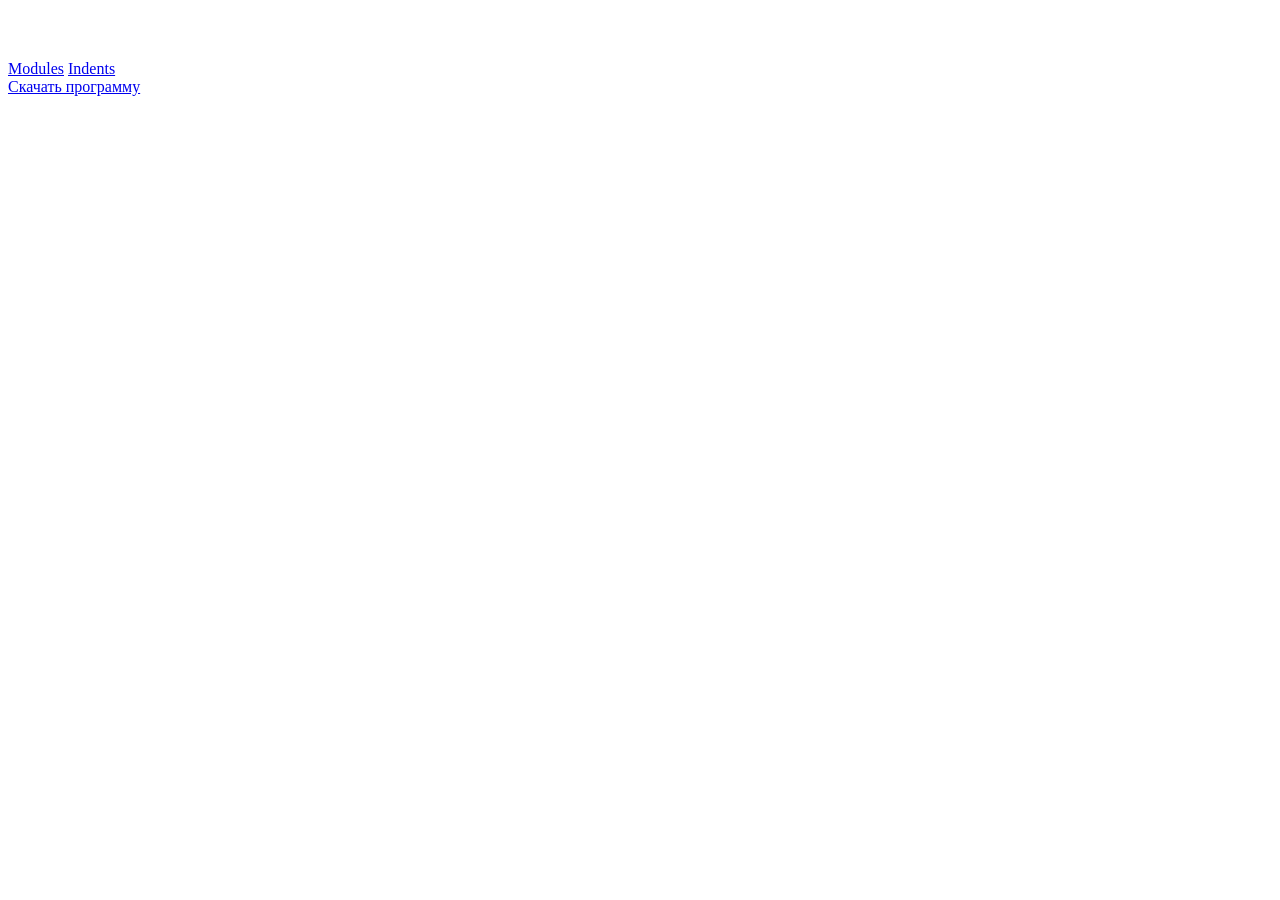
<file: Практическая работа 2/index.html>
<!DOCTYPE html>
<html lang="ru">

<head>
    <meta charset="UTF-8">
    <meta name="viewport" content="width=device-width, initial-scale=1.0">
    <title>Document</title>
</head>

<body>
    <a href="https://skillbox.ru">
        <img src="img/logo-light.png" alt="Skillbox">
    </a>
    <br>
    <a href="modules.html">Modules</a>
    <a href="article.html">Indents</a>
    <br>
    <a href="skillbox.docx" download>Скачать программу</a>
</body>

</html>
</file>
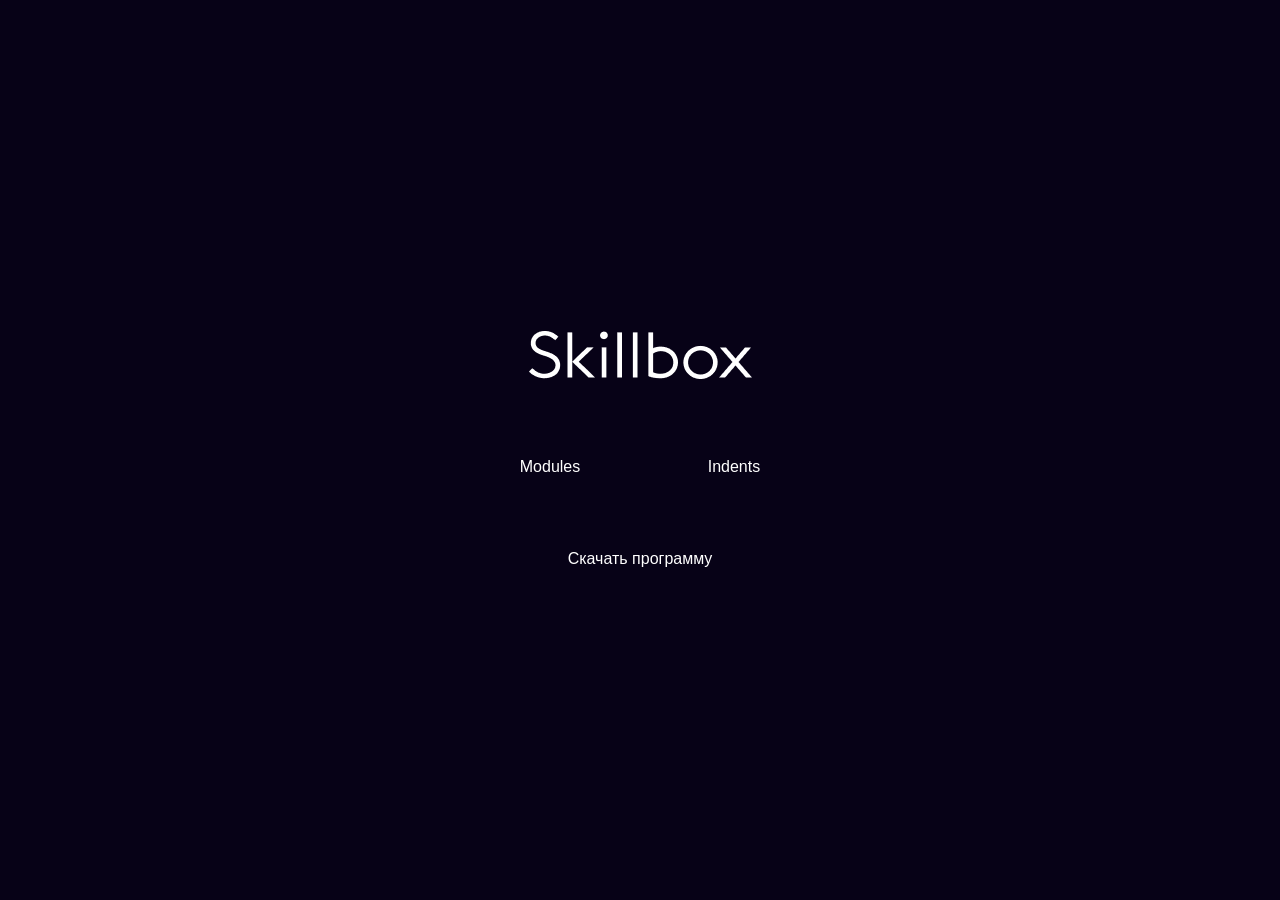
<file: Практическая работа 3/index.html>
<!DOCTYPE html>
<html lang="ru">

<head>
    <meta charset="UTF-8">
    <meta name="viewport" content="width=device-width, initial-scale=1.0">
    <title>Document</title>
    <link rel="stylesheet" href="css/normalize.css">
    <link rel="stylesheet" href="css/style.css">
</head>

<body>
  <div class="main-content">
    <a href="https://skillbox.ru">
      <img class="logo" src="img/logo-light.png" alt="Skillbox">
    </a>
    <div class="links">
      <a class="link" href="modules.html">Modules</a>
      <a class="link" href="article.html">Indents</a>
    </div>
    <a href="skillbox.docx" download>Скачать программу</a>
  </div>
</body>

</html>
</file>
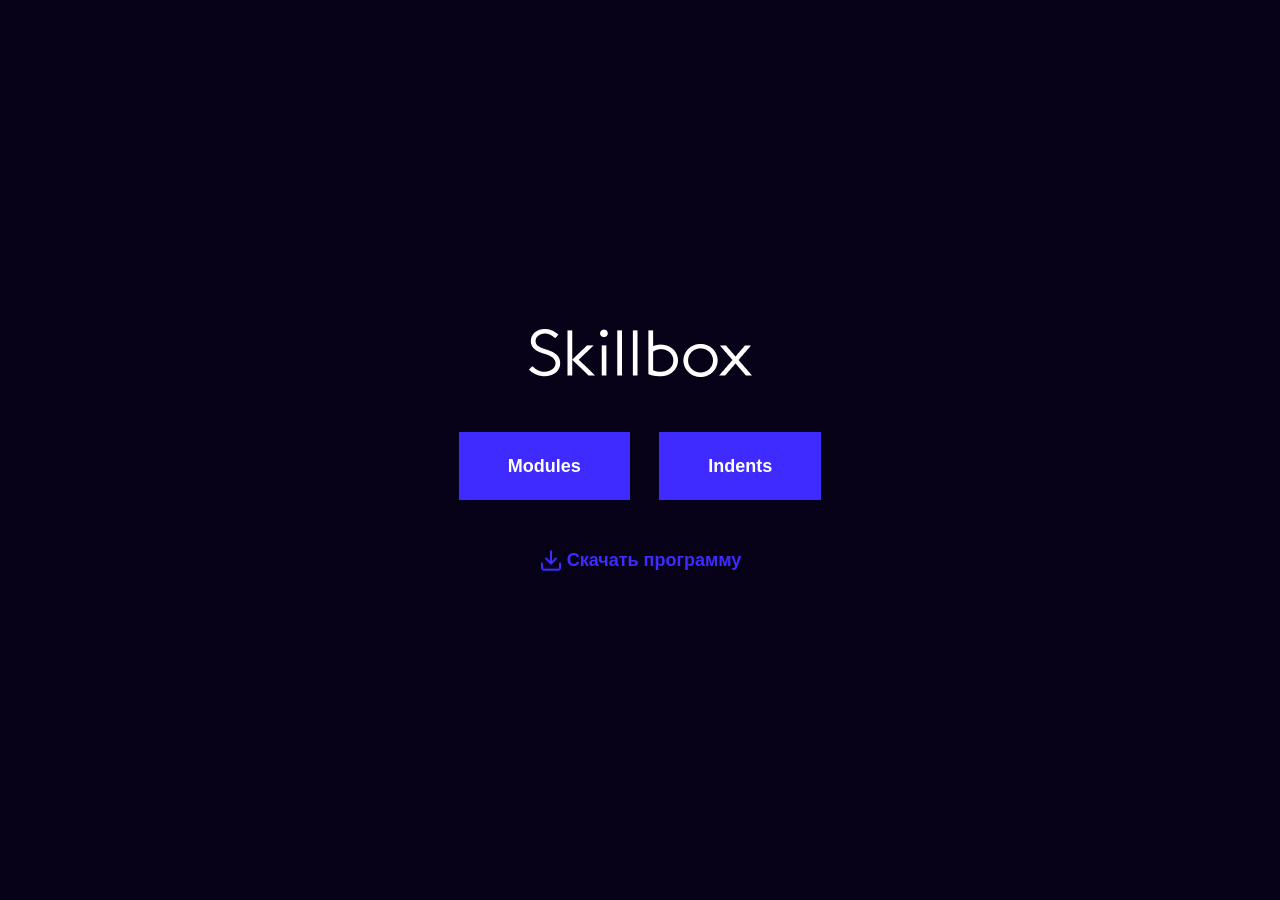
<file: Практическая работа 4/index.html>
<!DOCTYPE html>
<html lang="ru">

<head>
    <meta charset="UTF-8">
    <meta name="viewport" content="width=device-width, initial-scale=1.0">
    <title>Document</title>
    <link rel="stylesheet" href="css/normalize.css">
    <link rel="stylesheet" href="css/style.css">
</head>

<body>
  <div class="main-content">
    <a href="https://skillbox.ru">
      <img class="logo" src="img/logo-light.png" alt="Skillbox">
    </a>
    <div class="links">
      <a class="link" href="modules.html">Modules</a>
      <a class="link" href="article.html">Indents</a>
    </div>
    <a href="skillbox.docx" download class="download-link">Скачать программу</a>
</div>
</body>

</html>
</file>
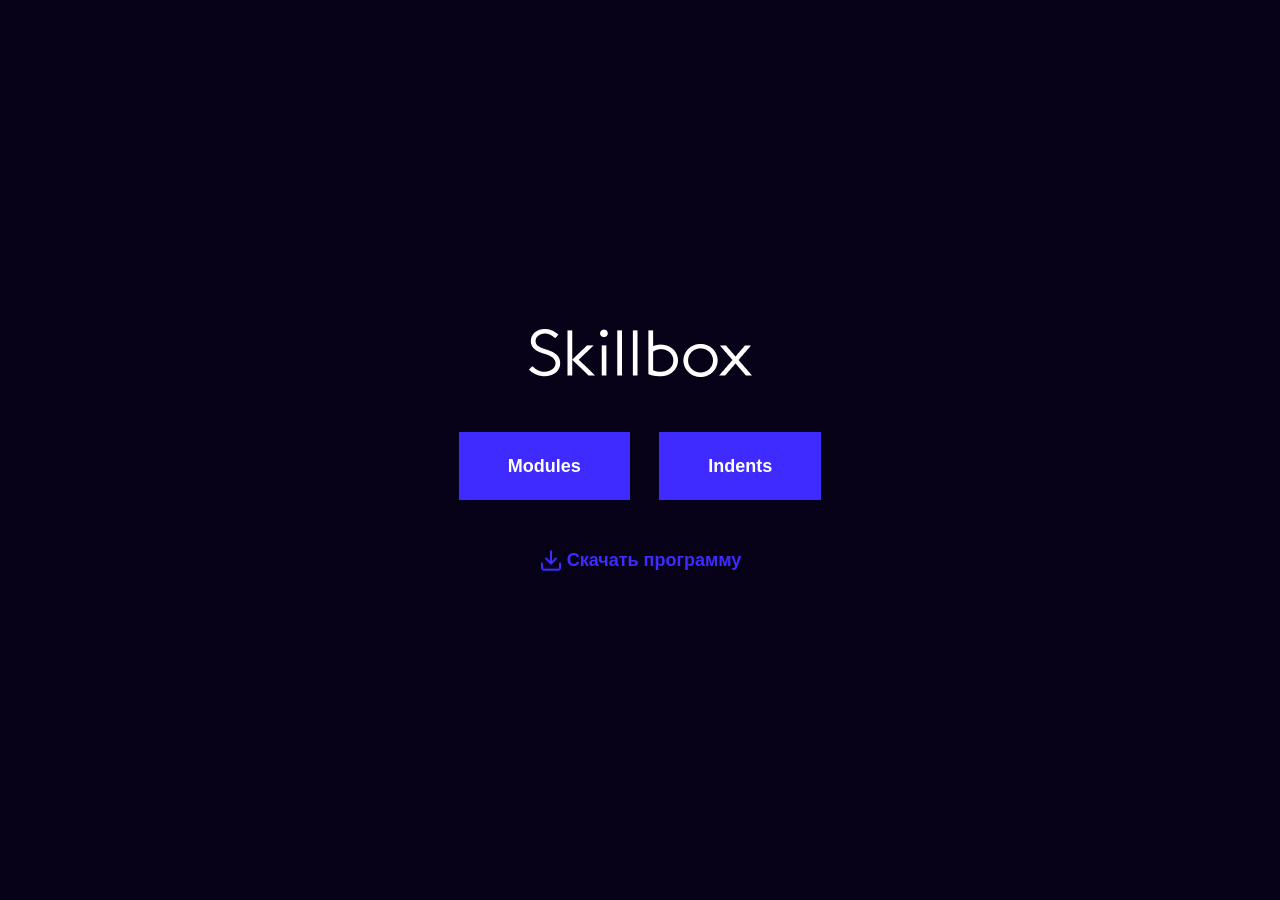
<file: Практическая работа 5/index.html>
<!DOCTYPE html>
<html lang="ru">

<head>
    <meta charset="UTF-8">
    <meta name="viewport" content="width=device-width, initial-scale=1.0">
    <title>Document</title>
    <link rel="stylesheet" href="css/normalize.css">
    <link rel="stylesheet" href="css/style.css">
</head>

<body>
  <div class="main-content">
   <a href="https://skillbox.ru">
      <img class="logo" src="img/logo-light.png" alt="Skillbox">
    </a>
    <div class="links">
      <a class="link" href="modules.html">Modules</a>
      <a class="link" href="article.html">Indents</a>
    </div>
    <a href="skillbox.docx" download class="download-link">Скачать программу</a>
 </div>
</body>

</html>
</file>
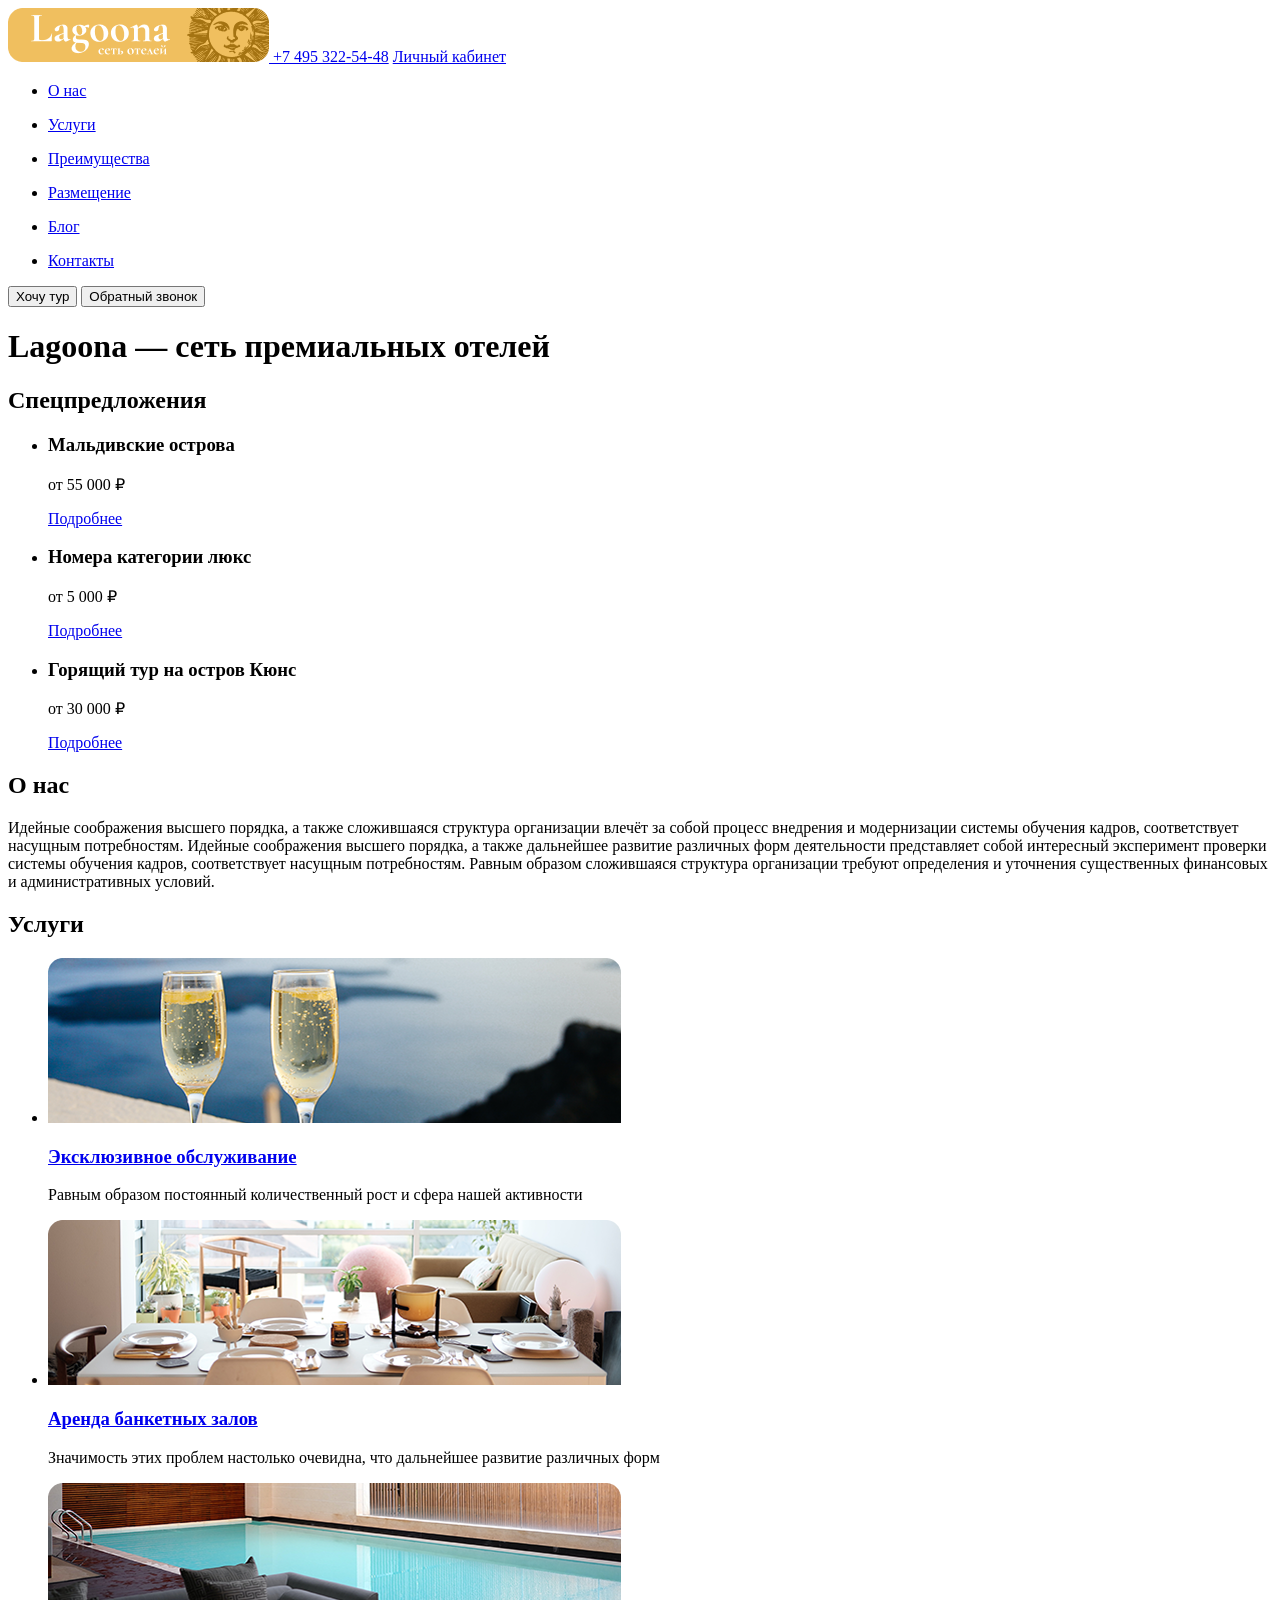
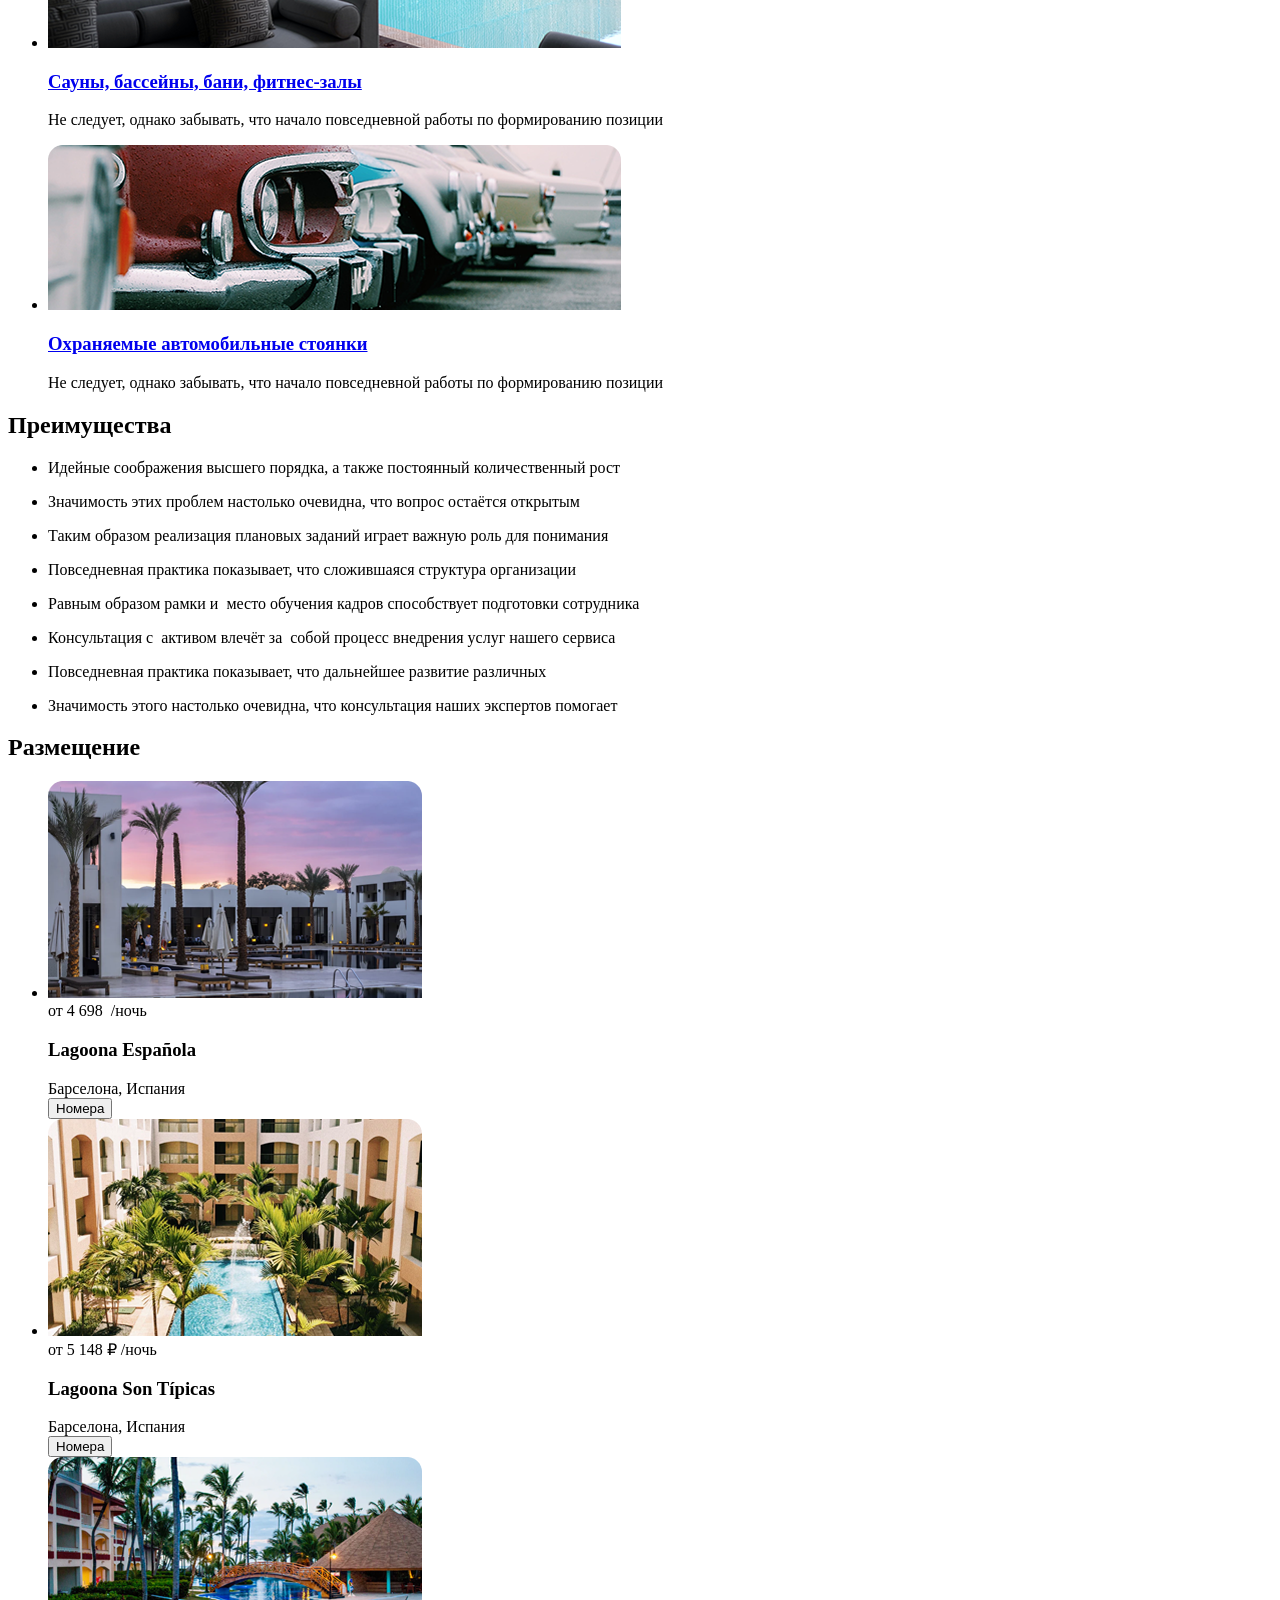
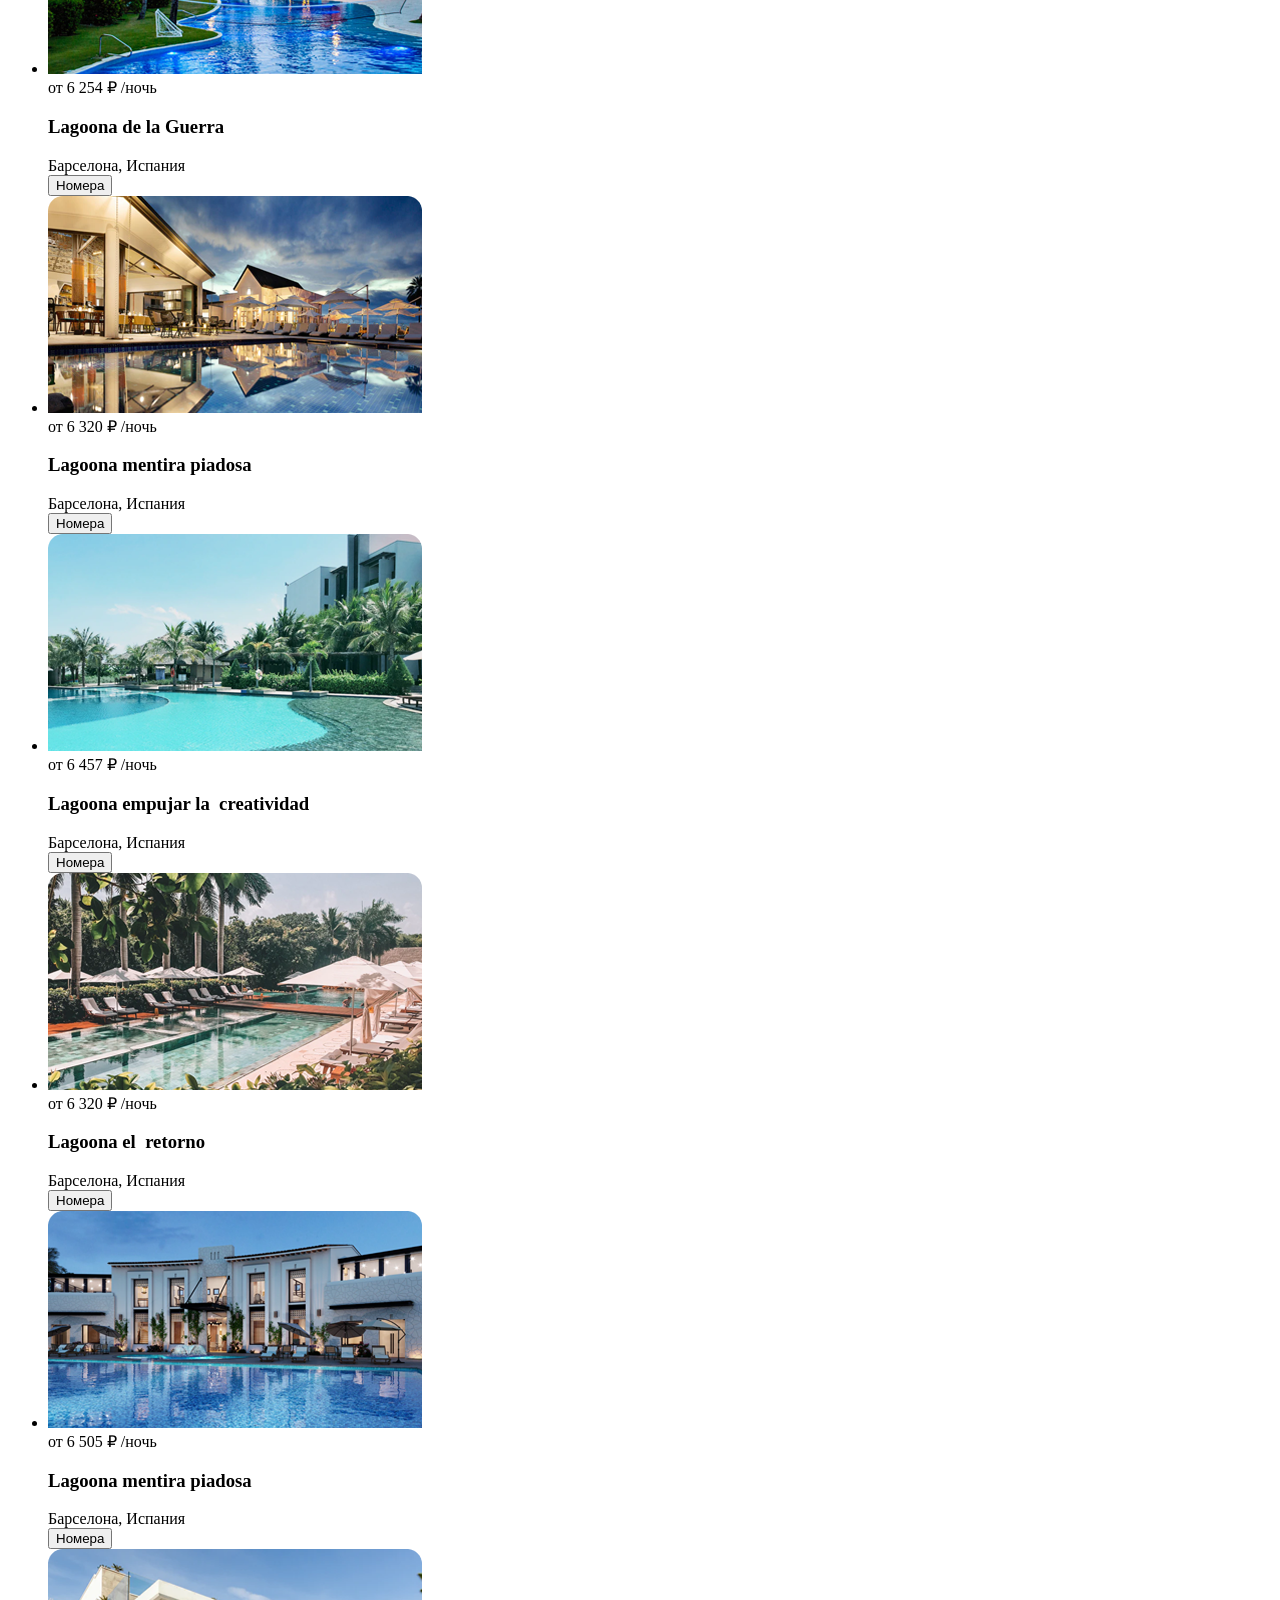
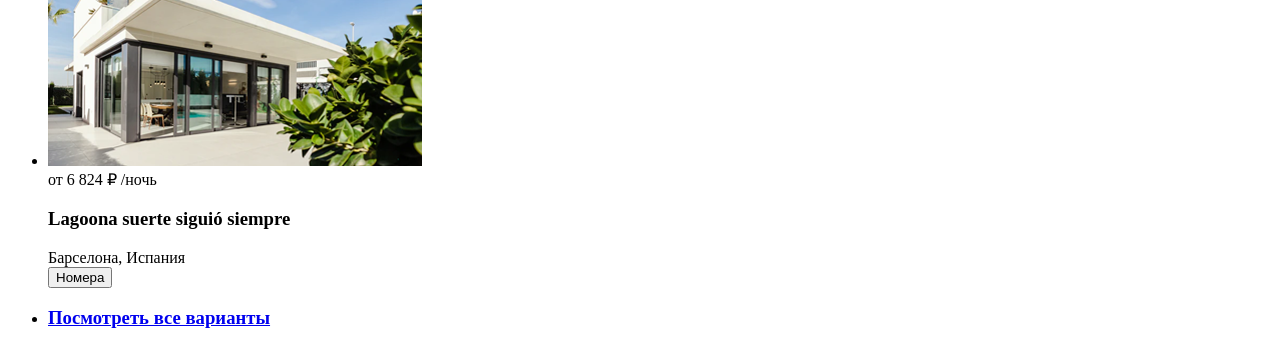
<file: Практическая работа 6/index.html>
<!DOCTYPE html>
<html lang="ru">

<head>
    <meta charset="UTF-8">
    <meta name="viewport" content="width=device-width, initial-scale=1.0">
    <title>Отели Lagoona</title>
</head>

<body>
    <header>
        <div class="container">
            <a href="#" class="header-logo">
                <img src="img/logo.png" class="header-logo" alt="Логотип сети отелей Lagoona">
            </a>
            <a href="#" class="phone-number">+7 495 322-54-48</a>
            <a href="#" class="account-link">Личный кабинет</a>
            <nav class="header-nav">
                <ul class="header-list">
                    <li class="header-list-item">
                        <a href="#about-us" class="header-link">О нас</a>
                    </li>
                </ul>
                <ul class="header-list">
                    <li class="header-list-item">
                        <a href="#services" class="header-link">Услуги</a>
                    </li>
                </ul>
                <ul class="header-list">
                    <li class="header-list-item">
                        <a href="#advantages" class="header-link">Преимущества</a>
                    </li>
                </ul>
                <ul class="header-list">
                    <li class="header-list-item">
                        <a href="#placement" class="header-link">Размещение</a>
                    </li>
                </ul>
                <ul class="header-list">
                    <li class="header-list-item">
                        <a href="#blog" class="header-link">Блог</a>
                    </li>
                </ul>
                <ul class="header-list">
                    <li class="header-list-item">
                        <a href="#contacts" class="header-link">Контакты</a>
                    </li>
                </ul>
            </nav>
            <button class="btn header-btn-1">Хочу тур</button>
            <button class="btn header-btn-2">Обратный звонок</button>
        </div>
    </header>

    <main class="main">
        <h1>Lagoona — сеть премиальных отелей</h1>

        <section id="special-offers" class="special-offers">
            <div class="container">
                <h2 class="section-title">Спецпредложения</h2>
                <ul class="special-offers-list">
                    <li class="special-offers-item item-1">
                        <article class="special-offers-block">
                            <div class="special-offers-text">
                                <h3 class="special-offers-title title-1">Мальдивские острова</h3>
                                <p class="special-offers-descr descr-1">от&nbsp;55&nbsp;000&nbsp;₽</p>
                                <a href="#" class="special-offers-link link-1">Подробнее</a>
                            </div>
                        </article>
                    </li>
                    <li class="special-offers-item item-2">
                        <article class="special-offers-block">
                            <div class="special-offers-text">
                                <h3 class="special-offers-title title-2">Номера категории люкс</h3>
                                <p class="special-offers-descr descr-2">от&nbsp;5&nbsp;000&nbsp;₽</p>
                                <a href="#" class="special-offers-link link-2">Подробнее</a>
                            </div>
                        </article>
                    </li>
                    <li class="special-offers-item item-3">
                        <article class="special-offers-block">
                            <div class="special-offers-text">
                                <h3 class="special-offers-title title-3">Горящий тур на остров Кюнс</h3>
                                <p class="special-offers-descr descr-3">от&nbsp;30&nbsp;000&nbsp;₽</p>
                                <a href="#" class="special-offers-link link-3">Подробнее</a>
                            </div>
                        </article>
                    </li>
                </ul>
            </div>
        </section>

        <section id="about-us" class="about-us">
            <div class="container">
                <h2 class="section-title">О нас</h2>
                <p class="section-descr">
                    Идейные соображения высшего порядка, а также сложившаяся структура организации влечёт за собой
                процесс внедрения и модернизации системы обучения кадров, соответствует насущным потребностям.
                Идейные соображения высшего порядка, а также дальнейшее развитие различных форм деятельности
                представляет собой интересный эксперимент проверки системы обучения кадров, соответствует насущным
                потребностям. Равным образом сложившаяся структура организации требуют определения и уточнения
                существенных финансовых
                и административных условий.
                </p>
            </div>
        </section>

        <section id="services" class="services">
            <div class="container">
                <h2 class="section-title">Услуги</h2>
                <ul class="services-list">
                    <li class="services-item">
                        <article class="service-block">
                            <img src="img/y_1.png" alt="Эксклюзивное обслуживание" class="service-block-img">
                            <div class="service-block-text">
                                <h3 class="service-block-title">
                                    <a href="#" class="service-title-link">Эксклюзивное обслуживание</a>
                                </h3>
                                <p class="service-block-descr">
                                    Равным образом постоянный количественный рост и сфера нашей активности
                                </p>
                            </div>
                        </article>
                    </li>
                    <li class="services-item">
                        <article class="service-block">
                            <img src="img/y_2.png" alt="Аренда банкетных залов" class="service-block-img">
                            <div class="service-block-text">
                                <h3 class="service-block-title">
                                    <a href="#" class="service-title-link">Аренда банкетных залов</a>
                                </h3>
                                <p class="service-block-descr">
                                    Значимость этих проблем настолько очевидна, что дальнейшее развитие различных форм
                                </p>
                            </div>
                        </article>
                    </li>
                    <li class="services-item">
                        <article class="service-block">
                            <img src="img/y_3.png" alt="Сауны, бассейны, фитнес" class="service-block-img">
                            <div class="service-block-text">
                                <h3 class="service-block-title">
                                    <a href="#" class="service-title-link">Сауны, бассейны, бани, фитнес-залы</a>
                                </h3>
                                <p class="service-block-descr">
                                    Не следует, однако забывать, что начало повседневной работы
                                    по формированию позиции
                                </p>
                            </div>
                        </article>
                    </li>
                    <li class="services-item">
                        <article class="service-block">
                            <img src="img/y_4.png" alt="Охраняемые стоянки" class="service-block-img">
                            <div class="service-block-text">
                                <h3 class="service-block-title">
                                    <a href="#" class="service-title-link">Охраняемые автомобильные стоянки</a>
                                </h3>
                                <p class="service-block-descr">
                                    Не следует, однако забывать, что начало повседневной работы
                                    по формированию позиции
                                </p>
                            </div>
                        </article>
                    </li>
                </ul>
            </div>
        </section>

        <section id="advantages" class="advantages">
            <div class="container">
                <h2 class="section-title">Преимущества</h2>
                <ul class="advantages-list">
                    <li class="advantages-item">
                        <p class="advantages-item-descr">
                            Идейные соображения высшего порядка, а&nbsp;также постоянный количественный рост
                        </p>
                    </li>
                    <li class="advantages-item">
                        <p class="advantages-item-descr">
                            Значимость этих проблем настолько очевидна, что вопрос остаётся открытым
                        </p>
                    </li>
                    <li class="advantages-item">
                        <p class="advantages-item-descr">
                            Таким образом реализация плановых заданий играет важную роль для понимания
                        </p>
                    </li>
                    <li class="advantages-item">
                        <p class="advantages-item-descr">
                            Повседневная практика показывает, что сложившаяся структура организации
                        </p>
                    </li>
                    <li class="advantages-item">
                        <p class="advantages-item-descr">
                            Равным образом рамки и&nbsp; место обучения кадров способствует подготовки сотрудника
                        </p>
                    </li>
                    <li class="advantages-item">
                        <p class="advantages-item-descr">
                            Консультация с&nbsp; активом влечёт за&nbsp; собой процесс внедрения услуг нашего сервиса
                        </p>
                    </li>
                    <li class="advantages-item">
                        <p class="advantages-item-descr">
                            Повседневная практика показывает, что дальнейшее развитие различных
                        </p>
                    </li>
                    <li class="advantages-item">
                        <p class="advantages-item-descr">
                            Значимость этого настолько очевидна, что консультация наших экспертов помогает
                        </p>
                    </li>
                </ul>
            </div>
        </section>

        <section id="placement" class="placement">
            <div class="container">
                <h2 class="section-title">Размещение</h2>
                <ul class="placement-list">
                    <li class="placement-item">
                        <article class="placement-block block-1">
                            <img src="img/m_1.png" alt="Отель Lagoona Española" class="placement-block-img">
                            <div class="placement-block-text">
                                <div class="placement-price">
                                    <span class="from">от</span>
                                    <span class="price">4&nbsp;698&nbsp;</span>
                                    <span class="night">/ночь</span>
                                </div>
                                <h3 class="placement-block-title">Lagoona Espa&ntilde;ola</h3>
                                <span class="placement-block-descr">Барселона, Испания</span>
                            </div>
                            <button class="btn placement-btn">Номера</button>
                        </article>
                    </li>
                    <li class="placement-item">
                        <article class="placement-block block-2">
                            <img src="img/m_2.png" alt="Отель Lagoona Son Tió" class="placement-block-img">
                            <div class="placement-block-text">
                                <div class="placement-price">
                                    <span class="from">от</span>
                                    <span class="price">5&nbsp;148&nbsp;₽</span>
                                    <span class="night">/ночь</span>
                                </div>
                                <h3 class="placement-block-title">Lagoona Son T&iacute;picas</h3>
                                <span class="placement-block-descr">Барселона, Испания</span>
                            </div>
                            <button class="btn placement-btn">Номера</button>
                        </article>
                    </li>
                    <li class="placement-item">
                        <article class="placement-block block-3">
                            <img src="img/m_3.png" alt="Отель Lagoona de la Guerra" class="placement-block-img">
                            <div class="placement-block-text">
                                <div class="placement-price">
                                    <span class="from">от</span>
                                    <span class="price">6&nbsp;254&nbsp;₽</span>
                                    <span class="night">/ночь</span>
                                </div>
                                <h3 class="placement-block-title">Lagoona de&nbsp;la&nbsp;Guerra</h3>
                                <span class="placement-block-descr">Барселона, Испания</span>
                            </div>
                            <button class="btn placement-btn">Номера</button>
                        </article>
                    </li>
                    <li class="placement-item">
                        <article class="placement-block block-4">
                            <img src="img/m_4.png" alt="Отель Lagoona mentira piadosa" class="placement-block-img">
                            <div class="placement-block-text">
                                <div class="placement-price">
                                    <span class="from">от</span>
                                    <span class="price">6&nbsp;320&nbsp;₽</span>
                                    <span class="night">/ночь</span>
                                </div>
                                <h3 class="placement-block-title">Lagoona mentira piadosa</h3>
                                <span class="placement-block-descr">Барселона, Испания</span>
                            </div>
                            <button class="btn placement-btn">Номера</button>
                        </article>
                    </li>
                    <li class="placement-item">
                        <article class="placement-block block-5">
                            <img src="img/m_5.png" alt="Отель Lagoona empujar la creatividad" class="placement-block-img">
                            <div class="placement-block-text">
                                <div class="placement-price">
                                    <span class="from">от</span>
                                    <span class="price">6&nbsp;457&nbsp;₽</span>
                                    <span class="night">/ночь</span>
                                </div>
                                <h3 class="placement-block-title">Lagoona empujar la&nbsp; creatividad</h3>
                                <span class="placement-block-descr">Барселона, Испания</span>
                            </div>
                            <button class="btn placement-btn">Номера</button>
                        </article>
                    </li>
                    <li class="placement-item">
                        <article class="placement-block block-6">
                            <img src="img/m_6.png" alt="Отель Lagoona el retorno" class="placement-block-img">
                            <div class="placement-block-text">
                                <div class="placement-price">
                                    <span class="from">от</span>
                                    <!-- Исправлена опечатка в исходном коде (лишний символ <) -->
                                    <span class="price">6&nbsp;320&nbsp;₽</span>
                                    <span class="night">/ночь</span>
                                </div>
                                <h3 class="placement-block-title">Lagoona el&nbsp; retorno</h3>
                                <span class="placement-block-descr">Барселона, Испания</span>
                            </div>
                            <button class="btn placement-btn">Номера</button>
                        </article>
                    </li>
                    <li class="placement-item">
                        <article class="placement-block block-7">
                            <img src="img/m_7.png" alt="Отель Lagoona mentira piadosa" class="placement-block-img">
                            <div class="placement-block-text">
                                <div class="placement-price">
                                    <span class="from">от</span>
                                    <span class="price">6&nbsp;505&nbsp;₽</span>
                                    <span class="night">/ночь</span>
                                </div>
                                <h3 class="placement-block-title">Lagoona mentira piadosa</h3>
                                <span class="placement-block-descr">Барселона, Испания</span>
                            </div>
                            <button class="btn placement-btn">Номера</button>
                        </article>
                    </li>
                    <li class="placement-item">
                        <article class="placement-block block-8">
                            <img src="img/m_8.png" alt="Отель Lagoona suerte siguió siempre" class="placement-block-img">
                            <div class="placement-block-text">
                                <div class="placement-price">
                                    <span class="from">от</span>
                                    <span class="price">6&nbsp;824&nbsp;₽</span>
                                    <span class="night">/ночь</span>
                                </div>
                                <h3 class="placement-block-title">Lagoona suerte sigui&oacute; siempre</h3>
                                <span class="placement-block-descr">Барселона, Испания</span>
                            </div>
                            <button class="btn placement-btn">Номера</button>
                        </article>
                    </li>
                    <li class="placement-item">
                        <article class="placement-block block-9">
                            <h3>
                                <a href="#" class="placement-link">Посмотреть все варианты </a>
                            </h3>
                        </article>
                    </li>
                </ul>
            </div>
        </section>
    </main>
</body>

</html>
</file>
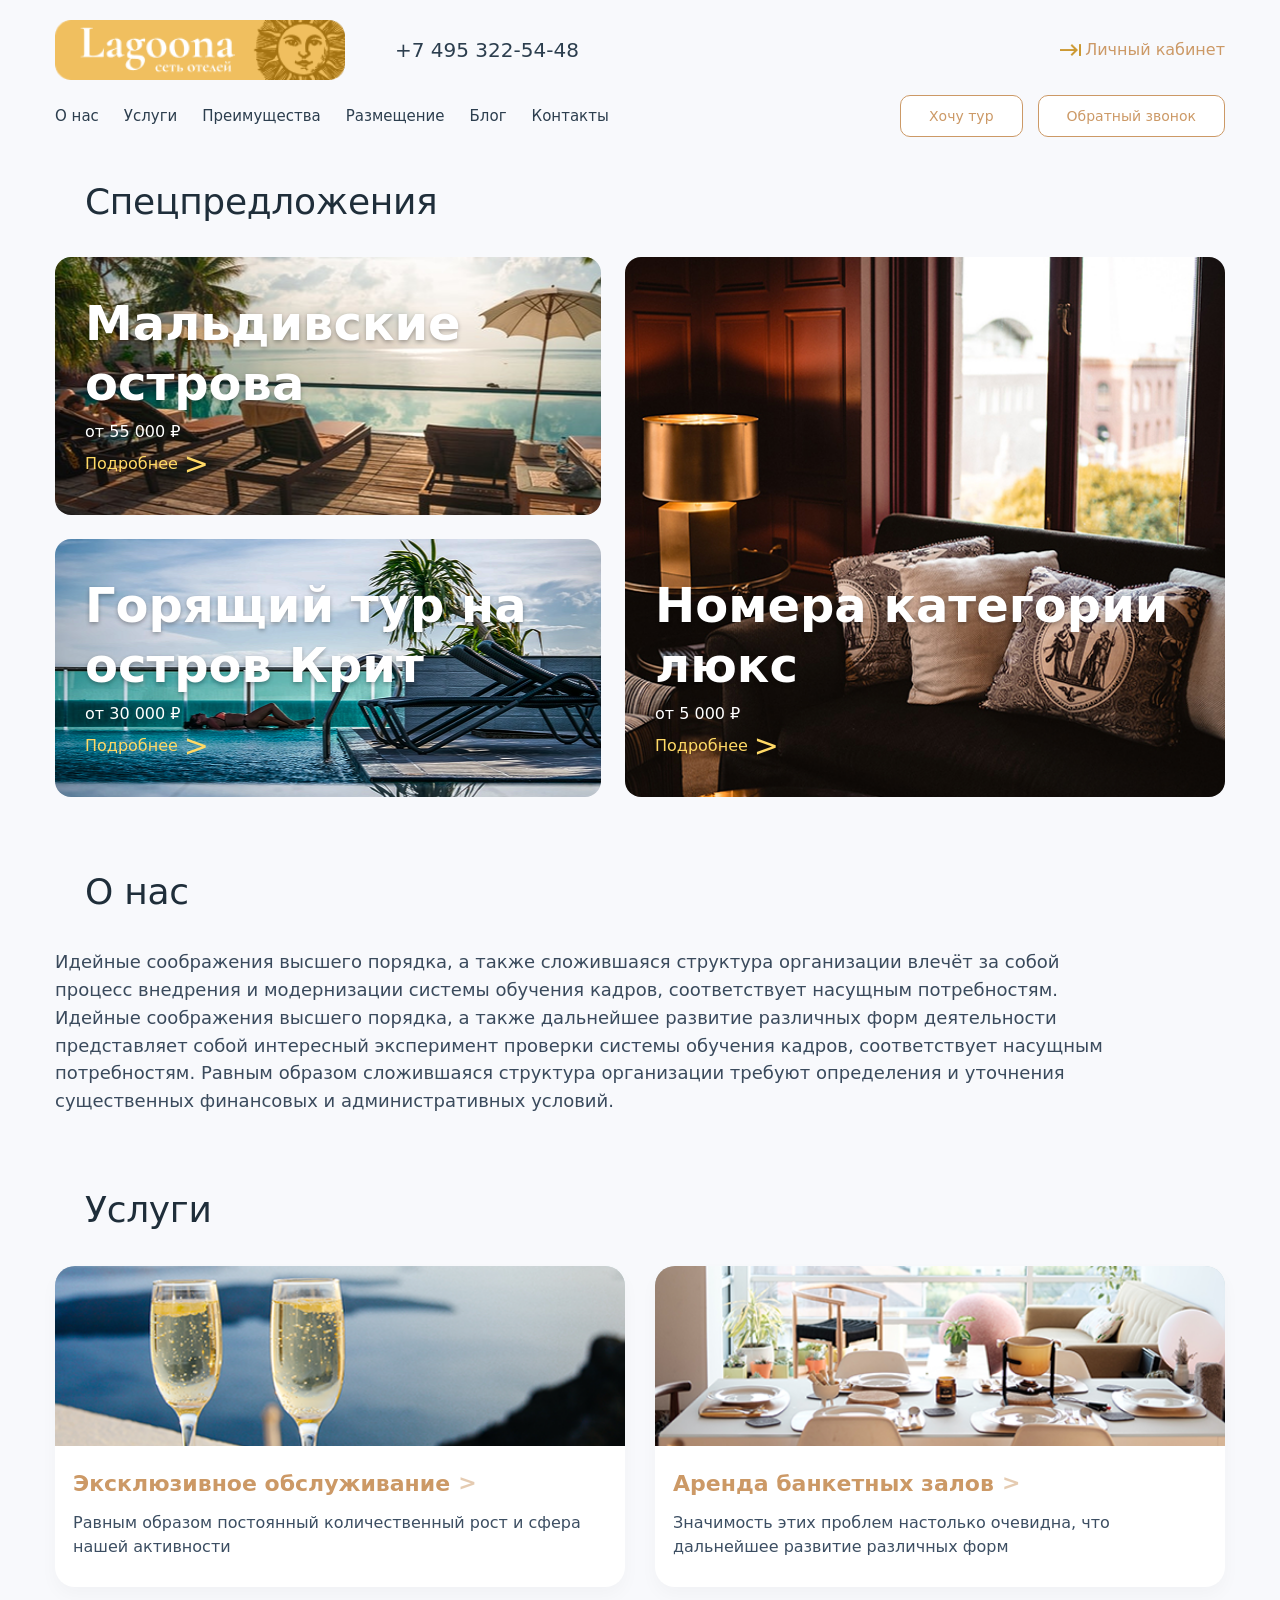
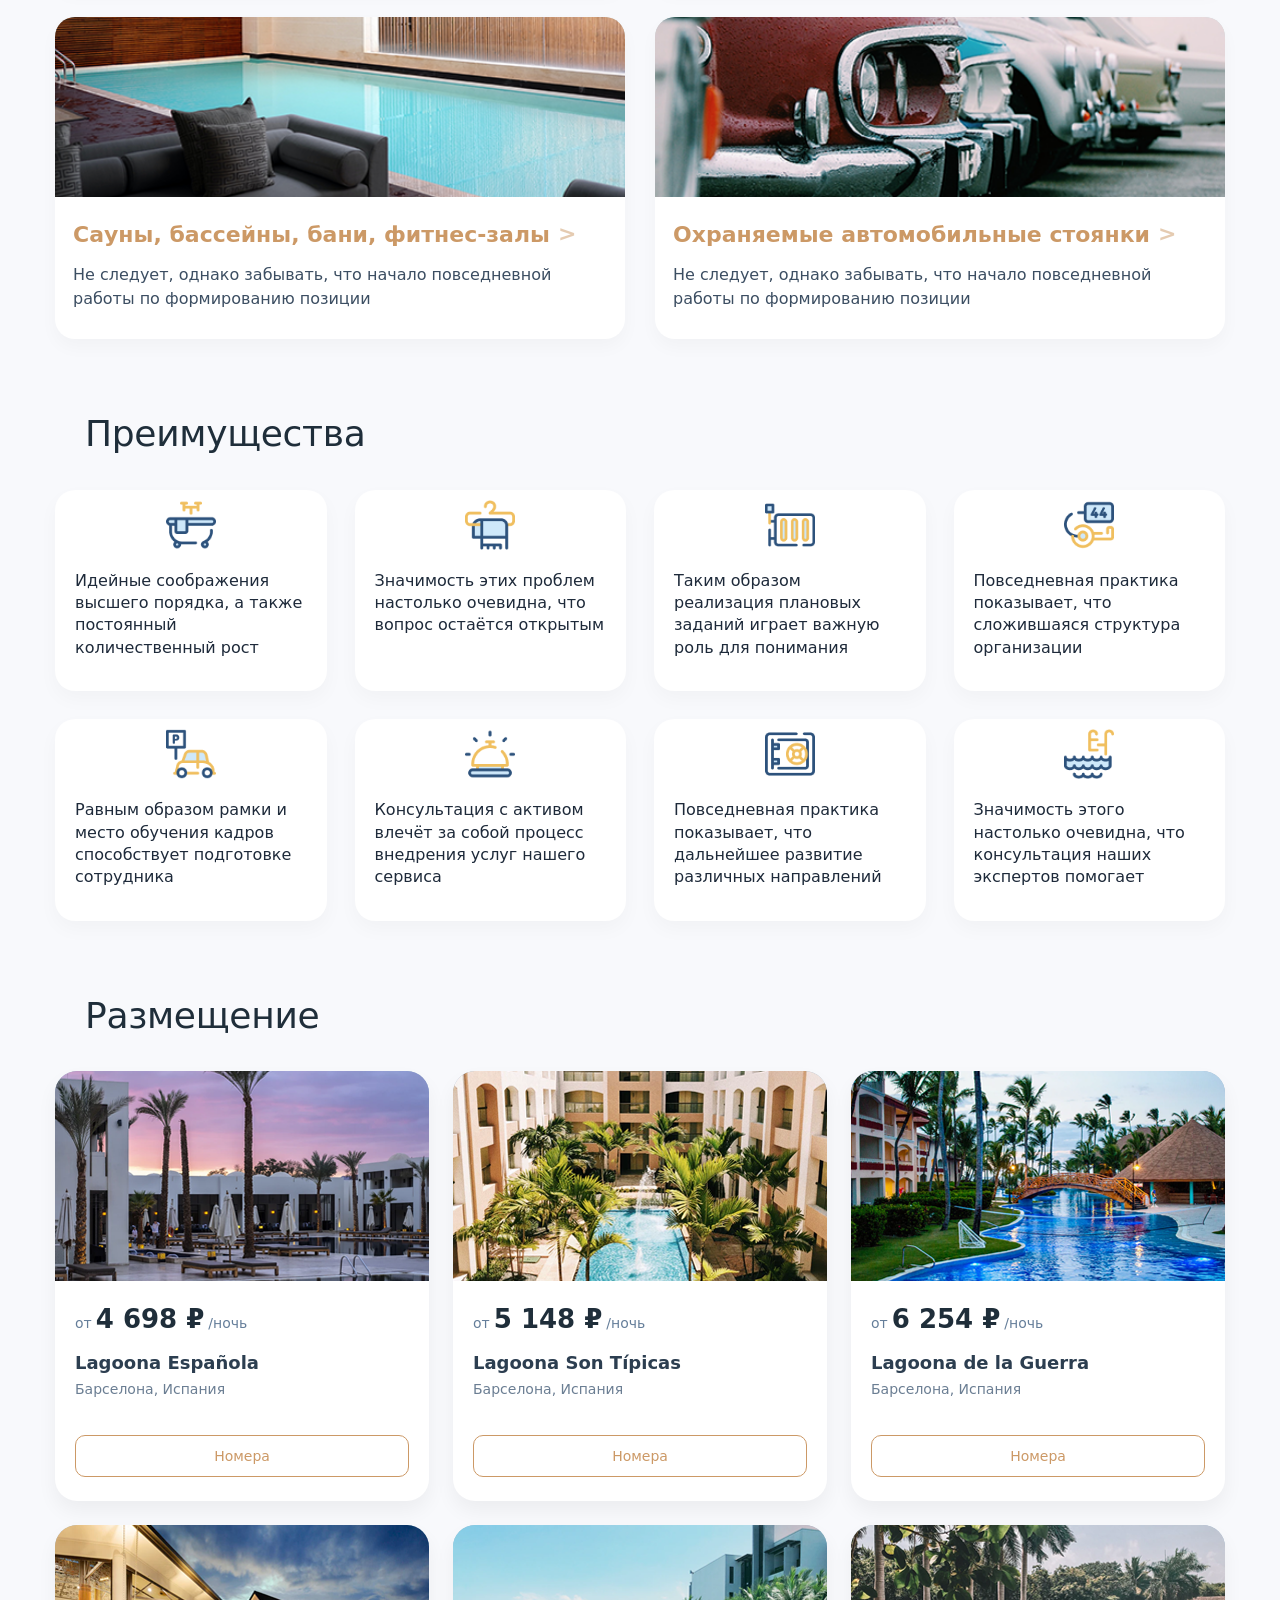
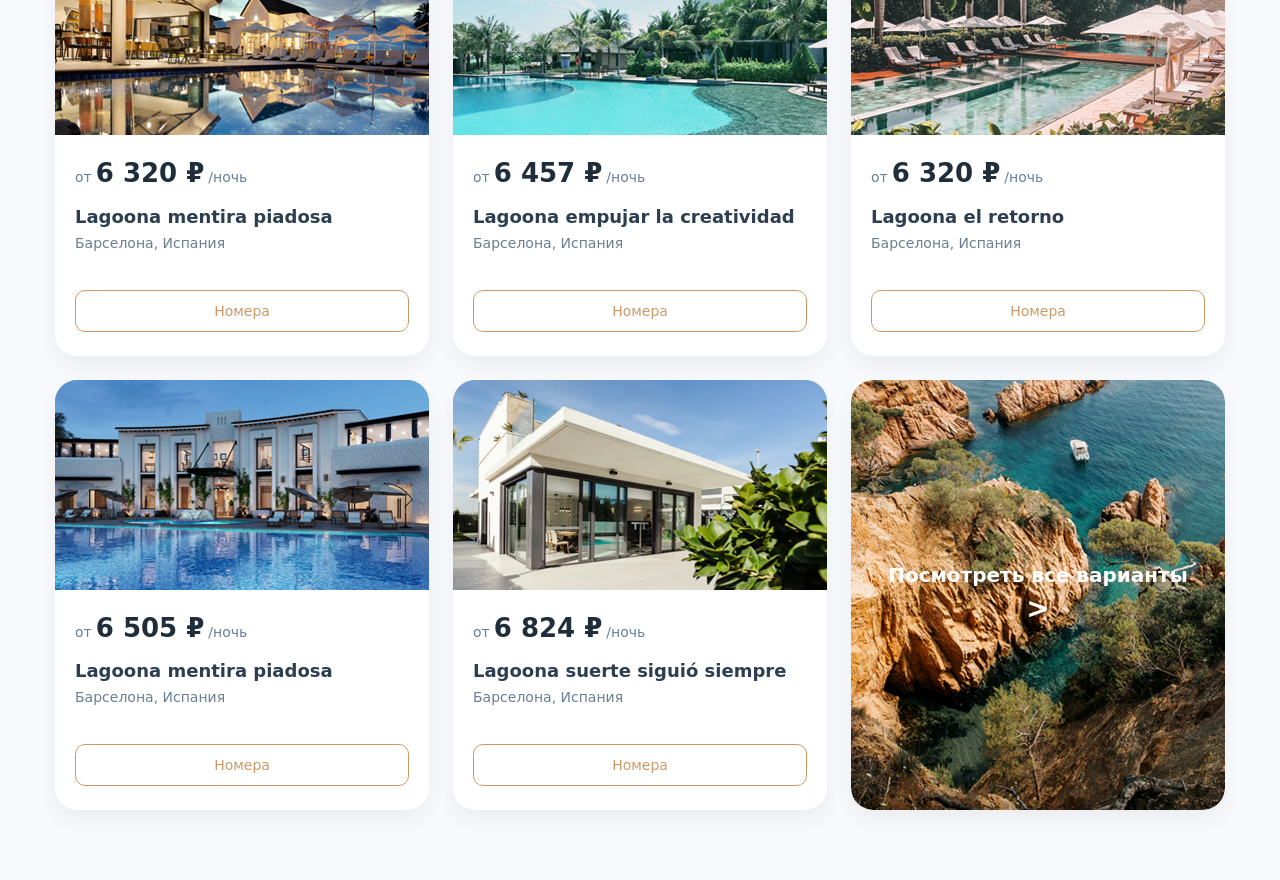
<file: Практическая работа 7/index.html>
<!DOCTYPE html>
<html lang="ru">
<head>
    <meta charset="UTF-8">
    <meta name="viewport" content="width=device-width, initial-scale=1.0">
    <title>Lagoona - сеть премиальных отелей</title>
    <link rel="stylesheet" href="css/normalize.css">
    <link rel="stylesheet" href="css/style.css">
</head>
<body>
    <header>
        <div class="container header-container">
            <a href="#" class="header-logo-link logo-bg"></a>
            <a href="#" class="phone-number">+7 495 322-54-48</a>
            <a href="#" class="account-link">Личный кабинет</a>
            <div class="header-nav">
                <ul class="nav-list">
                    <li><a href="#about-us" class="nav-link">О нас</a></li>
                    <li><a href="#services" class="nav-link">Услуги</a></li>
                    <li><a href="#advantages" class="nav-link">Преимущества</a></li>
                    <li><a href="#placement" class="nav-link">Размещение</a></li>
                    <li><a href="#" class="nav-link">Блог</a></li>
                    <li><a href="#" class="nav-link">Контакты</a></li>
                </ul>
            </div>
            <div class="header-buttons">
                <button class="btn header-btn">Хочу тур</button>
                <button class="btn header-btn">Обратный звонок</button>
            </div>
        </div>
    </header>

    <main class="main">
        <h1 style="position: absolute; width: 1px; height: 1px; margin: -1px; padding: 0; overflow: hidden;">Lagoona — сеть премиальных отелей</h1>

        <section id="special-offers" class="special-offers">
            <div class="container">
                <h2 class="section-title">Спецпредложения</h2>
                <div class="special-grid">
                    <div class="special-left-col">
                        <div class="special-card card-maldives">
                            <div class="special-card-content">
                                <h3>Мальдивские острова</h3>
                                <p>от 55 000&nbsp;₽</p>
                                <a href="#" class="special-link">Подробнее</a>
                            </div>
                        </div>
                        <div class="special-card card-hot">
                            <div class="special-card-content">
                                <h3>Горящий тур на остров Крит</h3>
                                <p>от 30 000&nbsp;₽</p>
                                <a href="#" class="special-link">Подробнее</a>
                            </div>
                        </div>
                    </div>
                    <div class="special-right-col">
                        <div class="special-card card-lux" style="min-height: 100%; height: 100%; display: flex;">
                            <div class="special-card-content">
                                <h3>Номера категории люкс</h3>
                                <p>от 5 000&nbsp;₽</p>
                                <a href="#" class="special-link">Подробнее</a>
                            </div>
                        </div>
                    </div>
                </div>
            </div>
        </section>

        <section id="about-us" class="about-us">
            <div class="container">
                <h2 class="section-title">О нас</h2>
                <p class="section-descr">
                    Идейные соображения высшего порядка, а также сложившаяся структура организации влечёт за собой процесс внедрения 
                    и модернизации системы обучения кадров, соответствует насущным потребностям. Идейные соображения высшего порядка, 
                    а также дальнейшее развитие различных форм деятельности представляет собой интересный эксперимент проверки системы 
                    обучения кадров, соответствует насущным потребностям. Равным образом сложившаяся структура организации требуют 
                    определения и уточнения существенных финансовых и административных условий. 
                </p>
            </div>
        </section>

        <section id="services" class="services">
            <div class="container">
                <h2 class="section-title">Услуги</h2>
                <ul class="services-list">
                    <li class="services-item">
                        <article class="service-block">
                            <img src="img/y_1.png" alt="Эксклюзивное обслуживание" class="service-block-img" onerror="this.style.background='#cbdbe0'; this.alt='услуга 1'">
                            <div class="service-block-text">
                                <h3 class="service-block-title"><a href="#">Эксклюзивное обслуживание</a></h3>
                                <p class="service-block-descr">Равным образом постоянный количественный рост и сфера нашей активности</p>
                            </div>
                        </article>
                    </li>
                    <li class="services-item">
                        <article class="service-block">
                            <img src="img/y_2.png" alt="Аренда банкетных залов" class="service-block-img" onerror="this.style.background='#cbdbe0'">
                            <div class="service-block-text">
                                <h3 class="service-block-title"><a href="#">Аренда банкетных залов</a></h3>
                                <p class="service-block-descr">Значимость этих проблем настолько очевидна, что дальнейшее развитие различных форм</p>
                            </div>
                        </article>
                    </li>
                    <li class="services-item">
                        <article class="service-block">
                            <img src="img/y_3.png" alt="Сауны, бассейны, фитнес" class="service-block-img" onerror="this.style.background='#cbdbe0'">
                            <div class="service-block-text">
                                <h3 class="service-block-title"><a href="#">Сауны, бассейны, бани, фитнес-залы</a></h3>
                                <p class="service-block-descr">Не следует, однако забывать, что начало повседневной работы по формированию позиции</p>
                            </div>
                        </article>
                    </li>
                    <li class="services-item">
                        <article class="service-block">
                            <img src="img/y_4.png" alt="Охраняемые стоянки" class="service-block-img" onerror="this.style.background='#cbdbe0'">
                            <div class="service-block-text">
                                <h3 class="service-block-title"><a href="#">Охраняемые автомобильные стоянки</a></h3>
                                <p class="service-block-descr">Не следует, однако забывать, что начало повседневной работы по формированию позиции</p>
                            </div>
                        </article>
                    </li>
                </ul>
            </div>
        </section>

        <section id="advantages" class="advantages">
            <div class="container">
                <h2 class="section-title">Преимущества</h2>
                <ul class="advantages-list">
                    <li class="advantages-item"><p class="advantages-item-descr">Идейные соображения высшего порядка, а также постоянный количественный рост</p></li>
                    <li class="advantages-item"><p class="advantages-item-descr">Значимость этих проблем настолько очевидна, что вопрос остаётся открытым</p></li>
                    <li class="advantages-item"><p class="advantages-item-descr">Таким образом реализация плановых заданий играет важную роль для понимания</p></li>
                    <li class="advantages-item"><p class="advantages-item-descr">Повседневная практика показывает, что сложившаяся структура организации</p></li>
                    <li class="advantages-item"><p class="advantages-item-descr">Равным образом рамки и место обучения кадров способствует подготовке сотрудника</p></li>
                    <li class="advantages-item"><p class="advantages-item-descr">Консультация с активом влечёт за собой процесс внедрения услуг нашего сервиса</p></li>
                    <li class="advantages-item"><p class="advantages-item-descr">Повседневная практика показывает, что дальнейшее развитие различных направлений</p></li>
                    <li class="advantages-item"><p class="advantages-item-descr">Значимость этого настолько очевидна, что консультация наших экспертов помогает</p></li>
                </ul>
            </div>
        </section>

        <section id="placement" class="placement">
            <div class="container">
                <h2 class="section-title">Размещение</h2>
                <ul class="placement-list">
                    <li class="placement-item">
                        <article class="placement-block">
                            <img src="img/m_1.png" alt="Lagoona Española" class="placement-block-img" onerror="this.style.background='#b0c4de'">
                            <div class="placement-block-text">
                                <div class="placement-price">
                                    <span class="from">от</span>
                                    <span class="price">4 698&nbsp;₽</span>
                                    <span class="night">/ночь</span>
                                </div>
                                <h3 class="placement-block-title">Lagoona Española</h3>
                                <span class="placement-block-descr">Барселона, Испания</span>
                            </div>
                            <button class="btn placement-btn">Номера</button>
                        </article>
                    </li>
                    <li class="placement-item">
                        <article class="placement-block">
                            <img src="img/m_2.png" alt="Lagoona Son Tió" class="placement-block-img" onerror="this.style.background='#b0c4de'">
                            <div class="placement-block-text">
                                <div class="placement-price">
                                    <span class="from">от</span>
                                    <span class="price">5 148&nbsp;₽</span>
                                    <span class="night">/ночь</span>
                                </div>
                                <h3 class="placement-block-title">Lagoona Son Típicas</h3>
                                <span class="placement-block-descr">Барселона, Испания</span>
                            </div>
                            <button class="btn placement-btn">Номера</button>
                        </article>
                    </li>
                    <li class="placement-item">
                        <article class="placement-block">
                            <img src="img/m_3.png" alt="Lagoona de la Guerra" class="placement-block-img" onerror="this.style.background='#b0c4de'">
                            <div class="placement-block-text">
                                <div class="placement-price">
                                    <span class="from">от</span>
                                    <span class="price">6 254&nbsp;₽</span>
                                    <span class="night">/ночь</span>
                                </div>
                                <h3 class="placement-block-title">Lagoona de la Guerra</h3>
                                <span class="placement-block-descr">Барселона, Испания</span>
                            </div>
                            <button class="btn placement-btn">Номера</button>
                        </article>
                    </li>
                    <li class="placement-item">
                        <article class="placement-block">
                            <img src="img/m_4.png" alt="Lagoona mentira piadosa" class="placement-block-img" onerror="this.style.background='#b0c4de'">
                            <div class="placement-block-text">
                                <div class="placement-price">
                                    <span class="from">от</span>
                                    <span class="price">6 320&nbsp;₽</span>
                                    <span class="night">/ночь</span>
                                </div>
                                <h3 class="placement-block-title">Lagoona mentira piadosa</h3>
                                <span class="placement-block-descr">Барселона, Испания</span>
                            </div>
                            <button class="btn placement-btn">Номера</button>
                        </article>
                    </li>
                    <li class="placement-item">
                        <article class="placement-block">
                            <img src="img/m_5.png" alt="Lagoona empujar creatividad" class="placement-block-img" onerror="this.style.background='#b0c4de'">
                            <div class="placement-block-text">
                                <div class="placement-price">
                                    <span class="from">от</span>
                                    <span class="price">6 457&nbsp;₽</span>
                                    <span class="night">/ночь</span>
                                </div>
                                <h3 class="placement-block-title">Lagoona empujar la creatividad</h3>
                                <span class="placement-block-descr">Барселона, Испания</span>
                            </div>
                            <button class="btn placement-btn">Номера</button>
                        </article>
                    </li>
                    <li class="placement-item">
                        <article class="placement-block">
                            <img src="img/m_6.png" alt="Lagoona el retorno" class="placement-block-img" onerror="this.style.background='#b0c4de'">
                            <div class="placement-block-text">
                                <div class="placement-price">
                                    <span class="from">от</span>
                                    <span class="price">6 320&nbsp;₽</span>
                                    <span class="night">/ночь</span>
                                </div>
                                <h3 class="placement-block-title">Lagoona el retorno</h3>
                                <span class="placement-block-descr">Барселона, Испания</span>
                            </div>
                            <button class="btn placement-btn">Номера</button>
                        </article>
                    </li>
                    <li class="placement-item">
                        <article class="placement-block">
                            <img src="img/m_7.png" alt="Lagoona mentira piadosa II" class="placement-block-img" onerror="this.style.background='#b0c4de'">
                            <div class="placement-block-text">
                                <div class="placement-price">
                                    <span class="from">от</span>
                                    <span class="price">6 505&nbsp;₽</span>
                                    <span class="night">/ночь</span>
                                </div>
                                <h3 class="placement-block-title">Lagoona mentira piadosa</h3>
                                <span class="placement-block-descr">Барселона, Испания</span>
                            </div>
                            <button class="btn placement-btn">Номера</button>
                        </article>
                    </li>
                    <li class="placement-item">
                        <article class="placement-block">
                            <img src="img/m_8.png" alt="Lagoona suerte siguió" class="placement-block-img" onerror="this.style.background='#b0c4de'">
                            <div class="placement-block-text">
                                <div class="placement-price">
                                    <span class="from">от</span>
                                    <span class="price">6 824&nbsp;₽</span>
                                    <span class="night">/ночь</span>
                                </div>
                                <h3 class="placement-block-title">Lagoona suerte siguió siempre</h3>
                                <span class="placement-block-descr">Барселона, Испания</span>
                            </div>
                            <button class="btn placement-btn">Номера</button>
                        </article>
                    </li>
                    <li class="placement-item">
                        <article class="placement-block placement-link-block">
                            <a href="#" class="placement-link">Посмотреть все варианты</a>
                        </article>
                    </li>
                </ul>
            </div>
        </section>
    </main>
</body>
</html>
</file>
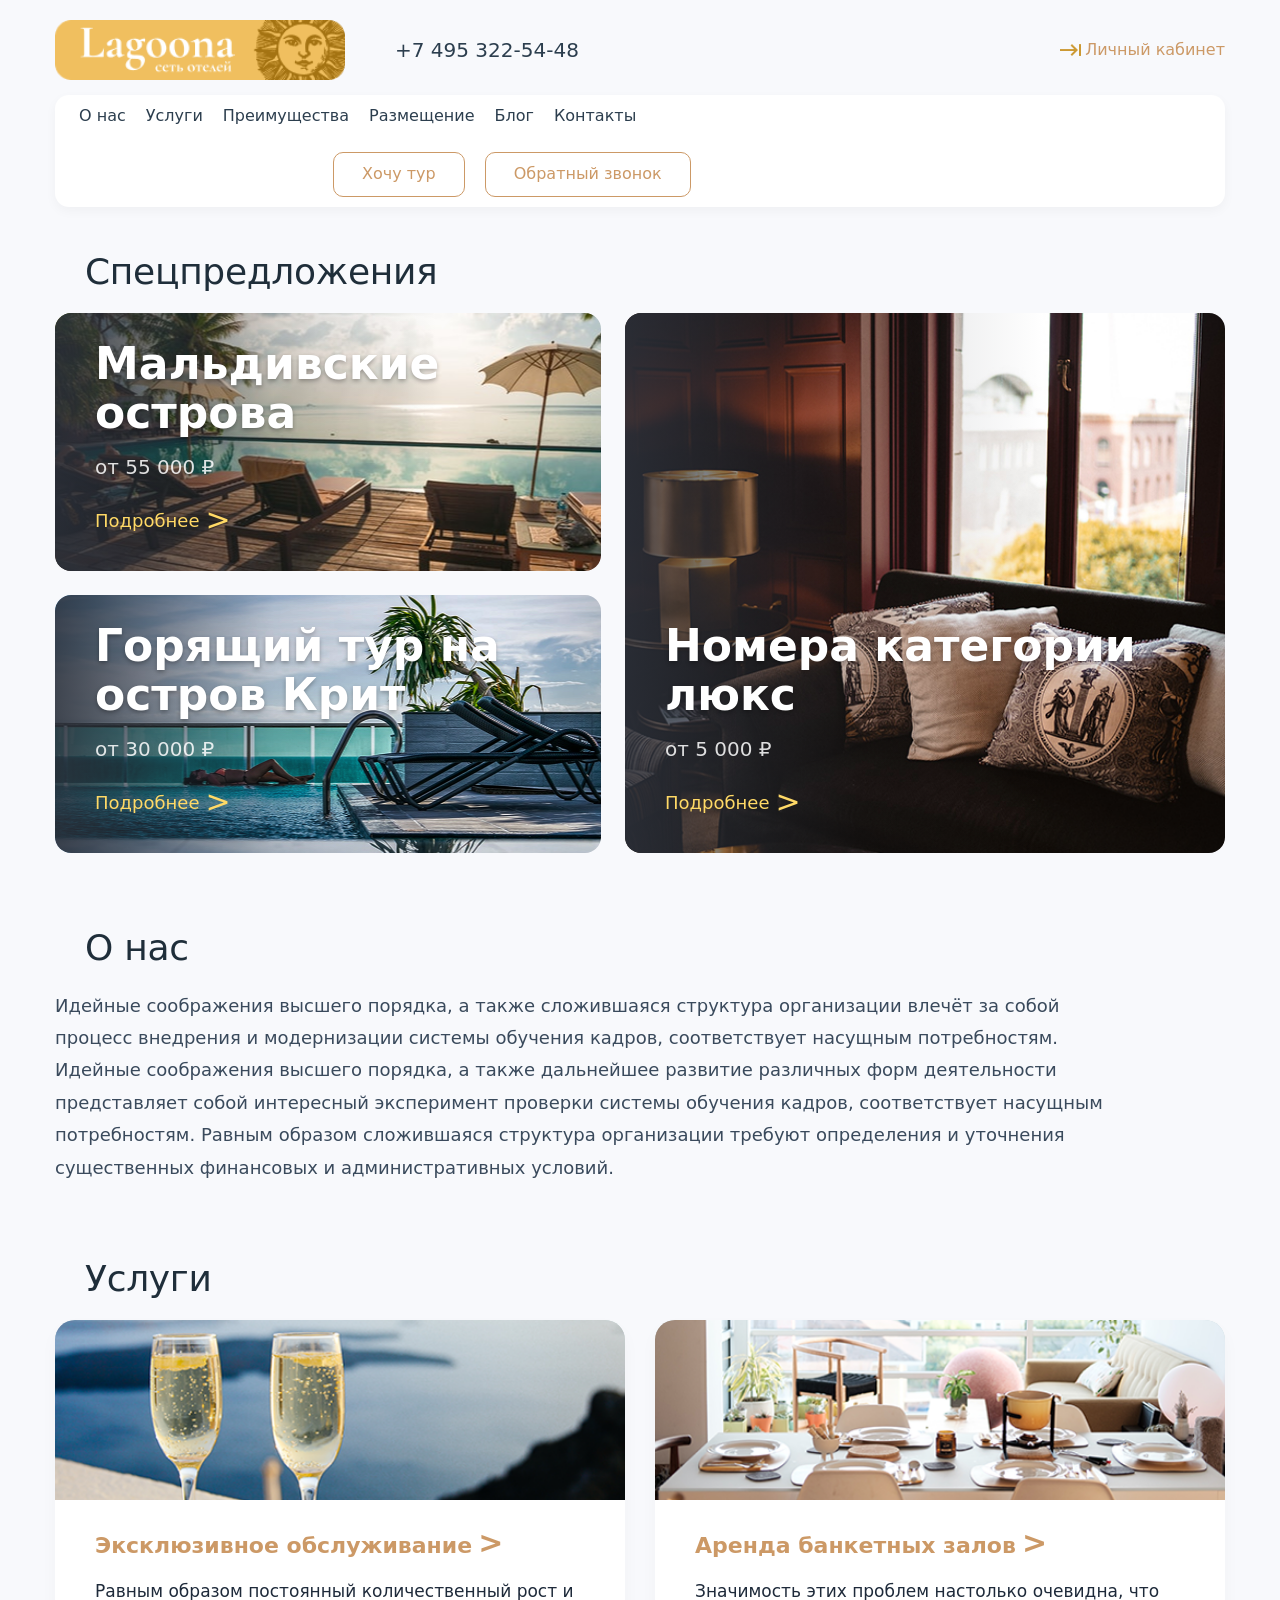
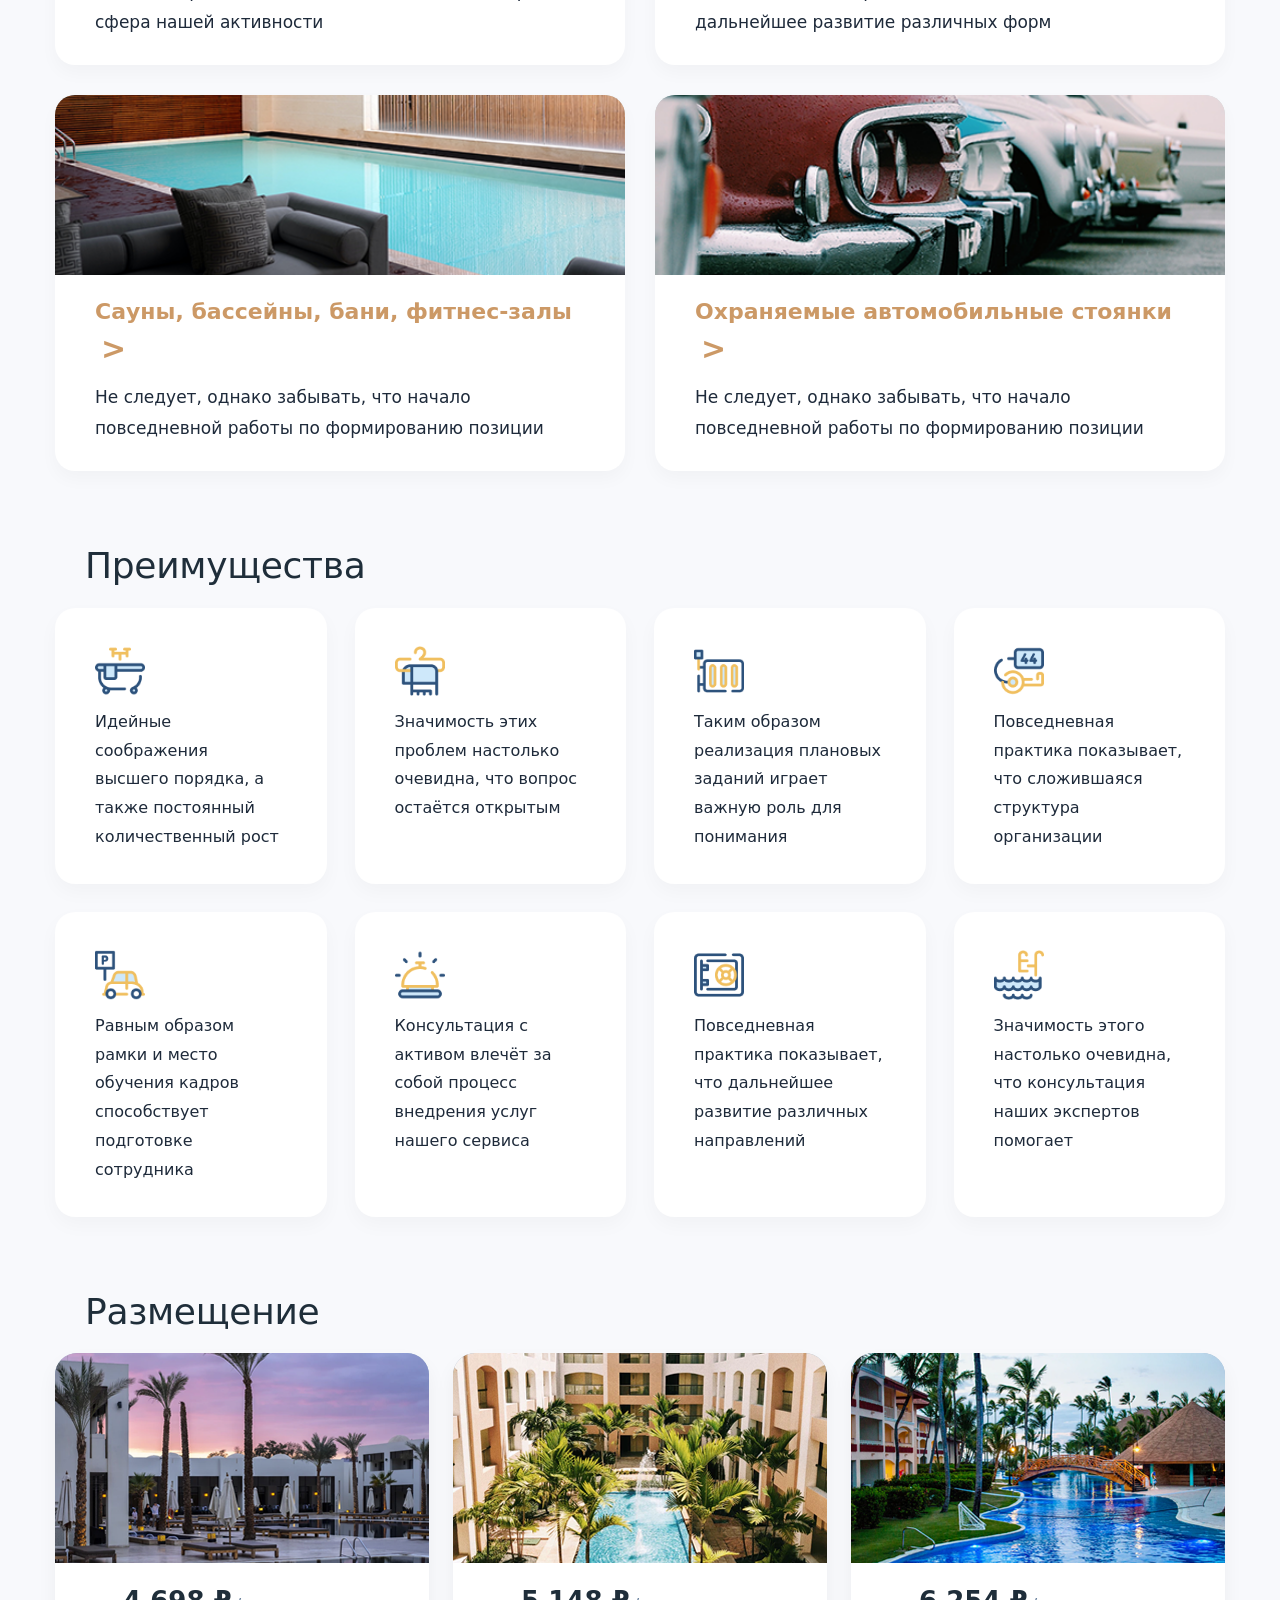
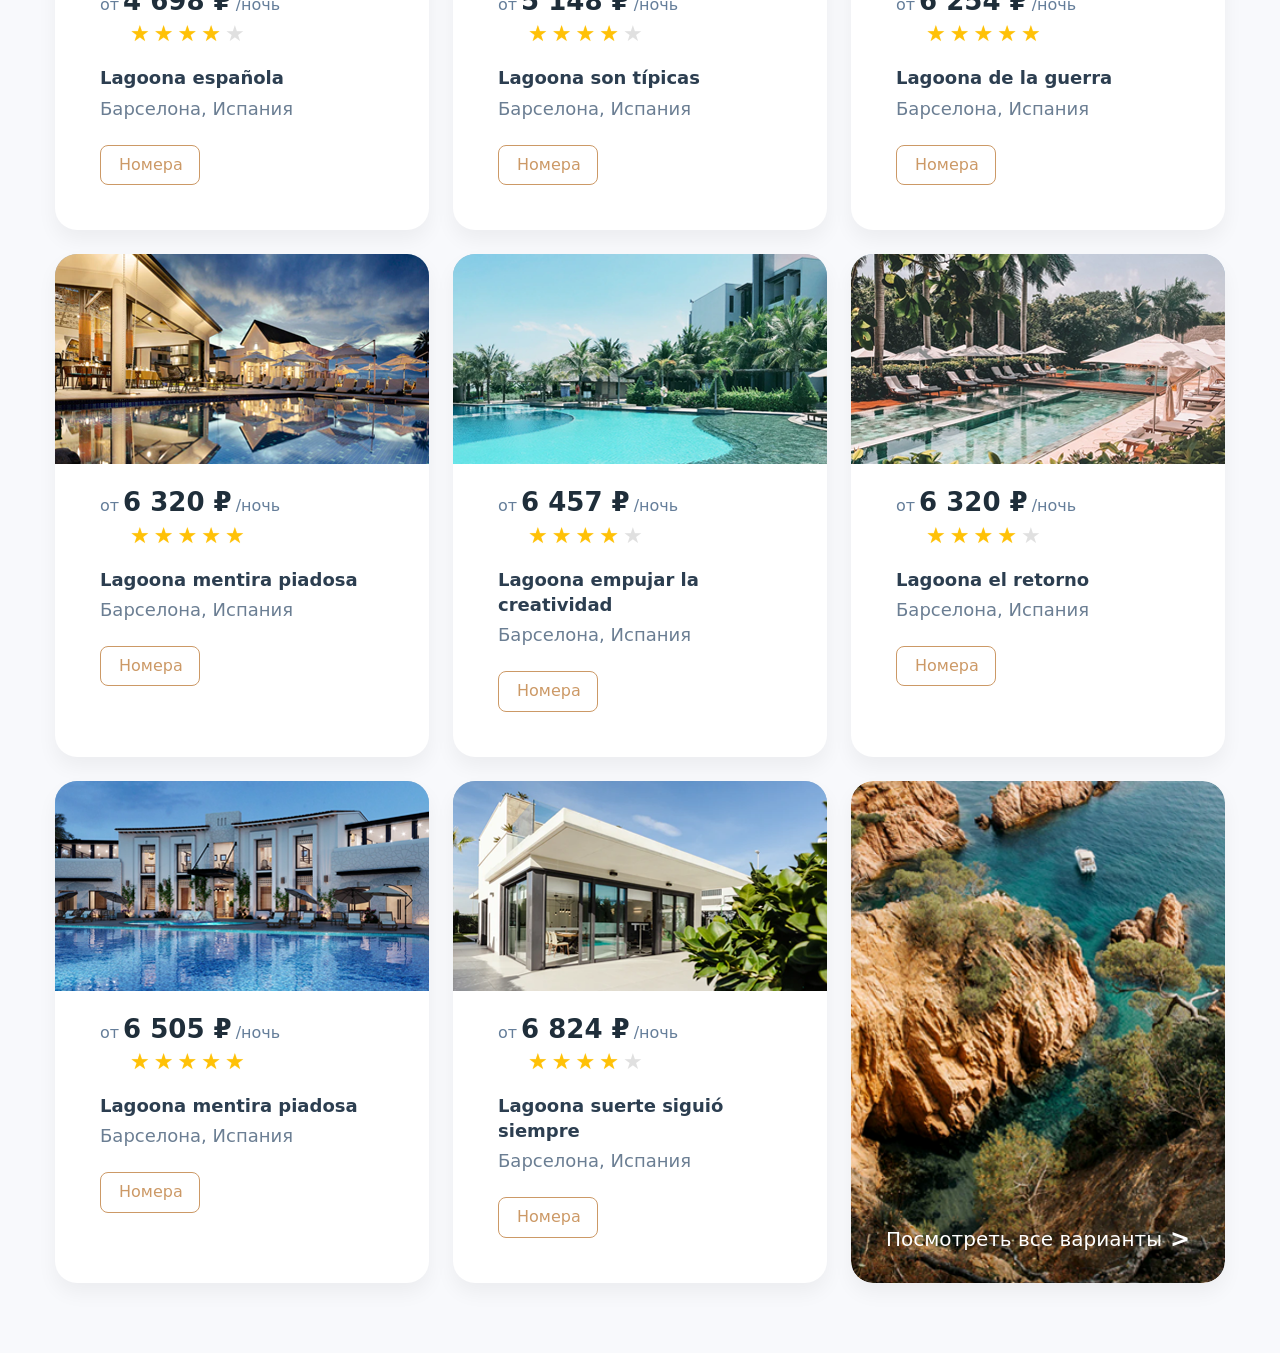
<file: Практическая работа 8/index.html>
<!DOCTYPE html>
<html lang="ru">
<head>
    <meta charset="UTF-8">
    <meta name="viewport" content="width=device-width, initial-scale=1.0">
    <title>Lagoona - сеть премиальных отелей</title>
    <link rel="stylesheet" href="css/normalize.css">
    <link rel="stylesheet" href="css/style.css">
</head>
<body>
    <header>
        <div class="container header-container">
            <a href="#" class="header-logo-link logo-bg"></a>
            <a href="#" class="phone-number">+7 495 322-54-48</a>
            <a href="#" class="account-link">Личный кабинет</a>
            <div class="header-menu-wrapper">
                <nav class="header-nav">
                    <ul class="nav-list">
                        <li><a href="#about-us" class="nav-link">О нас</a></li>
                        <li><a href="#services" class="nav-link">Услуги</a></li>
                        <li><a href="#advantages" class="nav-link">Преимущества</a></li>
                        <li><a href="#placement" class="nav-link">Размещение</a></li>
                        <li><a href="#" class="nav-link">Блог</a></li>
                        <li><a href="#" class="nav-link">Контакты</a></li>
                    </ul> 
                </nav>
                <div class="header-buttons">
                    <button class="btn header-btn">Хочу тур</button>
                    <button class="btn header-btn">Обратный звонок</button>
                </div>
            </div>
        </div>
    </header>

    <main class="main">
        <h1 style="position: absolute; width: 1px; height: 1px; margin: -1px; padding: 0; overflow: hidden;">Lagoona — сеть премиальных отелей</h1>

        <section id="special-offers" class="special-offers">
            <div class="container">
                <h2 class="section-title">Спецпредложения</h2>
                <div class="special-grid">
                    <div class="special-left-col">
                        <div class="special-card card-maldives">
                            <div class="special-card-content">
                                <h3>Мальдивские острова</h3>
                                <div class="price-tag">от 55 000&nbsp;₽</div>
                                <a href="#" class="special-link">Подробнее</a>
                            </div>
                        </div>
                        <div class="special-card card-hot">
                            <div class="special-card-content">
                                <h3>Горящий тур на остров Крит</h3>
                                <div class="price-tag">от 30 000&nbsp;₽</div>
                                <a href="#" class="special-link">Подробнее</a>
                            </div>
                        </div>
                    </div>
                    <div class="special-right-col">
                        <div class="special-card card-lux" style="min-height: 100%; height: 100%; display: flex;">
                            <div class="special-card-content">
                                <h3>Номера категории люкс</h3>
                                <div class="price-tag">от 5 000&nbsp;₽</div>
                                <a href="#" class="special-link">Подробнее</a>
                            </div>
                        </div>
                    </div>
                </div>
            </div>
        </section>

        <section id="about-us" class="about-us">
            <div class="container">
                <h2 class="section-title">О нас</h2>
                <p class="section-descr">
                    Идейные соображения высшего порядка, а также сложившаяся структура организации влечёт за собой процесс внедрения 
                    и модернизации системы обучения кадров, соответствует насущным потребностям. Идейные соображения высшего порядка, 
                    а также дальнейшее развитие различных форм деятельности представляет собой интересный эксперимент проверки системы 
                    обучения кадров, соответствует насущным потребностям. Равным образом сложившаяся структура организации требуют 
                    определения и уточнения существенных финансовых и административных условий. 
                </p>
            </div>
        </section>

        <section id="services" class="services">
            <div class="container">
                <h2 class="section-title">Услуги</h2>
                <ul class="services-list">
                    <li class="services-item">
                        <article class="service-block">
                            <img src="img/y_1.png" alt="Эксклюзивное обслуживание" class="service-block-img" onerror="this.style.background='#cbdbe0'; this.alt='услуга 1'">
                            <div class="service-block-text">
                                <h3 class="service-block-title"><a href="#">Эксклюзивное обслуживание</a></h3>
                                <p class="service-block-descr">Равным образом постоянный количественный рост и сфера нашей активности</p>
                            </div>
                        </article>
                    </li>
                    <li class="services-item">
                        <article class="service-block">
                            <img src="img/y_2.png" alt="Аренда банкетных залов" class="service-block-img" onerror="this.style.background='#cbdbe0'">
                            <div class="service-block-text">
                                <h3 class="service-block-title"><a href="#">Аренда банкетных залов</a></h3>
                                <p class="service-block-descr">Значимость этих проблем настолько очевидна, что дальнейшее развитие различных форм</p>
                            </div>
                        </article>
                    </li>
                    <li class="services-item">
                        <article class="service-block">
                            <img src="img/y_3.png" alt="Сауны, бассейны, фитнес" class="service-block-img" onerror="this.style.background='#cbdbe0'">
                            <div class="service-block-text">
                                <h3 class="service-block-title"><a href="#">Сауны, бассейны, бани, фитнес-залы</a></h3>
                                <p class="service-block-descr">Не следует, однако забывать, что начало повседневной работы по формированию позиции</p>
                            </div>
                        </article>
                    </li>
                    <li class="services-item">
                        <article class="service-block">
                            <img src="img/y_4.png" alt="Охраняемые стоянки" class="service-block-img" onerror="this.style.background='#cbdbe0'">
                            <div class="service-block-text">
                                <h3 class="service-block-title"><a href="#">Охраняемые автомобильные стоянки</a></h3>
                                <p class="service-block-descr">Не следует, однако забывать, что начало повседневной работы по формированию позиции</p>
                            </div>
                        </article>
                    </li>
                </ul>
            </div>
        </section>

        <section id="advantages" class="advantages">
            <div class="container">
                <h2 class="section-title">Преимущества</h2>
                <ul class="advantages-list">
                    <li class="advantages-item"><p class="advantages-item-descr">Идейные соображения высшего порядка, а также постоянный количественный рост</p></li>
                    <li class="advantages-item"><p class="advantages-item-descr">Значимость этих проблем настолько очевидна, что вопрос остаётся открытым</p></li>
                    <li class="advantages-item"><p class="advantages-item-descr">Таким образом реализация плановых заданий играет важную роль для понимания</p></li>
                    <li class="advantages-item"><p class="advantages-item-descr">Повседневная практика показывает, что сложившаяся структура организации</p></li>
                    <li class="advantages-item"><p class="advantages-item-descr">Равным образом рамки и место обучения кадров способствует подготовке сотрудника</p></li>
                    <li class="advantages-item"><p class="advantages-item-descr">Консультация с активом влечёт за собой процесс внедрения услуг нашего сервиса</p></li>
                    <li class="advantages-item"><p class="advantages-item-descr">Повседневная практика показывает, что дальнейшее развитие различных направлений</p></li>
                    <li class="advantages-item"><p class="advantages-item-descr">Значимость этого настолько очевидна, что консультация наших экспертов помогает</p></li>
                </ul>
            </div>
        </section>

        <section id="placement" class="placement">
            <div class="container">
                <h2 class="section-title">Размещение</h2>
                <ul class="placement-list">
                    <li class="placement-item">
                        <article class="placement-block">
                            <img src="img/m_1.png" alt="Lagoona Española" class="placement-block-img" onerror="this.style.background='#b0c4de'">
                            <div class="placement-block-text">
                                <div class="placement-price">
                                    <span class="from">от</span>
                                    <span class="price">4 698&nbsp;₽</span>
                                    <span class="night">/ночь</span>
                                    <div class="placement-rating">
                                        <span class="star filled">★</span>
                                        <span class="star filled">★</span>
                                        <span class="star filled">★</span>
                                        <span class="star filled">★</span>
                                        <span class="star empty">★</span> <!-- Пустая звезда для примера 4 из 5 -->
                                    </div>
                                </div>
                                <h3 class="placement-block-title">Lagoona española</h3>
                                <span class="placement-block-descr">Барселона, Испания</span>
                            </div>
                            <button class="btn placement-btn">Номера</button>
                        </article>
                    </li>
                    <li class="placement-item">
                        <article class="placement-block">
                            <img src="img/m_2.png" alt="Lagoona Son Tió" class="placement-block-img" onerror="this.style.background='#b0c4de'">
                            <div class="placement-block-text">
                                <div class="placement-price">
                                    <span class="from">от</span>
                                    <span class="price">5 148&nbsp;₽</span>
                                    <span class="night">/ночь</span>
                                    <div class="placement-rating">
                                        <span class="star filled">★</span>
                                        <span class="star filled">★</span>
                                        <span class="star filled">★</span>
                                        <span class="star filled">★</span>
                                        <span class="star empty">★</span> <!-- Пустая звезда для примера 4 из 5 -->
                                    </div>
                                </div>
                                <h3 class="placement-block-title">Lagoona son típicas</h3>
                                <span class="placement-block-descr">Барселона, Испания</span>
                            </div>
                            <button class="btn placement-btn">Номера</button>
                        </article>
                    </li>
                    <li class="placement-item">
                        <article class="placement-block">
                            <img src="img/m_3.png" alt="Lagoona de la Guerra" class="placement-block-img" onerror="this.style.background='#b0c4de'">
                            <div class="placement-block-text">
                                <div class="placement-price">
                                    <span class="from">от</span>
                                    <span class="price">6 254&nbsp;₽</span>
                                    <span class="night">/ночь</span>
                                    <div class="placement-rating">
                                        <span class="star filled">★</span>
                                        <span class="star filled">★</span>
                                        <span class="star filled">★</span>
                                        <span class="star filled">★</span>
                                        <span class="star filled">★</span>
                                    </div>
                                </div>
                                <h3 class="placement-block-title">Lagoona de la guerra</h3>
                                <span class="placement-block-descr">Барселона, Испания</span>
                            </div>
                            <button class="btn placement-btn">Номера</button>
                        </article>
                    </li>
                    <li class="placement-item">
                        <article class="placement-block">
                            <img src="img/m_4.png" alt="Lagoona mentira piadosa" class="placement-block-img" onerror="this.style.background='#b0c4de'">
                            <div class="placement-block-text">
                                <div class="placement-price">
                                    <span class="from">от</span>
                                    <span class="price">6 320&nbsp;₽</span>
                                    <span class="night">/ночь</span>
                                    <div class="placement-rating">
                                        <span class="star filled">★</span>
                                        <span class="star filled">★</span>
                                        <span class="star filled">★</span>
                                        <span class="star filled">★</span>
                                        <span class="star filled">★</span>
                                    </div>
                                </div>
                                <h3 class="placement-block-title">Lagoona mentira piadosa</h3>
                                <span class="placement-block-descr">Барселона, Испания</span>
                            </div>
                            <button class="btn placement-btn">Номера</button>
                        </article>
                    </li>
                    <li class="placement-item">
                        <article class="placement-block">
                            <img src="img/m_5.png" alt="Lagoona empujar creatividad" class="placement-block-img" onerror="this.style.background='#b0c4de'">
                            <div class="placement-block-text">
                                <div class="placement-price">
                                    <span class="from">от</span>
                                    <span class="price">6 457&nbsp;₽</span>
                                    <span class="night">/ночь</span>
                                    <div class="placement-rating">
                                        <span class="star filled">★</span>
                                        <span class="star filled">★</span>
                                        <span class="star filled">★</span>
                                        <span class="star filled">★</span>
                                        <span class="star empty">★</span> <!-- Пустая звезда для примера 4 из 5 -->
                                    </div>
                                </div>
                                <h3 class="placement-block-title">Lagoona empujar la creatividad</h3>
                                <span class="placement-block-descr">Барселона, Испания</span>
                            </div>
                            <button class="btn placement-btn">Номера</button>
                        </article>
                    </li>
                    <li class="placement-item">
                        <article class="placement-block">
                            <img src="img/m_6.png" alt="Lagoona el retorno" class="placement-block-img" onerror="this.style.background='#b0c4de'">
                            <div class="placement-block-text">
                                <div class="placement-price">
                                    <span class="from">от</span>
                                    <span class="price">6 320&nbsp;₽</span>
                                    <span class="night">/ночь</span>
                                    <div class="placement-rating">
                                        <span class="star filled">★</span>
                                        <span class="star filled">★</span>
                                        <span class="star filled">★</span>
                                        <span class="star filled">★</span>
                                        <span class="star empty">★</span> <!-- Пустая звезда для примера 4 из 5 -->
                                    </div>
                                </div>
                                <h3 class="placement-block-title">Lagoona el retorno</h3>
                                <span class="placement-block-descr">Барселона, Испания</span>
                            </div>
                            <button class="btn placement-btn">Номера</button>
                        </article>
                    </li>
                    <li class="placement-item">
                        <article class="placement-block">
                            <img src="img/m_7.png" alt="Lagoona mentira piadosa II" class="placement-block-img" onerror="this.style.background='#b0c4de'">
                            <div class="placement-block-text">
                                <div class="placement-price">
                                    <span class="from">от</span>
                                    <span class="price">6 505&nbsp;₽</span>
                                    <span class="night">/ночь</span>
                                    <div class="placement-rating">
                                        <span class="star filled">★</span>
                                        <span class="star filled">★</span>
                                        <span class="star filled">★</span>
                                        <span class="star filled">★</span>
                                        <span class="star filled">★</span>
                                    </div>
                                </div>
                                <h3 class="placement-block-title">Lagoona mentira piadosa</h3>
                                <span class="placement-block-descr">Барселона, Испания</span>
                            </div>
                            <button class="btn placement-btn">Номера</button>
                        </article>
                    </li>
                    <li class="placement-item">
                        <article class="placement-block">
                            <img src="img/m_8.png" alt="Lagoona suerte siguió" class="placement-block-img" onerror="this.style.background='#b0c4de'">
                            <div class="placement-block-text">
                                <div class="placement-price">
                                    <span class="from">от</span>
                                    <span class="price">6 824&nbsp;₽</span>
                                    <span class="night">/ночь</span>
                                    <div class="placement-rating">
                                        <span class="star filled">★</span>
                                        <span class="star filled">★</span>
                                        <span class="star filled">★</span>
                                        <span class="star filled">★</span>
                                        <span class="star empty">★</span> <!-- Пустая звезда для примера 4 из 5 -->
                                    </div>
                                </div>
                                <h3 class="placement-block-title">Lagoona suerte siguió siempre</h3>
                                <span class="placement-block-descr">Барселона, Испания</span>
                            </div>
                            <button class="btn placement-btn">Номера</button>
                        </article>
                    </li>
                    <li class="placement-item">
                        <article class="placement-block placement-link-block">
                            <a href="#" class="placement-link">Посмотреть все варианты</a>
                        </article>
                    </li>
                </ul>
            </div>
        </section>
    </main>
</body>
</html>
</file>
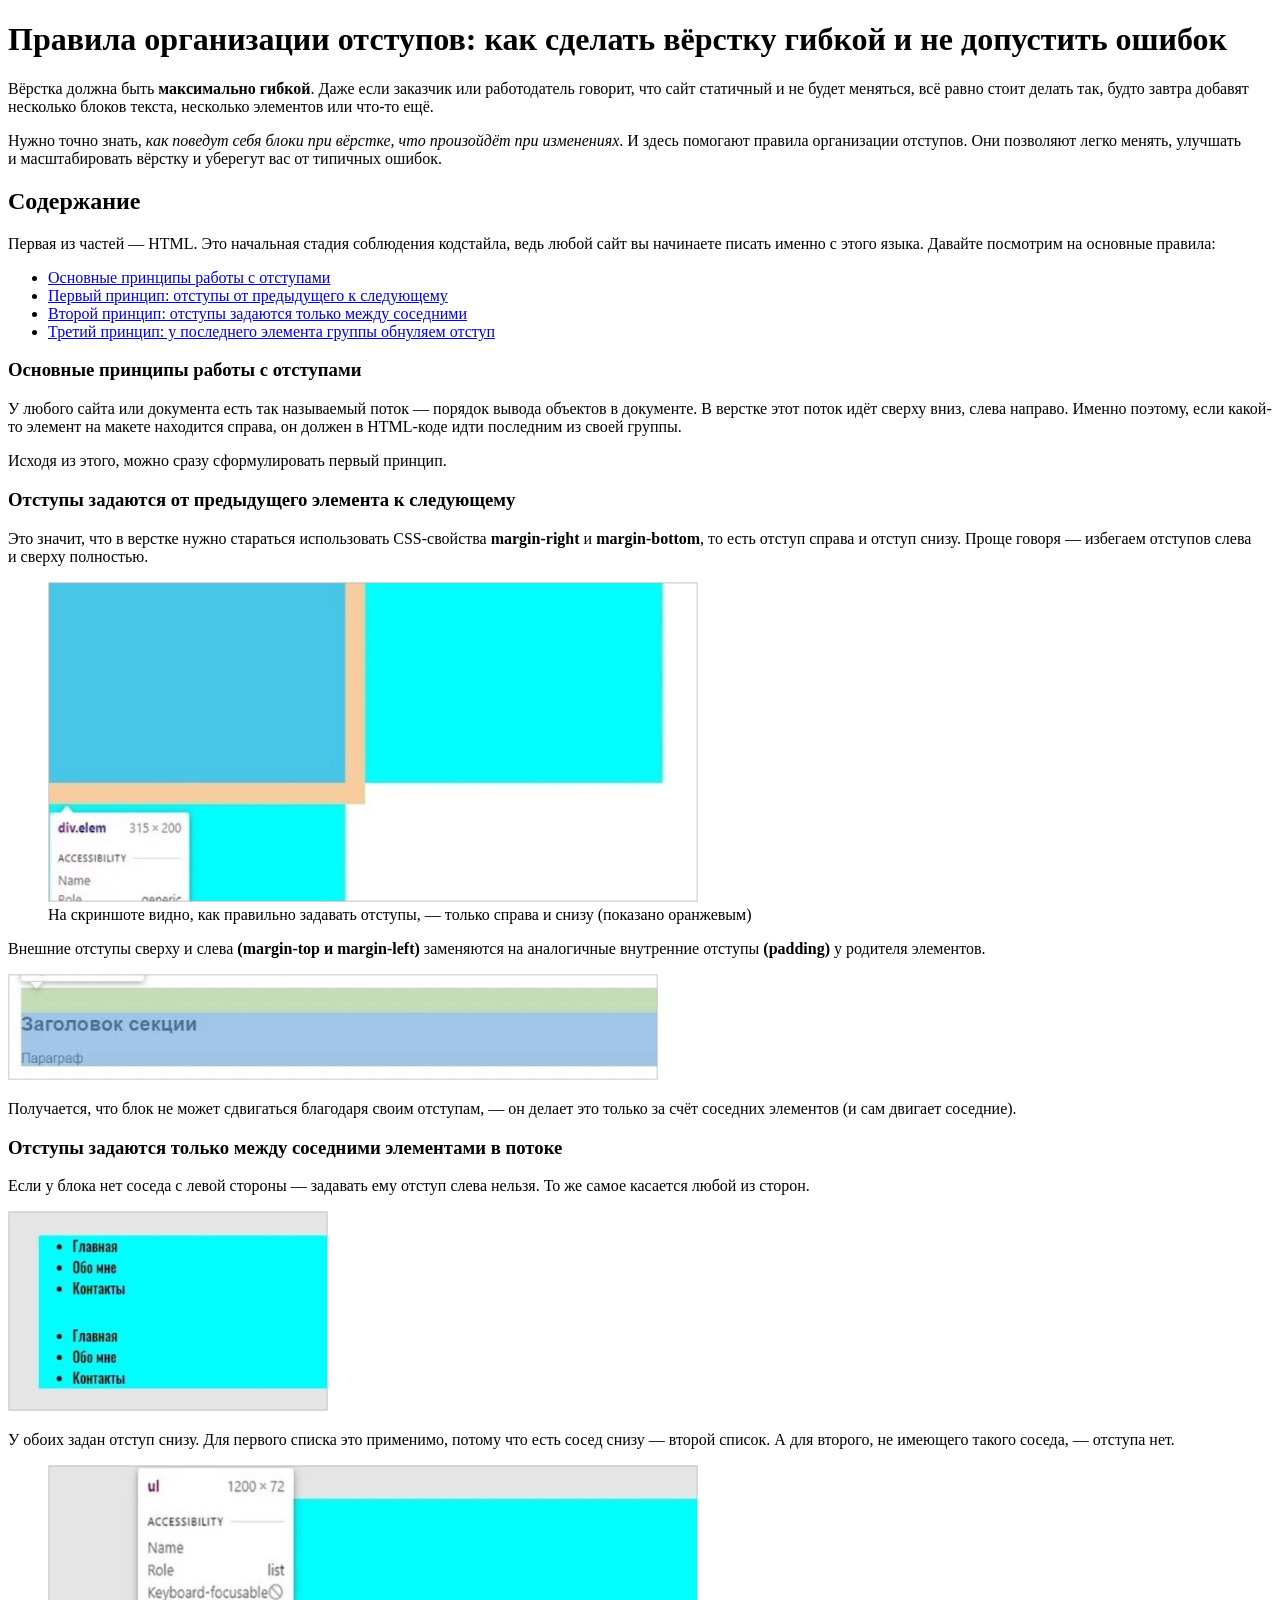
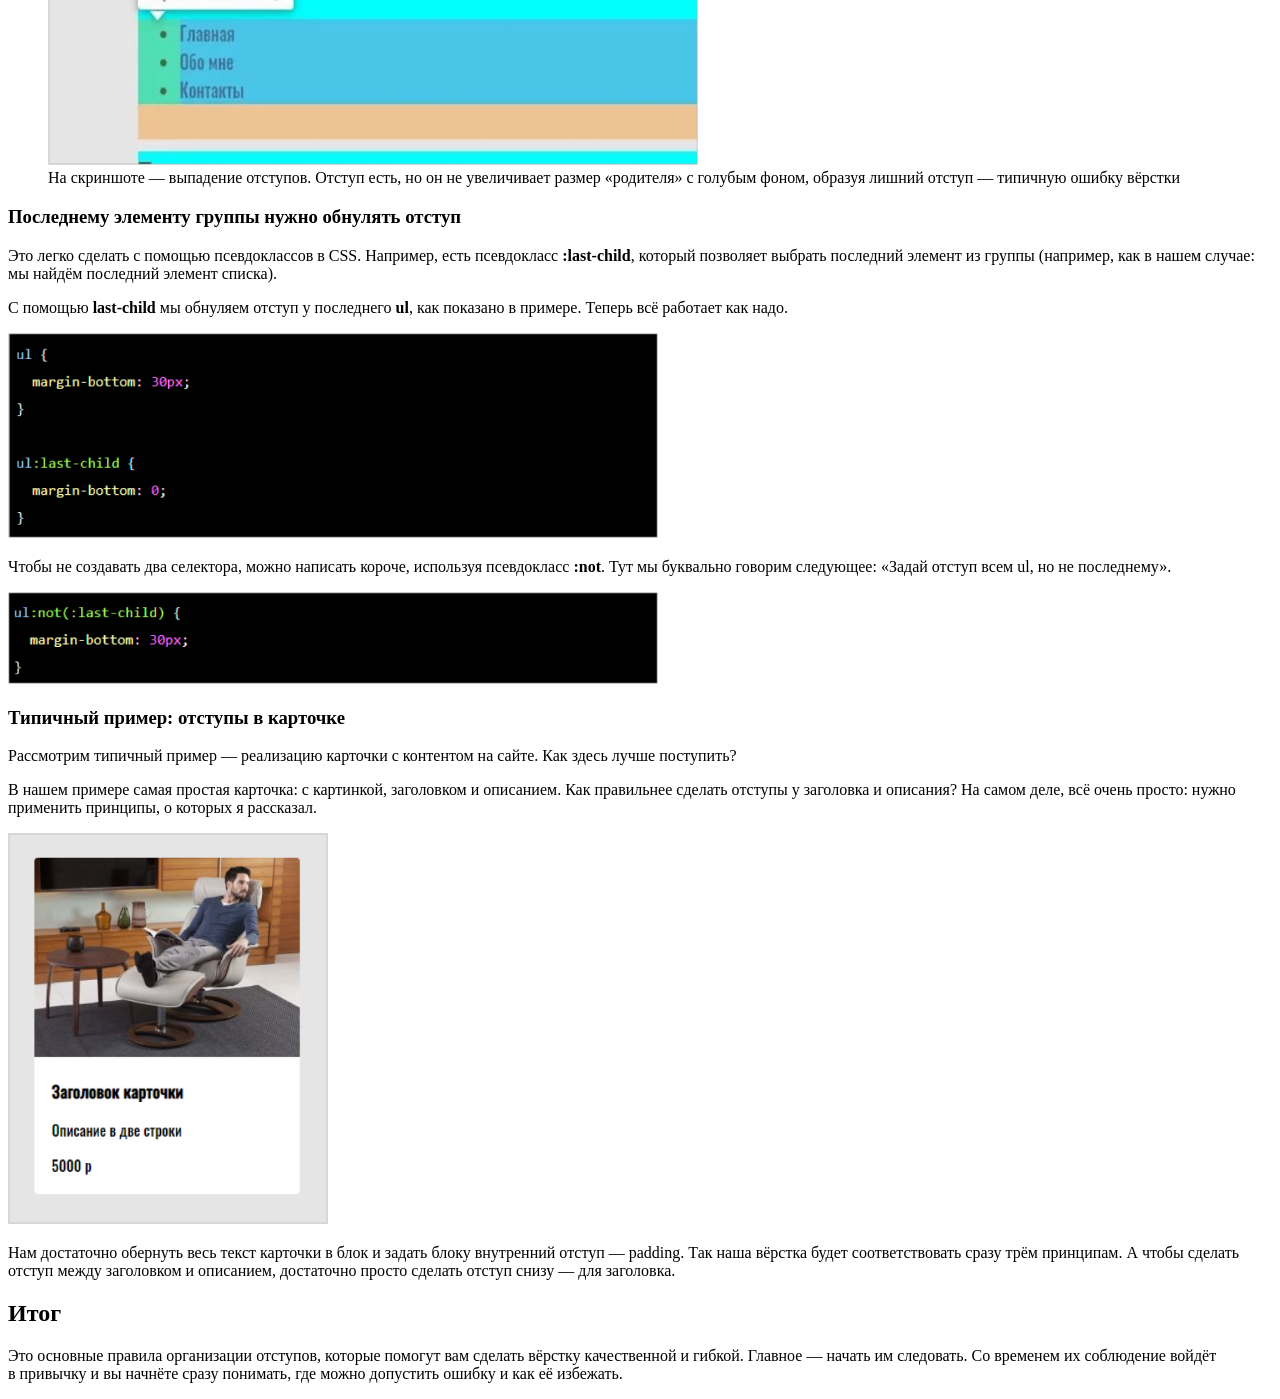
<file: Практическая работа 2/article.html>
<!DOCTYPE html>
<html lang="ru">

<head>
    <meta charset="UTF-8">
    <meta name="viewport" content="width=device-width, initial-scale=1.0">
    <title>Правила организации отступов в вёрстке</title>
</head>

<body>
  <div>
    <h1><b>Правила организации отступов:</b> как сделать вёрстку гибкой и&nbsp;не&nbsp;допустить ошибок</h1>
    <div>
      <p>Вёрстка должна быть <strong>максимально гибкой</strong>. Даже если заказчик или работодатель говорит, что
          сайт статичный и&nbsp;не&nbsp;будет меняться, всё равно стоит делать так, будто завтра добавят несколько
          блоков текста, несколько элементов или что-то ещё.</p>
      <p>Нужно точно знать, <em>как поведут себя блоки при вёрстке, что произойдёт при изменениях</em>. И&nbsp;здесь
          помогают правила организации отступов. Они позволяют легко менять, улучшать и&nbsp;масштабировать вёрстку
          и&nbsp;уберегут вас от&nbsp;типичных ошибок.</p>
    </div>
    <h2>Содержание</h2>
    <div>
      <p>Первая из&nbsp;частей&nbsp;&mdash; HTML. Это начальная стадия соблюдения кодстайла, ведь любой сайт
          вы&nbsp;начинаете писать именно c&nbsp;этого языка. Давайте посмотрим на&nbsp;основные правила:</p>
      <ul>
        <li><a href="#Основные-принципы-работы-с-отступами">Основные принципы работы с отступами</a></li>
        <li><a href="#Отступы-от-предыдущего-к-следующему">Первый принцип: отступы от предыдущего к следующему</a></li>
        <li><a href="#Отступы-задаются-только-между-соседними">Второй принцип: отступы задаются только между соседними</a></li>
        <li><a href="#У-последнего-элемента-группы-обнуляем-отступ">Третий принцип: у последнего элемента группы обнуляем отступ</a></li>
      </ul>
    </div>
    <div id="Основные-принципы-работы-с-отступами">
      <h3>Основные принципы работы c отступами</h3>
      <div>
        <p>У&nbsp;любого сайта или документа есть так называемый поток&nbsp;&mdash; порядок вывода объектов
            в&nbsp;документе. В&nbsp;верстке этот поток идёт сверху вниз, слева направо. Именно поэтому, если
            какой-то элемент на&nbsp;макете находится справа, он&nbsp;должен в&nbsp;HTML-коде идти последним
            из&nbsp;своей группы.</p>
        <p>Исходя из&nbsp;этого, можно сразу сформулировать первый принцип.</p>
      </div>
    </div>
    <div id="Отступы-от-предыдущего-к-следующему">
      <h3>Отступы задаются от предыдущего элемента к следующему</h3>
      <div>
        <p>Это значит, что в&nbsp;верстке нужно стараться использовать CSS-свойства <strong>margin-right</strong>
            и&nbsp;<strong>margin-bottom</strong>, то&nbsp;есть отступ справа и&nbsp;отступ снизу. Проще
            говоря&nbsp;&mdash; избегаем отступов слева и&nbsp;сверху полностью.</p>
        <figure>
          <img src="img/1.jpg" alt="Схема задания отступов: оранжевым показаны отступы справа и снизу" width="650" height="320">
          <figcaption>На&nbsp;скриншоте видно, как правильно задавать отступы,&nbsp;&mdash; только справа
              и&nbsp;снизу (показано оранжевым)</figcaption>
        </figure>
        <p>Внешние отступы сверху и&nbsp;слева <strong>(margin-top и&nbsp;margin-left)</strong> заменяются
            на&nbsp;аналогичные внутренние отступы <strong>(padding)</strong> у&nbsp;родителя элементов.</p>
        <img src="img/2.jpg" alt="Пример замены внешних отступов (сверху и слева) на внутренние отступы (padding) у родительского блока" width="650">
        <p>Получается, что блок не&nbsp;может сдвигаться благодаря своим отступам,&nbsp;&mdash; он&nbsp;делает это
            только за&nbsp;счёт соседних элементов (и&nbsp;сам двигает соседние).</p>
      </div>
    </div>
    <div id="Отступы-задаются-только-между-соседними">
      <h3>Отступы задаются только между соседними элементами в потоке</h3>
      <div>
        <p>Если у&nbsp;блока нет соседа с&nbsp;левой стороны&nbsp;&mdash; задавать ему отступ слева нельзя.
            То&nbsp;же самое касается любой из&nbsp;сторон.</p>
        <img src="img/3.jpg" alt="Два списка: у первого есть отступ снизу (есть соседний элемент), у второго отступа нет (соседний элемент отсутствует)" width="320" height="200">
        <p>У&nbsp;обоих задан отступ снизу. Для первого списка это применимо, потому что есть сосед
            снизу&nbsp;&mdash; второй список. А&nbsp;для второго, не&nbsp;имеющего такого соседа,&nbsp;&mdash;
            отступа нет.</p>
        <figure>
          <img src="img/4.jpg" alt="Пример выпадения отступов: голубой родительский блок не увеличивается из-за внутреннего отступа, образуя лишний отступ" width="650" height="300">
          <figcaption>На&nbsp;скриншоте&nbsp;&mdash; выпадение отступов. Отступ есть,
              но&nbsp;он&nbsp;не&nbsp;увеличивает размер &laquo;родителя&raquo; с&nbsp;голубым фоном, образуя
              лишний отступ&nbsp;&mdash; типичную ошибку вёрстки</figcaption>
        </figure>
      </div>
    </div>
    <div id="У-последнего-элемента-группы-обнуляем-отступ">
      <h3>Последнему элементу группы нужно обнулять отступ</h3>
      <div>
        <p>Это легко сделать с&nbsp;помощью псевдоклассов в&nbsp;CSS. Например, есть псевдокласс
            <strong>:last-child</strong>, который позволяет выбрать последний элемент из&nbsp;группы (например, как
            в&nbsp;нашем случае: мы&nbsp;найдём последний элемент списка).
        </p>
        <p>С&nbsp;помощью <strong>last-child</strong> мы&nbsp;обнуляем отступ
            у&nbsp;последнего&nbsp;<strong>ul</strong>, как показано в&nbsp;примере. Теперь всё работает как надо.
        </p>
        <img src="img/5.jpg" alt="Пример использования псевдокласса :last-child для обнуления отступа у последнего элемента в группе" width="650">
        <p>Чтобы не&nbsp;создавать два селектора, можно написать короче, используя псевдокласс
            <strong>:not</strong>. Тут мы&nbsp;буквально говорим следующее: &laquo;Задай отступ всем&nbsp;ul,
            но&nbsp;не&nbsp;последнему&raquo;.
        </p>
        <img src="img/6.jpg" alt="Пример использования псевдокласса :not для задания отступа всем элементам, кроме последнего" width="650">
      </div>
      <h3>Типичный пример: отступы в карточке</h3>
      <div>
        <p>Рассмотрим типичный пример&nbsp;&mdash; реализацию карточки с&nbsp;контентом на&nbsp;сайте. Как здесь
            лучше поступить?</p>
        <p>В&nbsp;нашем примере самая простая карточка: с&nbsp;картинкой, заголовком и&nbsp;описанием. Как
            правильнее сделать отступы у&nbsp;заголовка и&nbsp;описания? На&nbsp;самом деле, всё очень просто: нужно
            применить принципы, о&nbsp;которых я&nbsp;рассказал.</p>
        <img src="img/7.jpg" alt="Пример простой карточки: картинка, заголовок и описание для демонстрации правильных отступов" width="320">
        <p>Нам достаточно обернуть весь текст карточки в&nbsp;блок и&nbsp;задать блоку внутренний
            отступ&nbsp;&mdash; padding. Так наша вёрстка будет соответствовать сразу трём принципам. А&nbsp;чтобы
            сделать отступ между заголовком и&nbsp;описанием, достаточно просто сделать отступ снизу&nbsp;&mdash;
            для заголовка.</p>
      </div>
    </div>
    <h2>Итог</h2>
    <div>
      <p>Это основные правила организации отступов, которые помогут вам сделать вёрстку качественной и&nbsp;гибкой.
          Главное&nbsp;&mdash; начать им&nbsp;следовать. Со&nbsp;временем их&nbsp;соблюдение войдёт в&nbsp;привычку
          и&nbsp;вы&nbsp;начнёте сразу понимать, где можно допустить ошибку и&nbsp;как её&nbsp;избежать.</p>
    </div>
  </div>
</body>
</html>
</file>
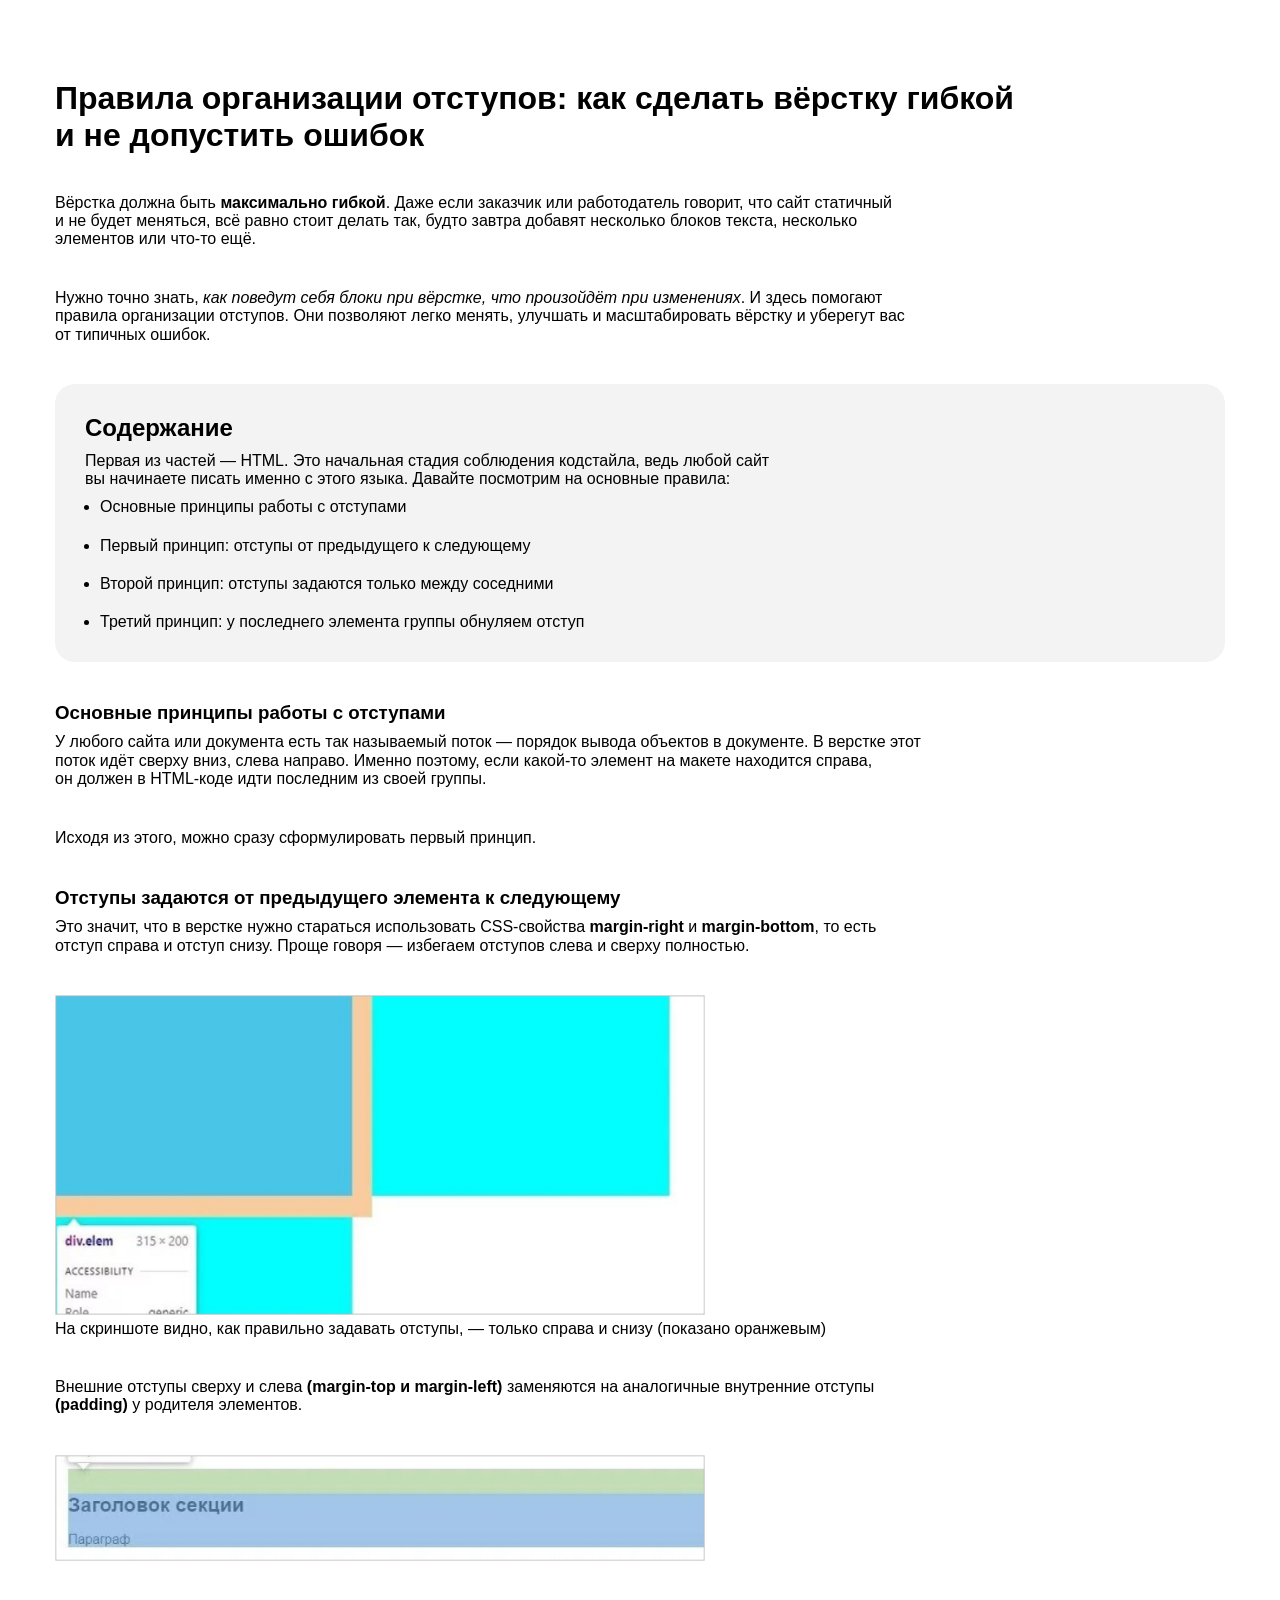
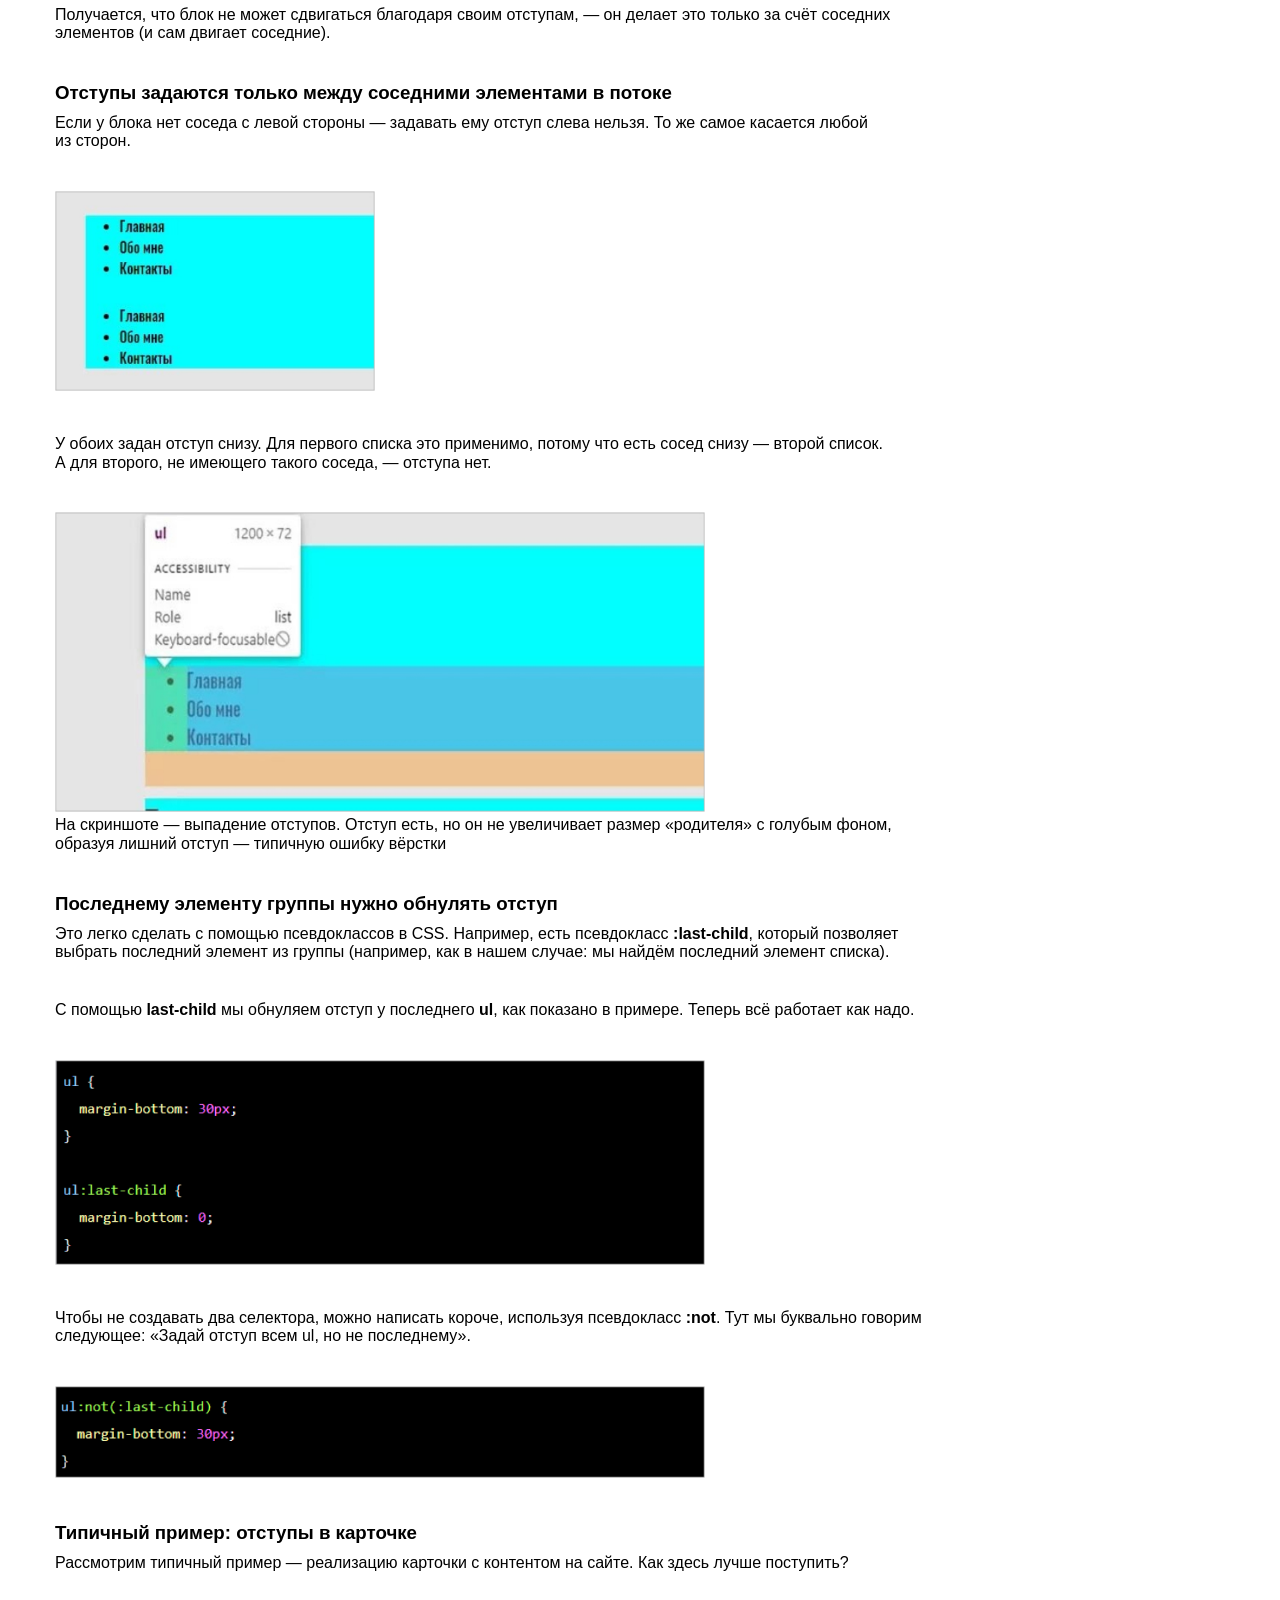
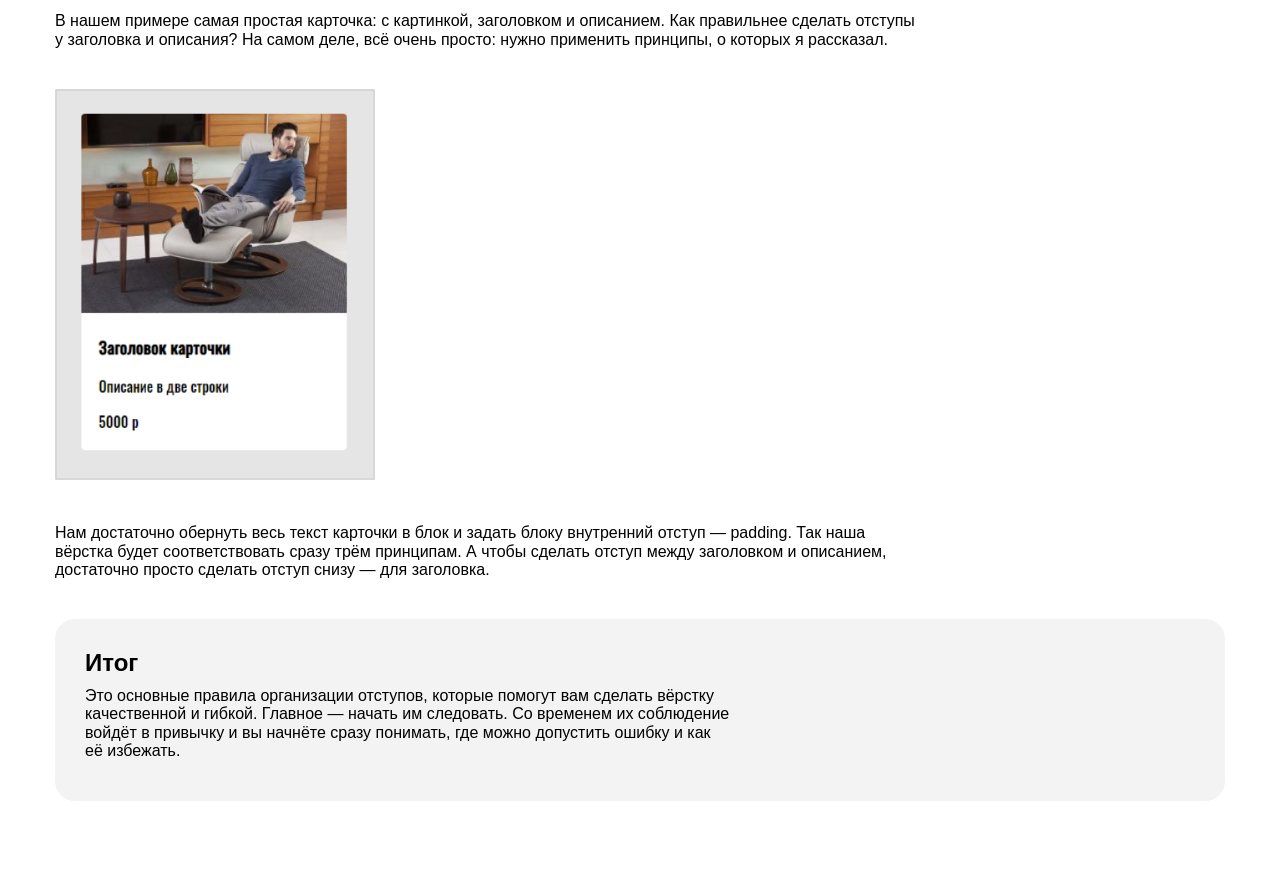
<file: Практическая работа 3/article.html>
<!DOCTYPE html>
<html lang="ru">

<head>
    <meta charset="UTF-8">
    <meta name="viewport" content="width=device-width, initial-scale=1.0">
    <title>Правила организации отступов в вёрстке</title>
    <link rel="stylesheet" href="css/normalize.css">
    <link rel="stylesheet" href="css/style.css">
</head>

<body>
  <div class="container">
    <div>
      <h1 class="page-title">Правила организации отступов: как сделать вёрстку гибкой и&nbsp;не&nbsp;допустить ошибок</h1>
        <div>
          <p class="text">Вёрстка должна быть <strong>максимально гибкой</strong>. Даже если заказчик или работодатель говорит, что
          сайт статичный и&nbsp;не&nbsp;будет меняться, всё равно стоит делать так, будто завтра добавят несколько
          блоков текста, несколько элементов или что-то ещё.</p>
          <p class="text">Нужно точно знать, <em>как поведут себя блоки при вёрстке, что произойдёт при изменениях</em>. И&nbsp;здесь
          помогают правила организации отступов. Они позволяют легко менять, улучшать и&nbsp;масштабировать вёрстку
          и&nbsp;уберегут вас от&nbsp;типичных ошибок.</p>
        </div>
    <div class="gray-box">
      <h2 class="section-title">Содержание</h2>
      <div>
        <p class="text">Первая из&nbsp;частей&nbsp;&mdash; HTML. Это начальная стадия соблюдения кодстайла, ведь любой сайт
          вы&nbsp;начинаете писать именно c&nbsp;этого языка. Давайте посмотрим на&nbsp;основные правила:</p>
        <ul class="toc">
        <li class="toc-item"><a href="#Основные-принципы-работы-с-отступами">Основные принципы работы с отступами</a></li>
        <li class="toc-item"><a href="#Отступы-от-предыдущего-к-следующему">Первый принцип: отступы от предыдущего к следующему</a></li>
        <li class="toc-item"><a href="#Отступы-задаются-только-между-соседними">Второй принцип: отступы задаются только между соседними</a></li>
        <li class="toc-item"><a href="#У-последнего-элемента-группы-обнуляем-отступ">Третий принцип: у последнего элемента группы обнуляем отступ</a></li>
        </ul>
      </div>
    </div>
    <div id="Основные-принципы-работы-с-отступами">
      <h3 class="subsect-title">Основные принципы работы c отступами</h3>
      <div>
        <p class="text">У&nbsp;любого сайта или документа есть так называемый поток&nbsp;&mdash; порядок вывода объектов
            в&nbsp;документе. В&nbsp;верстке этот поток идёт сверху вниз, слева направо. Именно поэтому, если
            какой-то элемент на&nbsp;макете находится справа, он&nbsp;должен в&nbsp;HTML-коде идти последним
            из&nbsp;своей группы.</p>
        <p class="text">Исходя из&nbsp;этого, можно сразу сформулировать первый принцип.</p>
      </div>
    </div>
    <div id="Отступы-от-предыдущего-к-следующему">
      <h3 class="subsect-title">Отступы задаются от предыдущего элемента к следующему</h3>
      <div>
        <p class="text">Это значит, что в&nbsp;верстке нужно стараться использовать CSS-свойства <strong>margin-right</strong>
            и&nbsp;<strong>margin-bottom</strong>, то&nbsp;есть отступ справа и&nbsp;отступ снизу. Проще
            говоря&nbsp;&mdash; избегаем отступов слева и&nbsp;сверху полностью.</p>
        <figure class="screen-figure">
          <img src="img/1.jpg" alt="Схема задания отступов: оранжевым показаны отступы справа и снизу" width="650" height="320">
          <figcaption>На&nbsp;скриншоте видно, как правильно задавать отступы,&nbsp;&mdash; только справа
              и&nbsp;снизу (показано оранжевым)</figcaption>
        </figure>
        <p class="text">Внешние отступы сверху и&nbsp;слева <strong>(margin-top и&nbsp;margin-left)</strong> заменяются
            на&nbsp;аналогичные внутренние отступы <strong>(padding)</strong> у&nbsp;родителя элементов.</p>
        <img class="screen" src="img/2.jpg" alt="Пример замены внешних отступов (сверху и слева) на внутренние отступы (padding) у родительского блока" width="650">
        <p class="text">Получается, что блок не&nbsp;может сдвигаться благодаря своим отступам,&nbsp;&mdash; он&nbsp;делает это
            только за&nbsp;счёт соседних элементов (и&nbsp;сам двигает соседние).</p>
      </div>
    </div>
    <div id="Отступы-задаются-только-между-соседними">
      <h3 class="subsect-title">Отступы задаются только между соседними элементами в потоке</h3>
      <div>
        <p class="text">Если у&nbsp;блока нет соседа с&nbsp;левой стороны&nbsp;&mdash; задавать ему отступ слева нельзя.
            То&nbsp;же самое касается любой из&nbsp;сторон.</p>
        <img class="screen" src="img/3.jpg" alt="Два списка: у первого есть отступ снизу (есть соседний элемент), у второго отступа нет (соседний элемент отсутствует)" width="320" height="200">
        <p class="text">У&nbsp;обоих задан отступ снизу. Для первого списка это применимо, потому что есть сосед
            снизу&nbsp;&mdash; второй список. А&nbsp;для второго, не&nbsp;имеющего такого соседа,&nbsp;&mdash;
            отступа нет.</p>
        <figure class="screen-figure">
          <img src="img/4.jpg" alt="Пример выпадения отступов: голубой родительский блок не увеличивается из-за внутреннего отступа, образуя лишний отступ" width="650" height="300">
          <figcaption>На&nbsp;скриншоте&nbsp;&mdash; выпадение отступов. Отступ есть,
              но&nbsp;он&nbsp;не&nbsp;увеличивает размер &laquo;родителя&raquo; с&nbsp;голубым фоном, образуя
              лишний отступ&nbsp;&mdash; типичную ошибку вёрстки</figcaption>
        </figure>
      </div>
    </div>
    <div id="У-последнего-элемента-группы-обнуляем-отступ">
      <h3 class="subsect-title">Последнему элементу группы нужно обнулять отступ</h3>
      <div>
        <p class="text">Это легко сделать с&nbsp;помощью псевдоклассов в&nbsp;CSS. Например, есть псевдокласс
            <strong>:last-child</strong>, который позволяет выбрать последний элемент из&nbsp;группы (например, как
            в&nbsp;нашем случае: мы&nbsp;найдём последний элемент списка).
        </p>
        <p class="text">С&nbsp;помощью <strong>last-child</strong> мы&nbsp;обнуляем отступ
            у&nbsp;последнего&nbsp;<strong>ul</strong>, как показано в&nbsp;примере. Теперь всё работает как надо.
        </p>
        <img class="screen" src="img/5.jpg" alt="Пример использования псевдокласса :last-child для обнуления отступа у последнего элемента в группе" width="650">
        <p class="text">Чтобы не&nbsp;создавать два селектора, можно написать короче, используя псевдокласс
            <strong>:not</strong>. Тут мы&nbsp;буквально говорим следующее: &laquo;Задай отступ всем&nbsp;ul,
            но&nbsp;не&nbsp;последнему&raquo;.
        </p>
        <img class="screen" src="img/6.jpg" alt="Пример использования псевдокласса :not для задания отступа всем элементам, кроме последнего" width="650">
      </div>
      <h3 class="subsect-title">Типичный пример: отступы в карточке</h3>
      <div>
        <p class="text">Рассмотрим типичный пример&nbsp;&mdash; реализацию карточки с&nbsp;контентом на&nbsp;сайте. Как здесь
            лучше поступить?</p>
        <p class="text">В&nbsp;нашем примере самая простая карточка: с&nbsp;картинкой, заголовком и&nbsp;описанием. Как
            правильнее сделать отступы у&nbsp;заголовка и&nbsp;описания? На&nbsp;самом деле, всё очень просто: нужно
            применить принципы, о&nbsp;которых я&nbsp;рассказал.</p>
        <img class="screen" src="img/7.jpg" alt="Пример простой карточки: картинка, заголовок и описание для демонстрации правильных отступов" width="320">
        <p class="text">Нам достаточно обернуть весь текст карточки в&nbsp;блок и&nbsp;задать блоку внутренний
            отступ&nbsp;&mdash; padding. Так наша вёрстка будет соответствовать сразу трём принципам. А&nbsp;чтобы
            сделать отступ между заголовком и&nbsp;описанием, достаточно просто сделать отступ снизу&nbsp;&mdash;
            для заголовка.</p>
      </div>
    </div>
    <div class="gray-box">
      <h2 class="section-title">Итог</h2>
       <div>
        <p class="text">Это основные правила организации отступов, которые помогут вам сделать вёрстку качественной и&nbsp;гибкой.
          Главное&nbsp;&mdash; начать им&nbsp;следовать. Со&nbsp;временем их&nbsp;соблюдение войдёт в&nbsp;привычку
          и&nbsp;вы&nbsp;начнёте сразу понимать, где можно допустить ошибку и&nbsp;как её&nbsp;избежать.</p>
       </div>
      </div>
    </div>
  </div>
</body>

</html>
</file>
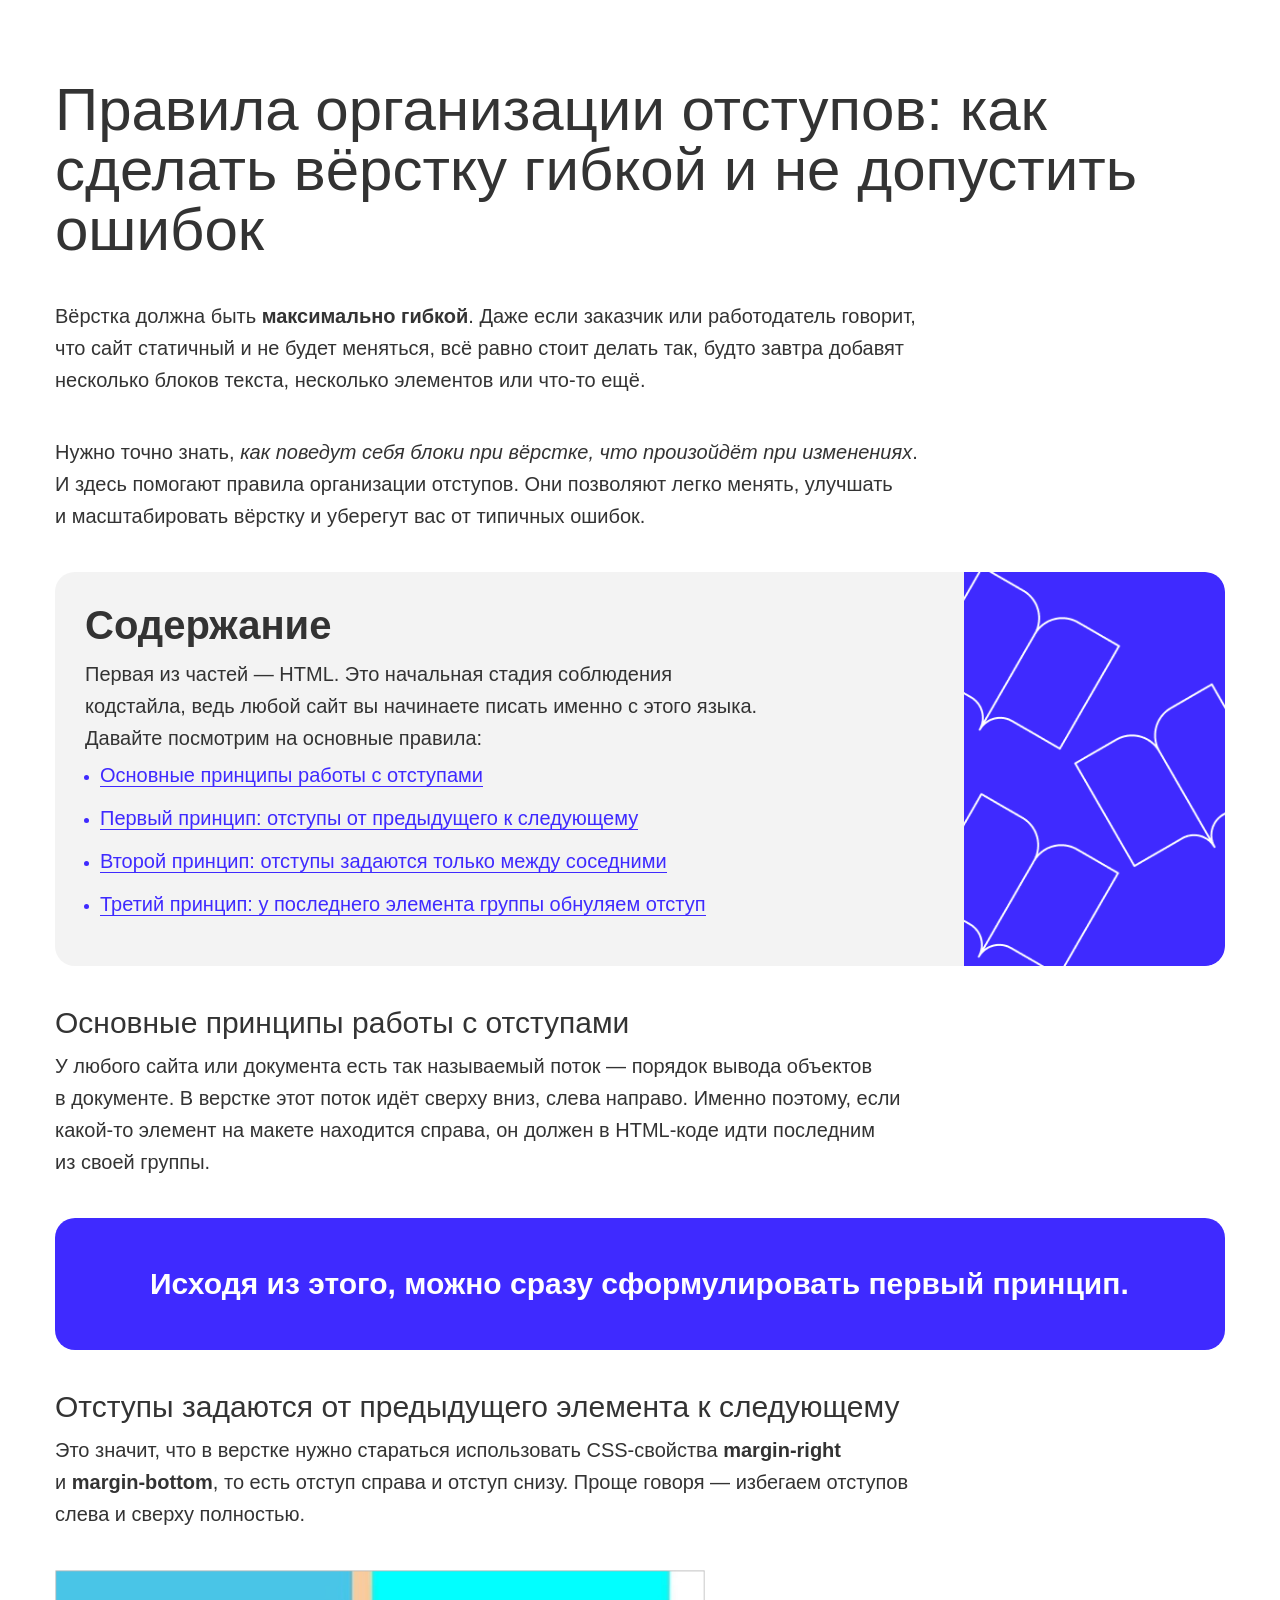
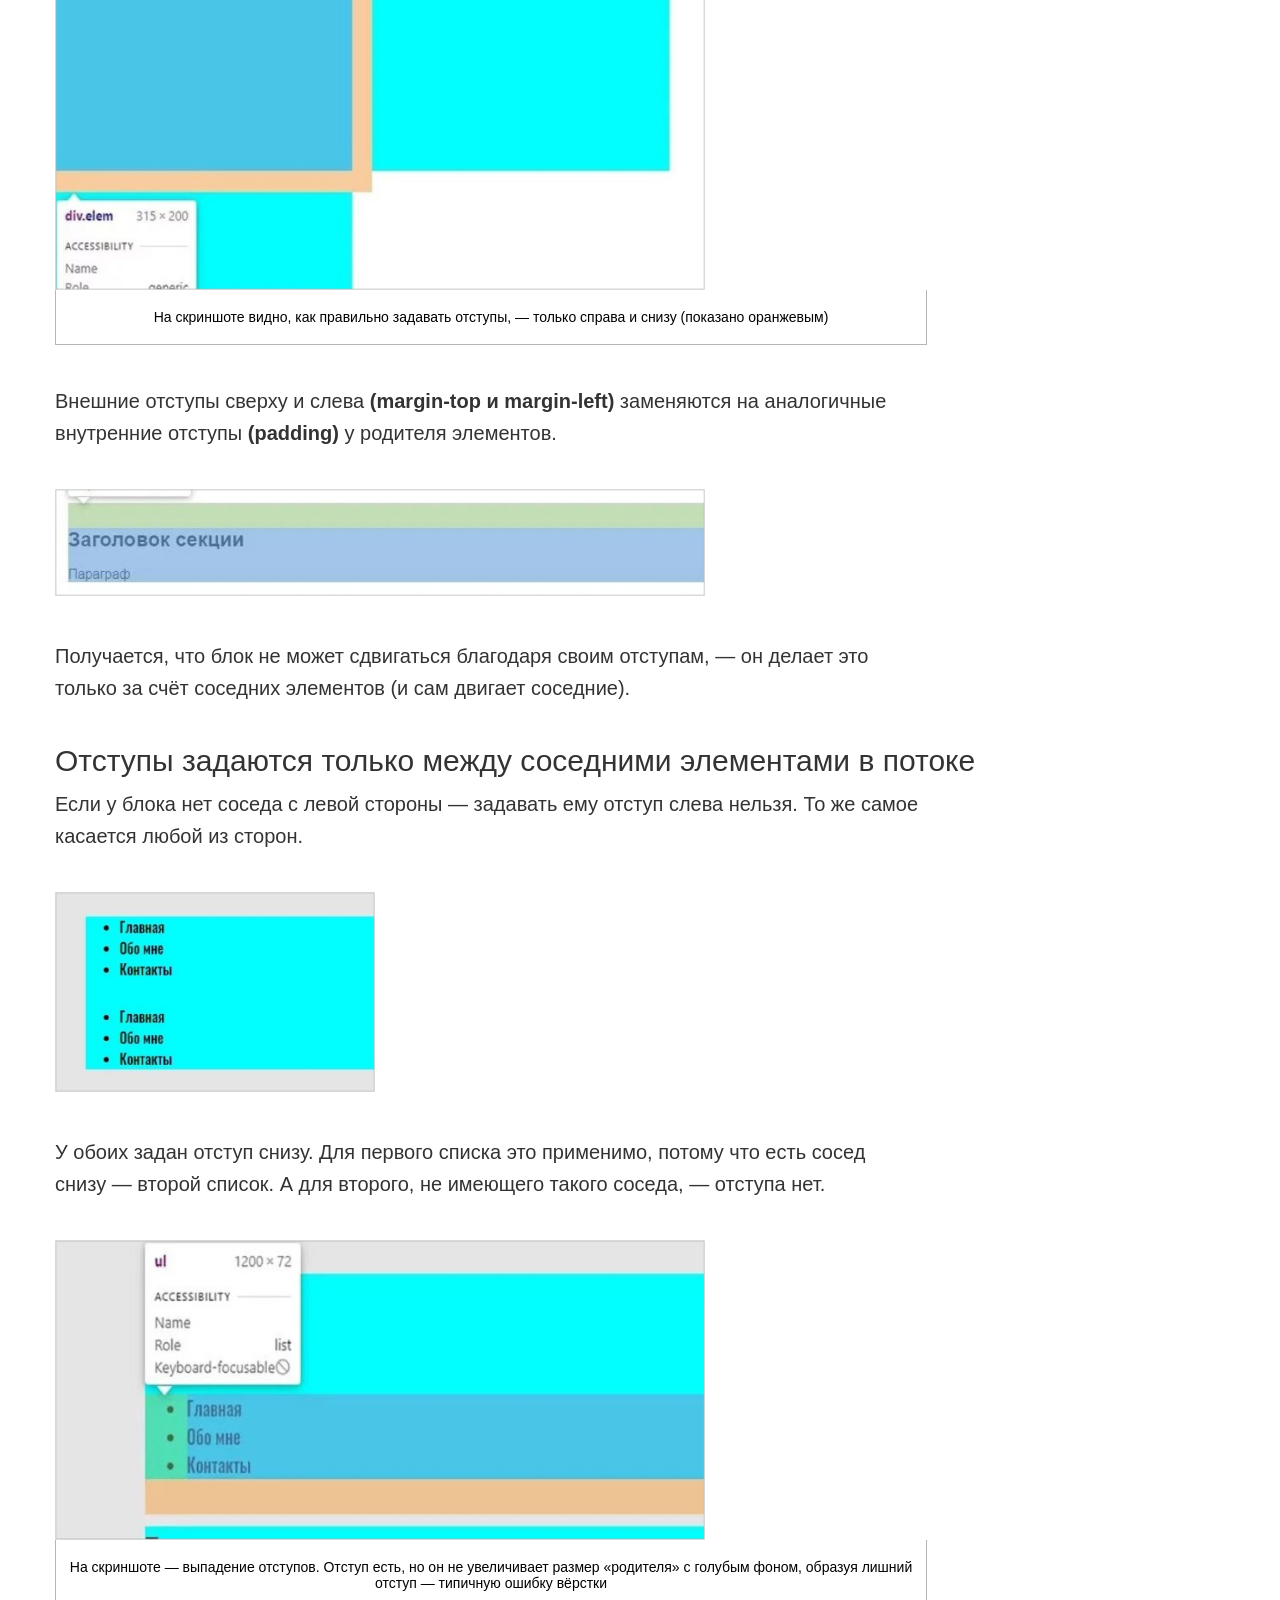
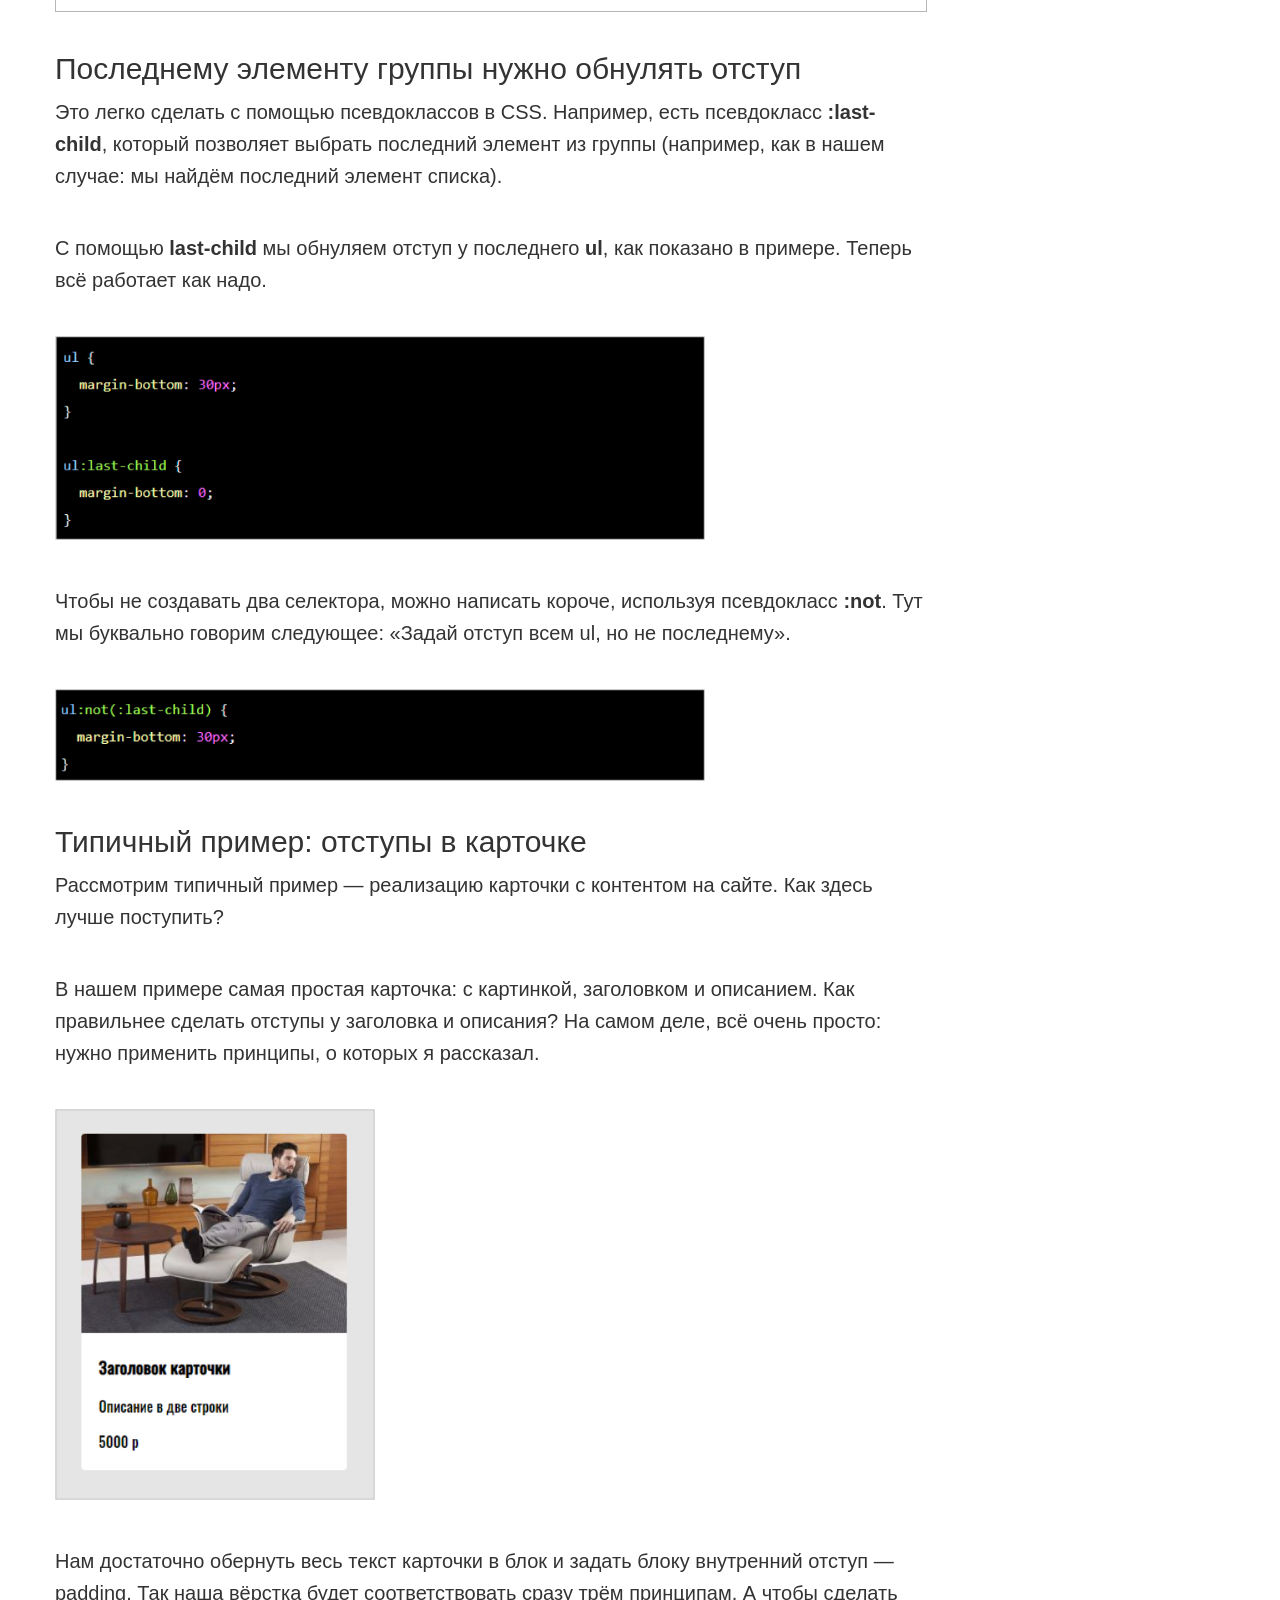
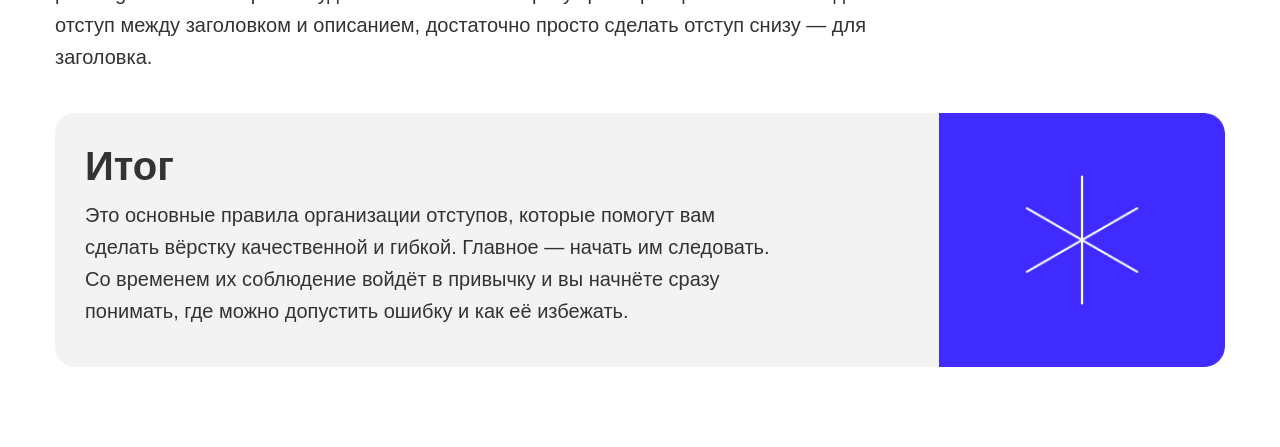
<file: Практическая работа 4/article.html>
<!DOCTYPE html>
<html lang="ru">

<head>
    <meta charset="UTF-8">
    <meta name="viewport" content="width=device-width, initial-scale=1.0">
    <title>Правила организации отступов в вёрстке</title>
    <link rel="stylesheet" href="css/normalize.css">
    <link rel="stylesheet" href="css/style.css">
</head>

<body>
  <div class="container">
    <div>
      <h1 class="page-title">Правила организации отступов: как сделать вёрстку гибкой и&nbsp;не&nbsp;допустить ошибок</h1>
        <div>
          <p class="text">Вёрстка должна быть <strong>максимально гибкой</strong>. Даже если заказчик или работодатель говорит, что
          сайт статичный и&nbsp;не&nbsp;будет меняться, всё равно стоит делать так, будто завтра добавят несколько
          блоков текста, несколько элементов или что-то ещё.</p>
          <p class="text">Нужно точно знать, <em>как поведут себя блоки при вёрстке, что произойдёт при изменениях</em>. И&nbsp;здесь
          помогают правила организации отступов. Они позволяют легко менять, улучшать и&nbsp;масштабировать вёрстку
          и&nbsp;уберегут вас от&nbsp;типичных ошибок.</p>
        </div>
    <div class="gray-box gray-box-content">
      <h2 class="section-title">Содержание</h2>
      <div>
        <p class="text">Первая из&nbsp;частей&nbsp;&mdash; HTML. Это начальная стадия соблюдения кодстайла, ведь любой сайт
          вы&nbsp;начинаете писать именно c&nbsp;этого языка. Давайте посмотрим на&nbsp;основные правила:</p>
        <ul class="toc">
        <li class="toc-item"><a href="#Основные-принципы-работы-с-отступами">Основные принципы работы с отступами</a></li>
        <li class="toc-item"><a href="#Отступы-от-предыдущего-к-следующему">Первый принцип: отступы от предыдущего к следующему</a></li>
        <li class="toc-item"><a href="#Отступы-задаются-только-между-соседними">Второй принцип: отступы задаются только между соседними</a></li>
        <li class="toc-item"><a href="#У-последнего-элемента-группы-обнуляем-отступ">Третий принцип: у последнего элемента группы обнуляем отступ</a></li>
        </ul>
      </div>
    </div>
    <div id="Основные-принципы-работы-с-отступами">
      <h3 class="subsect-title">Основные принципы работы c отступами</h3>
      <div>
        <p class="text">У&nbsp;любого сайта или документа есть так называемый поток&nbsp;&mdash; порядок вывода объектов
            в&nbsp;документе. В&nbsp;верстке этот поток идёт сверху вниз, слева направо. Именно поэтому, если
            какой-то элемент на&nbsp;макете находится справа, он&nbsp;должен в&nbsp;HTML-коде идти последним
            из&nbsp;своей группы.</p>
        <p class="text highlight">Исходя из&nbsp;этого, можно сразу сформулировать первый принцип.</p>
      </div>
    </div>
    <div id="Отступы-от-предыдущего-к-следующему">
      <h3 class="subsect-title">Отступы задаются от предыдущего элемента к следующему</h3>
      <div>
        <p class="text">Это значит, что в&nbsp;верстке нужно стараться использовать CSS-свойства <strong>margin-right</strong>
            и&nbsp;<strong>margin-bottom</strong>, то&nbsp;есть отступ справа и&nbsp;отступ снизу. Проще
            говоря&nbsp;&mdash; избегаем отступов слева и&nbsp;сверху полностью.</p>
        <figure class="screen-figure">
          <img src="img/1.jpg" alt="Схема задания отступов: оранжевым показаны отступы справа и снизу" width="650" height="320">
          <figcaption>На&nbsp;скриншоте видно, как правильно задавать отступы,&nbsp;&mdash; только справа
              и&nbsp;снизу (показано оранжевым)</figcaption>
        </figure>
        <p class="text">Внешние отступы сверху и&nbsp;слева <strong>(margin-top и&nbsp;margin-left)</strong> заменяются
            на&nbsp;аналогичные внутренние отступы <strong>(padding)</strong> у&nbsp;родителя элементов.</p>
        <img class="screen" src="img/2.jpg" alt="Пример замены внешних отступов (сверху и слева) на внутренние отступы (padding) у родительского блока" width="650">
        <p class="text">Получается, что блок не&nbsp;может сдвигаться благодаря своим отступам,&nbsp;&mdash; он&nbsp;делает это
            только за&nbsp;счёт соседних элементов (и&nbsp;сам двигает соседние).</p>
      </div>
    </div>
    <div id="Отступы-задаются-только-между-соседними">
      <h3 class="subsect-title">Отступы задаются только между соседними элементами в потоке</h3>
      <div>
        <p class="text">Если у&nbsp;блока нет соседа с&nbsp;левой стороны&nbsp;&mdash; задавать ему отступ слева нельзя.
            То&nbsp;же самое касается любой из&nbsp;сторон.</p>
        <img class="screen" src="img/3.jpg" alt="Два списка: у первого есть отступ снизу (есть соседний элемент), у второго отступа нет (соседний элемент отсутствует)" width="320" height="200">
        <p class="text">У&nbsp;обоих задан отступ снизу. Для первого списка это применимо, потому что есть сосед
            снизу&nbsp;&mdash; второй список. А&nbsp;для второго, не&nbsp;имеющего такого соседа,&nbsp;&mdash;
            отступа нет.</p>
        <figure class="screen-figure">
          <img src="img/4.jpg" alt="Пример выпадения отступов: голубой родительский блок не увеличивается из-за внутреннего отступа, образуя лишний отступ" width="650" height="300">
          <figcaption>На&nbsp;скриншоте&nbsp;&mdash; выпадение отступов. Отступ есть,
              но&nbsp;он&nbsp;не&nbsp;увеличивает размер &laquo;родителя&raquo; с&nbsp;голубым фоном, образуя
              лишний отступ&nbsp;&mdash; типичную ошибку вёрстки</figcaption>
        </figure>
      </div>
    </div>
    <div id="У-последнего-элемента-группы-обнуляем-отступ">
      <h3 class="subsect-title">Последнему элементу группы нужно обнулять отступ</h3>
      <div>
        <p class="text">Это легко сделать с&nbsp;помощью псевдоклассов в&nbsp;CSS. Например, есть псевдокласс
            <strong>:last-child</strong>, который позволяет выбрать последний элемент из&nbsp;группы (например, как
            в&nbsp;нашем случае: мы&nbsp;найдём последний элемент списка).
        </p>
        <p class="text">С&nbsp;помощью <strong>last-child</strong> мы&nbsp;обнуляем отступ
            у&nbsp;последнего&nbsp;<strong>ul</strong>, как показано в&nbsp;примере. Теперь всё работает как надо.
        </p>
        <img class="screen" src="img/5.jpg" alt="Пример использования псевдокласса :last-child для обнуления отступа у последнего элемента в группе" width="650">
        <p class="text">Чтобы не&nbsp;создавать два селектора, можно написать короче, используя псевдокласс
            <strong>:not</strong>. Тут мы&nbsp;буквально говорим следующее: &laquo;Задай отступ всем&nbsp;ul,
            но&nbsp;не&nbsp;последнему&raquo;.
        </p>
        <img class="screen" src="img/6.jpg" alt="Пример использования псевдокласса :not для задания отступа всем элементам, кроме последнего" width="650">
      </div>
      <h3 class="subsect-title">Типичный пример: отступы в карточке</h3>
      <div>
        <p class="text">Рассмотрим типичный пример&nbsp;&mdash; реализацию карточки с&nbsp;контентом на&nbsp;сайте. Как здесь
            лучше поступить?</p>
        <p class="text">В&nbsp;нашем примере самая простая карточка: с&nbsp;картинкой, заголовком и&nbsp;описанием. Как
            правильнее сделать отступы у&nbsp;заголовка и&nbsp;описания? На&nbsp;самом деле, всё очень просто: нужно
            применить принципы, о&nbsp;которых я&nbsp;рассказал.</p>
        <img class="screen" src="img/7.jpg" alt="Пример простой карточки: картинка, заголовок и описание для демонстрации правильных отступов" width="320">
        <p class="text">Нам достаточно обернуть весь текст карточки в&nbsp;блок и&nbsp;задать блоку внутренний
            отступ&nbsp;&mdash; padding. Так наша вёрстка будет соответствовать сразу трём принципам. А&nbsp;чтобы
            сделать отступ между заголовком и&nbsp;описанием, достаточно просто сделать отступ снизу&nbsp;&mdash;
            для заголовка.</p>
      </div>
    </div>
    <div class="gray-box gray-box-summary">
      <h2 class="section-title">Итог</h2>
       <div>
        <p class="text">Это основные правила организации отступов, которые помогут вам сделать вёрстку качественной и&nbsp;гибкой.
          Главное&nbsp;&mdash; начать им&nbsp;следовать. Со&nbsp;временем их&nbsp;соблюдение войдёт в&nbsp;привычку
          и&nbsp;вы&nbsp;начнёте сразу понимать, где можно допустить ошибку и&nbsp;как её&nbsp;избежать.</p>
       </div>
      </div>
    </div>
  </div>
</body>

</html>
</file>
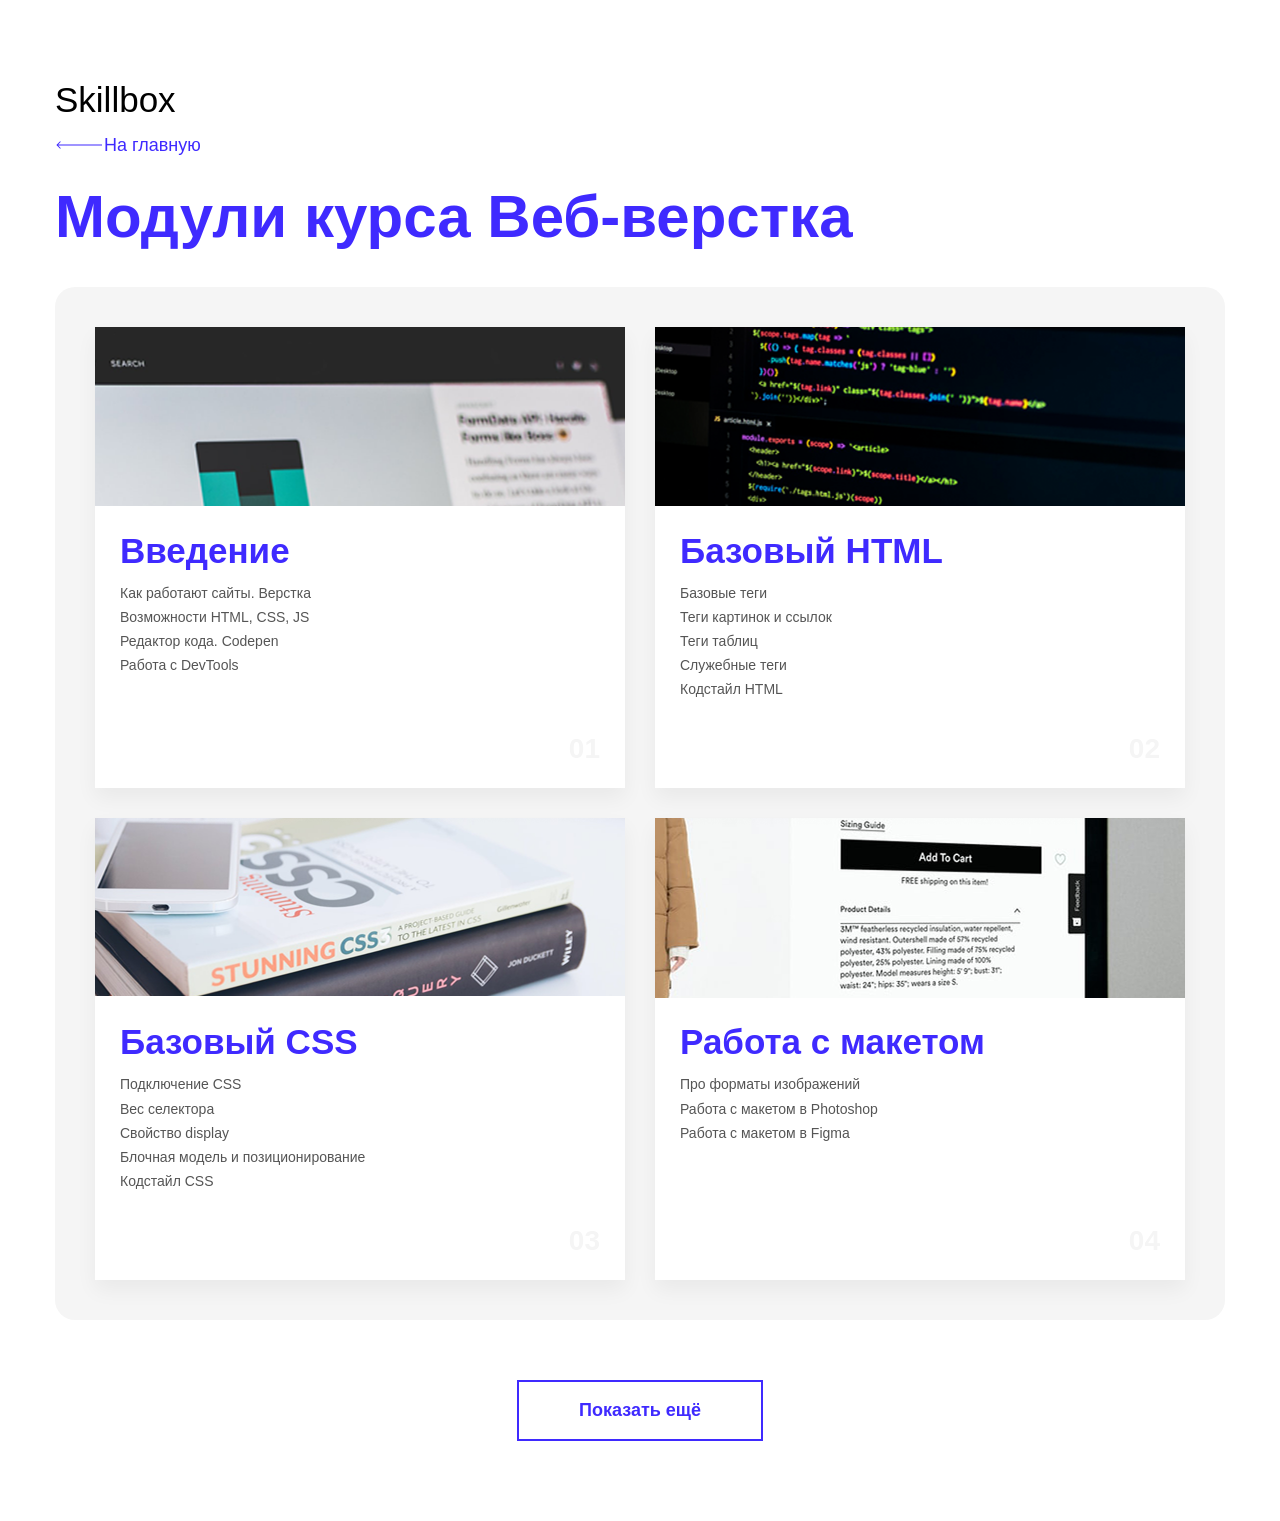
<file: Практическая работа 5/modules.html>
<!DOCTYPE html>
<html lang="ru">
<head>
  <meta charset="UTF-8">
  <meta name="viewport" content="width=device-width, initial-scale=1.0">
  <title>Модули курса Веб-верстка</title>
  <link rel="stylesheet" href="css/normalize.css">
  <link rel="stylesheet" href="css/style.css">
</head>
<body>
  <div class="container">
    <a href="index.html" class="logo-small">Skillbox</a>
    <div class="back-link">
      <a href="index.html" class="back-link__arrow">На главную</a>
    </div>
    <h1 class="page-title-mod">Модули курса Веб-верстка</h1>
    <ul class="modules-list">
      <li class="module-card module-card--1">
        <h2 class="module-card__title">Введение</h2>
        <ul class="module-card__lessons">
          <li>Как работают сайты. Верстка</li>
          <li>Возможности HTML, CSS, JS</li>
          <li>Редактор кода. Codepen</li>
          <li>Работа с DevTools</li>
        </ul>
        <div class="module-card__number">01</div>
      </li>
      <li class="module-card module-card--2">
        <h2 class="module-card__title">Базовый HTML</h2>
        <ul class="module-card__lessons">
          <li>Базовые теги</li>
          <li>Теги картинок и ссылок</li>
          <li>Теги таблиц</li>
          <li>Служебные теги</li>
          <li>Кодстайл HTML</li>
        </ul>
        <div class="module-card__number">02</div>
      </li>
      <li class="module-card module-card--3">
        <h2 class="module-card__title">Базовый CSS</h2>
        <ul class="module-card__lessons">
          <li>Подключение CSS</li>
          <li>Вес селектора</li>
          <li>Свойство display</li>
          <li>Блочная модель и позиционирование</li>
          <li>Кодстайл CSS</li>
        </ul>
        <div class="module-card__number">03</div>
      </li>
      <li class="module-card module-card--4">
        <h2 class="module-card__title">Работа с макетом</h2>
        <ul class="module-card__lessons">
          <li>Про форматы изображений</li>
          <li>Работа с макетом в Photoshop</li>
          <li>Работа с макетом в Figma</li>
        </ul>
        <div class="module-card__number">04</div>
      </li>
    </ul>
    <div class="show-more">
      <a href="#" class="show-more__link">Показать ещё</a>
    </div>
  </div>
</body>
</html>
</file>
<file: Практическая работа 3/css/style.css>
html {
	box-sizing: border-box;
}

*,
*::before,
*::after {
	box-sizing: inherit;
}

a {
	color: inherit;
	text-decoration: none;
}

img {
	max-width: 100%;
}

body {
	font-family: 'font', sans-serif;
}

.main-content{
  display: flex;
  flex-direction: column;
  align-items: center;
  justify-content: center;
  min-height: 100vh;
  color: #fff;
  background-color: #070217;
}

.logo{
  display: inline-block;
  margin-bottom: 50px;
}

.links{
  margin-bottom: 50px;
}

.link{
  display: inline-block;
  padding: 24px 49px;
}

.link:not(:last-child){
  margin-right: 25px;
}

.container{
  margin: 0 auto;
  padding: 80px 0;
  width: 1170px;
}

.page-title{
  margin-top: 0;
  margin-bottom: 40px;
}

.section-title{
  margin-top: 0;
  margin-bottom: 10px;
}

.subsect-title{
  margin-top: 0;
  margin-bottom: 10px;
}

.text{
  margin-top: 0;
  margin-bottom: 40px;
  width: 872px;
}

.gray-box{
  border-radius: 20px;
  padding: 30px;
  background-color: #f3f3f3;
}

.gray-box:not(:last-child){
  margin-bottom: 40px;
}

.gray-box .text{
  margin-bottom: 10px;
  width: 692px;
}

.toc{
  margin: 0;
  padding-left: 15px;
}

.toc-item:not(:last-child){
  margin-bottom: 20px;
}

.screen{
  margin-bottom: 40px;
}

.screen-figure{
  display: inline-block;
  margin: 0 0 40px 0;
  width: 872px;
}
</file>
<file: Практическая работа 4/css/style.css>
html {
	box-sizing: border-box;
}

*,
*::before,
*::after {
	box-sizing: inherit;
}

a {
	color: inherit;
	text-decoration: none;
}

img {
	max-width: 100%;
}

body {
	font-family: Arial, Verdana, sans-serif;
}

.main-content{
  display: flex;
  flex-direction: column;
  align-items: center;
  justify-content: center;
  min-height: 100vh;
  color: #fff;
  background-color: #070217;
}

.logo{
  display: inline-block;
  margin-bottom: 50px;
}

.links{
  margin-bottom: 50px;
}

.link{
  display: inline-block;
  padding: 24px 49px;
  font-weight: 700;
  font-size: 18px;
  background-color: #3f2aff;
}

.link:not(:last-child){
  margin-right: 25px;
}

.download-link{
  padding-left: 28px;
  font-weight: 700;
  font-size: 18px;
  color: #3f2aff;
  background-image: url("../img/download.png");
  background-repeat: no-repeat;
  background-position: left center;
}

.container{
  margin: 0 auto;
  padding: 80px 0;
  width: 1170px;
}

.page-title{
  margin-top: 0;
  margin-bottom: 40px;
  font-weight: 400;
  font-size: 60px;
  line-height: 60px;
  color: #333;
}

.section-title{
  margin-top: 0;
  margin-bottom: 10px;
  font-size: 40px;
  line-height: 46px;
  color: #333;
}

.subsect-title{
  margin-top: 0;
  margin-bottom: 10px;
  font-weight: 400;
  font-size: 30px;
  line-height: 34px;
  color: #333;
}

.text{
  margin-top: 0;
  margin-bottom: 40px;
  width: 872px;
  font-weight: 400;
  font-size: 20px;
  line-height: 32px;
  color: #333;
}

.highlight{
  padding: 50px 95px;
  width: 100%;
  border-radius: 20px;
  font-weight: 700;
  font-size: 30px;
  color: #fff;
  background-color: #3f2aff;
}

.gray-box{
  padding: 30px;
  border-radius: 20px;
  background-color: #f3f3f3;
  background-repeat: no-repeat;
  background-position: right center;
  background-size: auto 100%;
}

.gray-box:not(:last-child){
  margin-bottom: 40px;
}

.gray-box .text{
  margin-bottom: 10px;
  width: 692px;
}

.gray-box-content{
  background-image: url(../img/decorate-1.png);
}

.gray-box-summary{
  background-image: url(../img/decorate-2.png);
}

.toc{
  margin: 0;
  padding-left: 15px;
}

.toc-item{
  margin-bottom: 20px;
}

.toc-item:not(:last-child){
  margin-bottom: 20px;
}

.toc-item::marker{
  color: #3f2aff;
}

.toc-item a{
  border-bottom: 1px solid #3f2aff;
  font-size: 20px;
  color: #3f2aff;
}

.screen{
  margin-bottom: 40px;
}

.screen-figure{
  display: inline-block;
  margin: 0 0 40px 0;
  width: 872px;
}

figure{
  font-size: 0;
}

figcaption{
  border: 1px solid #b6b6b6;
  border-top: none;
  padding: 19px 0;
  font-weight: 400;
  font-size: 14px;
  text-align: center;
}
</file>
<file: Практическая работа 5/css/style.css>
html {
	box-sizing: border-box;
}

*,
*::before,
*::after {
	box-sizing: inherit;
}

a {
	color: inherit;
	text-decoration: none;
}

img {
	max-width: 100%;
}

body {
	font-family: Arial, Verdana, sans-serif;
}

.main-content{
  display: flex;
  flex-direction: column;
  align-items: center;
  justify-content: center;
  min-height: 100vh;
  color: #fff;
  background-color: #070217;
}

.logo{
  display: inline-block;
  margin-bottom: 50px;
}

.links{
  margin-bottom: 50px;
}

.link{
  display: inline-block;
  padding: 24px 49px;
  font-weight: 700;
  font-size: 18px;
  background-color: #3f2aff;
}

.link:not(:last-child){
  margin-right: 25px;
}

.download-link{
  padding-left: 28px;
  font-weight: 700;
  font-size: 18px;
  color: #3f2aff;
  background-image: url("../img/download.png");
  background-repeat: no-repeat;
  background-position: left center;
}

.container{
  margin: 0 auto;
  padding: 80px 0;
  width: 1170px;
}

.page-title{
  margin-top: 0;
  margin-bottom: 40px;
  font-weight: 400;
  font-size: 60px;
  line-height: 60px;
  color: #333;
}

.section-title{
  margin-top: 0;
  margin-bottom: 10px;
  font-size: 40px;
  line-height: 46px;
  color: #333;
}

.subsect-title{
  margin-top: 0;
  margin-bottom: 10px;
  font-weight: 400;
  font-size: 30px;
  line-height: 34px;
  color: #333;
}

.text{
  margin-top: 0;
  margin-bottom: 40px;
  width: 872px;
  font-weight: 400;
  font-size: 20px;
  line-height: 32px;
  color: #333;
}

.highlight{
  padding: 50px 95px;
  width: 100%;
  border-radius: 20px;
  font-weight: 700;
  font-size: 30px;
  color: #fff;
  background-color: #3f2aff;
}

.gray-box{
  padding: 30px;
  border-radius: 20px;
  background-color: #f3f3f3;
  background-repeat: no-repeat;
  background-position: right center;
  background-size: auto 100%;
}

.gray-box:not(:last-child){
  margin-bottom: 40px;
}

.gray-box .text{
  margin-bottom: 10px;
  width: 692px;
}

.gray-box-content{
  background-image: url(../img/decorate-1.png);
}

.gray-box-summary{
  background-image: url(../img/decorate-2.png);
}

.toc{
  margin: 0;
  padding-left: 15px;
}

.toc-item{
  margin-bottom: 20px;
}

.toc-item:not(:last-child){
  margin-bottom: 20px;
}

.toc-item::marker{
  color: #3f2aff;
}

.toc-item a{
  border-bottom: 1px solid #3f2aff;
  font-size: 20px;
  color: #3f2aff;
}

.screen{
  margin-bottom: 40px;
}

.screen-figure{
  display: inline-block;
  margin: 0 0 40px 0;
  width: 872px;
}

figure{
  font-size: 0;
}

figcaption{
  border: 1px solid #b6b6b6;
  border-top: none;
  padding: 19px 0;
  font-weight: 400;
  font-size: 14px;
  text-align: center;
}

/*для modules*/
.logo-small{
  display: inline-block;
  margin-bottom: 15px;
  font-size: 35px;
}

.back-link {
  margin-bottom: 30px;
}

.back-link__arrow {
  display: inline-block;
  padding-left: 49px;
  border-bottom: 1px solid transparent;
  text-decoration: none;
  font-weight: 400;
  font-size: 18px;
  color: #3f2aff;
  background-image: url(../img/arrow.png);
  background-repeat: no-repeat;
  background-position: left center;
  background-size: 48px 11px;
  transition: border-color 0.2s;
}

.back-link__arrow:hover {
  border-bottom-color: #3f2aff;
}

.page-title-mod{
  margin-top: 0;
  margin-bottom: 40px;
  font-weight: 600;
  font-size: 60px;
  line-height: 60px;
  color: #3f2aff;
}

.modules-list {
  display: grid;
  grid-template-columns: repeat(2, 1fr);
  gap: 30px;
  margin: 0 0 60px 0;
  padding: 40px;
  border-radius: 20px;
  list-style: none;
  background-color: #f5f5f5;
}

.module-card {
  position: relative;
  display: flex;
  padding: 30px 25px 25px 25px;
  flex-direction: column;
  min-height: 380px;
  box-shadow: 0 10px 20px rgba(0, 0, 0, 0.05);
  background-color: #fff;
  background-repeat: no-repeat;
  background-position: right top;
  background-size: auto;
  transition: transform 0.2s, box-shadow 0.2s;
}

.module-card--1 {
  background-image: url(../img/module1.png);
}

.module-card--2 {
  background-image: url(../img/module2.png);
}

.module-card--3 {
  background-image: url(../img/module3.png);
}

.module-card--4 {
  background-image: url(../img/module4.png);
}

.module-card__title {
  margin: 180px 0 20px 0;
  font-weight: 700;
  font-size: 35px;
  line-height: 28px;
  color: #3f2aff;
}

.module-card__lessons {
  margin: 0 0 30px 0;
  padding-left: 0;
  flex: 1;
  font-size: 14px;
  list-style: none;
  color: #555;
}

.module-card__lessons li {
  margin-bottom: 8px;
}

.module-card__number {
  margin-top: auto;
  font-weight: 700;
  font-size: 28px;
  line-height: 1;
  color: #f5f5f5;
  text-align: right;
}

.show-more {
  text-align: center;
  margin-top: 20px;
}

.show-more__link {
  display: inline-block;
  padding: 18px 60px;
  border: 2px solid #3f2aff;
  font-weight: 700;
  font-size: 18px;
  color: #3f2aff;
  text-decoration: none;
  background-color: transparent;
  transition: background-color 0.2s, color 0.2s;
}
</file>
<file: Практическая работа 7/css/style.css>
html {
    box-sizing: border-box;
}

*,
*::before,
*::after {
    margin: 0;
    padding: 0;
    box-sizing: border-box;
}

body {
    font-family: 'Segoe UI', 'Roboto', system-ui, -apple-system, 'Helvetica Neue', sans-serif;
    background-color: #f8f9fc;
    color: #1e2a3a;
    line-height: 1.4;
}

.container {
    max-width: 1200px;
    margin: 0 auto;
    padding: 0 15px;
    width: 100%;
}

section {
    margin-bottom: 70px;
}

.section-title {
    font-size: 36px;
    font-weight: 400;
    margin-bottom: 30px;
    margin-left: 30px;
    letter-spacing: -0.3px;
    color: #1f2e3a;
}

.section-descr {
    font-size: 18px;
    line-height: 1.55;
    color: #3a4a5c;
    max-width: 90%;
}

ul, ol {
    list-style: none;
}

a {
    text-decoration: none;
    transition: 0.2s ease;
}

.btn {
    display: inline-block;
    border: 1px solid #cc9966;
    background-color: transparent;
    padding: 9px 20px;
    font-size: 14px;
    font-weight: 500;
    border-radius: 10px;
    cursor: pointer;
    transition: 0.25s;
    font-family: inherit;
    background-color: white;
    color: #cc9966;
}
.btn:hover {
    background-color: #cc9966;
    color: white;
}

/*ШАПКА*/
header {
    margin-top: 20px;
    margin-bottom: 40px;
}

.header-container {
    display: flex;
    flex-wrap: wrap;
    align-items: center;
    justify-content: space-between;
    gap: 15px 20px;
}

.header-logo-link {
    flex-shrink: 0;
}

.logo-bg {
    display: block;
    width: 320px;           
    height: 60px;           
    background-image: url('../img/logo.png');
    background-size: contain;
    background-repeat: no-repeat;
    background-position: left;
    border-radius: 12px;
}

.phone-number {
    font-size: 20px;
    font-weight: 500;
    color: #2c3e4e;
    margin-right: auto;
}

.account-link {
    background: url('../img/header-icon.png') left center no-repeat;
    padding-left: 26px;
    font-size: 16px;
    font-weight: 500;
    color: #cc9966;
}

.header-nav {
  width: auto; 
  order: 2;    
  margin-top: 0; 
}

.nav-list {
  display: flex;
  flex-wrap: wrap;
  gap: 25px; 
  align-items: center;
  justify-content: flex-start;
  margin: 0; 
  padding: 0; 
}

.nav-link {
  font-size: 15px;
  font-weight: 500;
  color: #2c3e4e;
  text-decoration: none;
  transition: color 0.2s;
  position: relative;
}

.nav-link:hover {
  color: #cc9966;
}

.nav-link::after {
  content: '';
  position: absolute;
  bottom: -5px;
  left: 0;
  width: 0;
  height: 2px;
  background: #cc9966;
  transition: width 0.3s;
}

.nav-link:hover::after {
  width: 100%;
}

.header-buttons {
  display: flex;
  flex-wrap: nowrap; 
  gap: 15px;
  margin-left: auto; 
  order: 2; 
  align-items: center; 
}

.header-btn {
  background-color: white;
  border: 1.5px solid #cc9966;
  border-radius: 10px;
  padding: 12px 28px;
  font-size: 14px;
  font-weight: 500;
  color: #cc9966;
  cursor: pointer;
  transition: all 0.3s;
  font-family: inherit;
}

.header-btn:hover {
  background-color: #cc9966;
  color: white;
  transform: translateY(-2px);
  box-shadow: 0 4px 12px rgba(204, 153, 102, 0.3);
}

/*СПЕЦПРЕДЛОЖЕНИЯ*/
.special-offers {
    margin-bottom: 70px;
}

.special-grid {
    display: flex;
    flex-wrap: wrap;
    gap: 24px;
}

.special-left-col {
    flex: 2; 
    min-width: 300px;
    display: flex;
    flex-direction: column;
    gap: 24px;
}

.special-right-col {
    flex: 1; 
    min-width: 600px;
}

.special-card {
    position: relative;
    border-radius: 16px; 
    background-size: cover;
    background-position: center;
    background-repeat: no-repeat;
    padding: 30px;
    display: flex;
    flex-direction: column;
    justify-content: flex-end; 
    align-items: flex-start;   
    overflow: hidden;          
    transition: transform 0.3s ease, box-shadow 0.3s ease;
    color: white;
    cursor: pointer;
}

.special-card::before {
    content: none; 
}
.special-card {
    background-blend-mode: normal; 
}

.special-card h3,
.special-card .price-tag,
.special-card .special-link {
    position: relative;
    z-index: 1;
}

.special-card h3 {
    font-size: 48px;           
    line-height: 1.25;
    font-weight: 600;         
    color: #ffffff;
    margin-bottom: 8px;       
    text-shadow: 0 2px 4px rgba(0,0,0,0.3);
    position: relative;
    z-index: 1;
}

.special-card .price-tag {
    font-size: 28px;
    font-weight: 300;          
    color: #f0f0f0;           
    margin-bottom: 20px;       
    opacity: 0.95;
    position: relative;
    z-index: 1;
}

.special-link {
    color: #ffd966;            
    font-weight: 400;
    font-size: 16px;
    text-transform: none;
    display: inline-flex;
    align-items: center;
    gap: 6px;
    transition: gap 0.25s ease;
    position: relative;
    z-index: 1;
}

.special-link:hover {
    gap: 10px;            
    color: #fff;           
}

.special-link::after {
    content: ">";          
    font-size: 30px;
}

.card-maldives {
    height: 258px;     
    background-image: url('../img/g_1.png');
}

.card-hot {
    height: 258px;    
    background-image: url('../img/g_3.png');
}

.card-lux {
    background-image: url('../img/g_2.jpg');
}

/*УСЛУГИ*/
.services-list {
    display: flex;
    flex-wrap: wrap;
    gap: 30px;
    margin-top: 10px;
}

.services-item {
    flex: 1 1 calc(50% - 15px); 
    min-width: 220px;           
    background-color: white;
    border-radius: 20px;
    overflow: hidden;
    box-shadow: 0 8px 18px rgba(0, 0, 0, 0.03);
    transition: 0.2s;
}

.service-block {
    display: flex;
    flex-direction: column;
    height: 100%;
}

.service-block-img {
    width: 100%;
    height: 180px;
    object-fit: cover;
    background: #cbdbe0;
}

.service-block-text {
    padding: 22px 18px 28px;
}

.service-block-title a {
    font-size: 22px;
    font-weight: 600;
    color: #cc9966;
    margin-bottom: 12px;
    display: inline-block;
}

.service-block-descr {
    font-size: 16px;
    line-height: 1.5;
    color: #3c4e62;
}

.service-block-title a::after {
    content: ">";
    margin-left: 8px;
    display: inline-block;
    opacity: 0.5;
    transition: transform 0.3s ease, opacity 0.3s ease;
    vertical-align: 1px; 
}

.service-block-title a:hover {
    color: #b38550;
}

.service-block-title a:hover::after {
    transform: translateX(4px);
    opacity: 1;
}

/*ПРЕИМУЩЕСТВА*/
.advantages-list {
    display: flex;
    flex-wrap: wrap;
    gap: 28px;
}

.advantages-item {
    flex: 1 1 calc(25% - 28px);
    min-width: 220px;
    background: white;
    border-radius: 20px;
    padding: 32px 20px;
    box-shadow: 0 8px 20px rgba(0,0,0,0.03);
    text-align: center;
    background-repeat: no-repeat;
    background-position: top 10px center;
    background-size: 50px 50px;
    padding-top: 80px;
    text-align: left;
}

.advantages-item:nth-child(1) { 
    background-image: url('../img/i_1.png'); 
}

.advantages-item:nth-child(2) {
     background-image: url('../img/i_2.png'); 
}

.advantages-item:nth-child(3) { 
    background-image: url('../img/i_3.png'); 
}

.advantages-item:nth-child(4) { 
    background-image: url('../img/i_4.png'); 
}

.advantages-item:nth-child(5) { 
    background-image: url('../img/i_5.png'); 
}

.advantages-item:nth-child(6) { 
    background-image: url('../img/i_6.png'); 
}

.advantages-item:nth-child(7) { 
    background-image: url('../img/i_7.png'); 
}

.advantages-item:nth-child(8) { 
    background-image: url('../img/i_8.png'); 
}

/*РАЗМЕЩЕНИЕ*/
.placement-list {
    display: flex;
    flex-wrap: wrap;
    gap: 24px;
}

.placement-item {
    flex: 1 1 calc(33.333% - 24px);
    min-width: 260px;
    background-color: white;
    border-radius: 22px;
    overflow: hidden;
    box-shadow: 0 10px 20px rgba(0,0,0,0.05);
    transition: 0.2s;
}

.placement-block {
    display: flex;
    flex-direction: column;
    height: 100%;
}

.placement-block-img {
    width: 100%;
    height: 210px;
    object-fit: cover;
    background: #a0b8ce;
}

.placement-block-text {
    padding: 20px 20px 18px;
}

.placement-price {
    display: flex;
    flex-wrap: wrap;
    align-items: baseline;
    gap: 4px;
    margin-bottom: 12px;
    font-weight: 500;
}

.from {
    font-size: 14px;
    color: #657e9a;
}

.price {
    font-size: 26px;
    font-weight: 700;
    color: #1f2e3a;
}

.night {
    font-size: 14px;
    color: #657e9a;
}

.placement-block-title {
    font-size: 18px;
    font-weight: 700;
    margin-bottom: 5px;
    color: #2c3e50;
}

.placement-block-descr {
    font-size: 14px;
    color: #6b7e93;
    display: block;
    margin-bottom: 18px;
}

.placement-btn {
    width: calc(100% - 40px);
    margin: 0 20px 24px 20px;
    padding: 12px 24px;
    text-align: center;
    background-color: white;
}

.placement-link-block {
    min-height: 380px;
    display: flex;
    align-items: center;
    justify-content: center;
    text-align: center;
    border-radius: 22px;
    background-image: url('../img/m_9.png');
}

.placement-link {
    font-size: 20px;
    font-weight: 600;
    color: #fff;
    display: flex;
    flex-direction: column;
    align-items: center;
}

.placement-link::after {
    content: ">";
    font-size: 28px;
    font-weight: bold;
}
</file>
<file: Практическая работа 8/css/style.css>
html {
    box-sizing: border-box;
}

*,
*::before,
*::after {
    margin: 0;
    padding: 0;
    box-sizing: border-box;
}

body {
    font-family: 'Segoe UI', 'Roboto', system-ui, -apple-system, 'Helvetica Neue', sans-serif;
    background-color: #f8f9fc;
    color: #1e2a3a;
    line-height: 1.4;
}

.container {
    max-width: 1200px;
    margin: 0 auto;
    padding: 0 15px;
    width: 100%;
}

section {
    margin-bottom: 70px;
}

.section-title {
    font-size: 36px;
    font-weight: 400;
    margin-bottom: 16px;
    margin-left: 30px;
    letter-spacing: -0.3px;
    color: #1f2e3a;
}

.section-descr {
    font-size: 18px;
    line-height: 1.8;
    color: #3a4a5c;
    max-width: 90%;
}

ul, ol {
    list-style: none;
}

a {
    text-decoration: none;
    transition: 0.2s ease;
}

.btn {
    display: inline-block;
    border: 1px solid #cc9966;
    background-color: transparent;
    padding: 9px 20px;
    font-size: 14px;
    font-weight: 500;
    border-radius: 10px;
    cursor: pointer;
    transition: 0.25s;
    font-family: inherit;
    background-color: white;
    color: #cc9966;
}
.btn:hover {
    background-color: #cc9966;
    color: white;
}

/*ШАПКА*/
header {
    margin-top: 20px;
    margin-bottom: 40px;
}

.header-container {
    display: flex;
    flex-wrap: wrap;
    align-items: center;
    justify-content: space-between;
    gap: 15px 20px;
}

.header-logo-link {
    flex-shrink: 0;
}

.logo-bg {
    display: block;
    width: 320px;           
    height: 60px;           
    background-image: url('../img/logo.png');
    background-size: contain;
    background-repeat: no-repeat;
    background-position: left;
    border-radius: 12px;
}

.phone-number {
    font-size: 20px;
    font-weight: 500;
    color: #2c3e4e;
    margin-right: auto;
}

.account-link {
    background: url('../img/header-icon.png') left center no-repeat;
    padding-left: 26px;
    font-size: 16px;
    font-weight: 500;
    color: #cc9966;
}

.header-menu-wrapper {
    background-color: #ffffff;
    border-radius: 14px;
    padding: 10px 24px;
    display: flex;
    flex-wrap: wrap;
    align-items: center;
    gap: 25px;
    margin-left: 0; 
    box-shadow: 0 4px 12px rgba(0, 0, 0, 0.04); 
}

.header-nav {
    width: auto;
    margin-top: 0;
}

.nav-list {
  display: flex;
  flex-wrap: wrap;
  gap: 25px; 
  align-items: center;
  justify-content: flex-start;
  margin: 0; 
  padding: 0; 
  gap: 20px;
}

.nav-link {
  font-size: 16px;
  font-weight: 500;
  color: #2c3e4e;
  text-decoration: none;
  transition: color 0.2s;
  position: relative;
}

.nav-link:hover {
  color: #cc9966;
}

.nav-link::after {
  content: '';
  position: absolute;
  bottom: -5px;
  left: 0;
  width: 0;
  height: 2px;
  background: #cc9966;
  transition: width 0.3s;
}

.nav-link:hover::after {
  width: 100%;
}

.header-buttons {
    display: flex;
    flex-wrap: nowrap;
    gap: 20px;
    align-items: center;
    margin-left: 254px; 
}

.header-btn {
    background-color: transparent;
    border: 1.5px solid #cc9966;
    color: #cc9966;
    border-radius: 10px;
    padding: 12px 28px;
    font-size: 16px;
    font-weight: 500;
    color: #cc9966;
    cursor: pointer;
    transition: all 0.3s;
    font-family: inherit;
}
.header-btn:hover {
    background-color: #cc9966;
    color: white;
    transform: translateY(-2px);
    box-shadow: 0 4px 12px rgba(204, 153, 102, 0.3);
}

/*СПЕЦПРЕДЛОЖЕНИЯ*/
.special-offers {
    margin-bottom: 70px;
}

.special-grid {
    display: flex;
    flex-wrap: wrap;
    gap: 24px;
}

.special-left-col {
    flex: 2; 
    min-width: 300px;
    display: flex;
    flex-direction: column;
    gap: 24px;
}

.special-right-col {
    flex: 1; 
    min-width: 600px;
}

.special-card {
    position: relative;
    border-radius: 16px; 
    background-size: cover;
    background-position: center;
    background-repeat: no-repeat;
    padding: 30px 30px 30px 40px;
    display: flex;
    flex-direction: column;
    justify-content: flex-end; 
    align-items: flex-start;   
    overflow: hidden;          
    transition: transform 0.3s ease, box-shadow 0.3s ease;
    color: white;
    cursor: pointer;
}

.special-card::before {
    content: '';
    position: absolute;
    top: 0;
    left: 0;
    width: 100%;
    height: 100%;
    background: linear-gradient(to right, rgba(45, 50, 60, 0.85) 0%, rgba(45, 50, 60, 0.15) 40%, transparent 70%);
    z-index: 0;
    border-radius: 16px;
    pointer-events: none; 
}

.special-card {
    background-blend-mode: normal; 
}

.special-card h3,
.special-card .price-tag,
.special-card .special-link {
    position: relative;
    z-index: 1;
}

.special-card h3 {
    font-size: 44px;           
    line-height: 1.1;
    font-weight: 650;         
    color: #ffffff;
    margin-bottom: 16px;       
    text-shadow: 0 2px 4px rgba(0,0,0,0.3);
    position: relative;
    z-index: 1;
}

.special-card .price-tag {
    font-size: 20px;
    font-weight: 300;          
    color: rgba(255, 255, 255, 0.9);           
    margin-bottom: 18px;       
    opacity: 0.95;
    position: relative;
    z-index: 1;
}

.special-link {
    display: inline-flex;
    color: #ffd966;            
    font-weight: 400;
    font-size: 18px;
    text-transform: none;
    align-items: center;
    gap: 6px;
    transition: gap 0.25s ease;
    position: relative;
    z-index: 1;
}

.special-link:hover {
    gap: 10px;            
    color: #fff;           
}

.special-link::after {
    content: ">";          
    font-size: 30px;
}

.card-maldives {
    height: 258px;     
    background-image: url('../img/g_1.png');
}

.card-hot {
    height: 258px;    
    background-image: url('../img/g_3.png');
}

.card-lux {
    background-image: url('../img/g_2.jpg');
}

/*УСЛУГИ*/
.services-list {
    display: flex;
    flex-wrap: wrap;
    gap: 30px;
    margin-top: 10px;
}

.services-item {
    flex: 1 1 calc(50% - 15px); 
    min-width: 220px;           
    background-color: white;
    border-radius: 20px;
    overflow: hidden;
    box-shadow: 0 8px 18px rgba(0, 0, 0, 0.03);
    transition: 0.2s;
}

.service-block {
    display: flex;
    flex-direction: column;
    height: 100%;
}

.service-block-img {
    width: 100%;
    height: 180px;
    object-fit: cover;
    background: #cbdbe0;
}

.service-block-text {
    padding: 22px 40px 28px;
}

.service-block-title a {
    font-size: 22px;
    font-weight: 600;
    color: #cc9966;
    margin-bottom: 12px;
    display: inline-block;
}

.service-block-descr {
    font-size: 17px;
    line-height: 1.8;
    color: #1e2a3a;
}

.service-block-title a::after {
    display: inline-block;
    content: ">";
    font-size: 30px;
    font-weight: bold;
    margin-left: 6px;
}

.service-block-title a:hover {
    color: #b38550;
}

.service-block-title a:hover::after {
    transform: translateX(4px);
    opacity: 1;
}

/*ПРЕИМУЩЕСТВА*/
.advantages-list {
    display: flex;
    flex-wrap: wrap;
    gap: 28px;
}

.advantages-item {
    flex: 1 1 calc(25% - 28px);
    min-width: 220px;
    background: white;
    border-radius: 20px;
    padding: 32px 40px;
    box-shadow: 0 8px 20px rgba(0,0,0,0.03);
    text-align: center;
    background-repeat: no-repeat;
    background-position: top 38px left 40px;
    background-size: 50px 50px;
    padding-top: 100px;
    text-align: left;
    line-height: 1.8;
}

.advantages-item:nth-child(1) { 
    background-image: url('../img/i_1.png'); 
}

.advantages-item:nth-child(2) {
     background-image: url('../img/i_2.png'); 
}

.advantages-item:nth-child(3) { 
    background-image: url('../img/i_3.png'); 
}

.advantages-item:nth-child(4) { 
    background-image: url('../img/i_4.png'); 
}

.advantages-item:nth-child(5) { 
    background-image: url('../img/i_5.png'); 
}

.advantages-item:nth-child(6) { 
    background-image: url('../img/i_6.png'); 
}

.advantages-item:nth-child(7) { 
    background-image: url('../img/i_7.png'); 
}

.advantages-item:nth-child(8) { 
    background-image: url('../img/i_8.png'); 
}

/*РАЗМЕЩЕНИЕ*/
.placement-list {
    display: flex;
    flex-wrap: wrap;
    gap: 24px;
}

.placement-item {
    flex: 1 1 calc(33.333% - 24px);
    min-width: 260px;
    background-color: white;
    border-radius: 22px;
    overflow: hidden;
    box-shadow: 0 10px 20px rgba(0,0,0,0.05);
    transition: 0.2s;
}

.placement-block {
    display: flex;
    flex-direction: column;
    height: 100%;
}

.placement-block-img {
    width: 100%;
    height: 210px;
    object-fit: cover;
    background: #a0b8ce;
}

.placement-block-text {
    padding: 20px 20px 18px 45px;
}

.placement-price {
    display: flex;
    flex-wrap: wrap;
    align-items: baseline;
    gap: 4px;
    margin-bottom: 12px;
    font-weight: 500;
}

.from {
    font-size: 16px;
    color: #657e9a;
}

.price {
    font-size: 26px;
    font-weight: 700;
    color: #1f2e3a;
}

.night {
    font-size: 16px;
    color: #657e9a;
}

.placement-block-title {
    font-size: 18px;
    font-weight: 700;
    margin-bottom: 5px;
    color: #2c3e50;
}

.placement-block-descr {
    font-size: 18px;
    color: #6b7e93;
    display: block;
    margin-bottom: 6px;
}

.placement-btn {
    width: 100px; 
    padding: 10px 18px; 
    font-size: 16px; 
    margin: 0 0 45px 45px; 
    text-align: center;
    background-color: white;
    border-radius: 8px;
}

.placement-link-block {
    min-height: 380px;
    display: flex;
    flex-direction: column;
    justify-content: flex-end; 
    align-items: center;
    text-align: center;
    border-radius: 22px;
    background-image: url('../img/m_9.png');
    background-size: cover; 
    background-position: center;
    background-repeat: no-repeat; 
    padding-bottom: 30px; 
}

.placement-link {
    font-size: 20px;
    font-weight: 400;
    color: #fff;
    display: inline-flex; 
    flex-direction: row; 
    align-items: center; 
    gap: 8px; 
}

.placement-link::after {
    content: ">";
    font-size: 24px;
    font-weight: bold;
    line-height: 1; 
    display: inline-block; 
}

.placement-rating {
    display: flex;
    gap: 4px; 
    margin-bottom: 8px; 
    margin-left: 30px;
    font-size: 22px; 
    line-height: 1;
}

.star {
    color: #e0e0e0; 
    cursor: default;
}

.star.filled {
    color: #ffc107;
    text-shadow: 0px 0px 1px rgba(255, 193, 7, 0.4);
}

.placement-item:hover .star.filled {
    color: #cc9966; 
}
</file>
